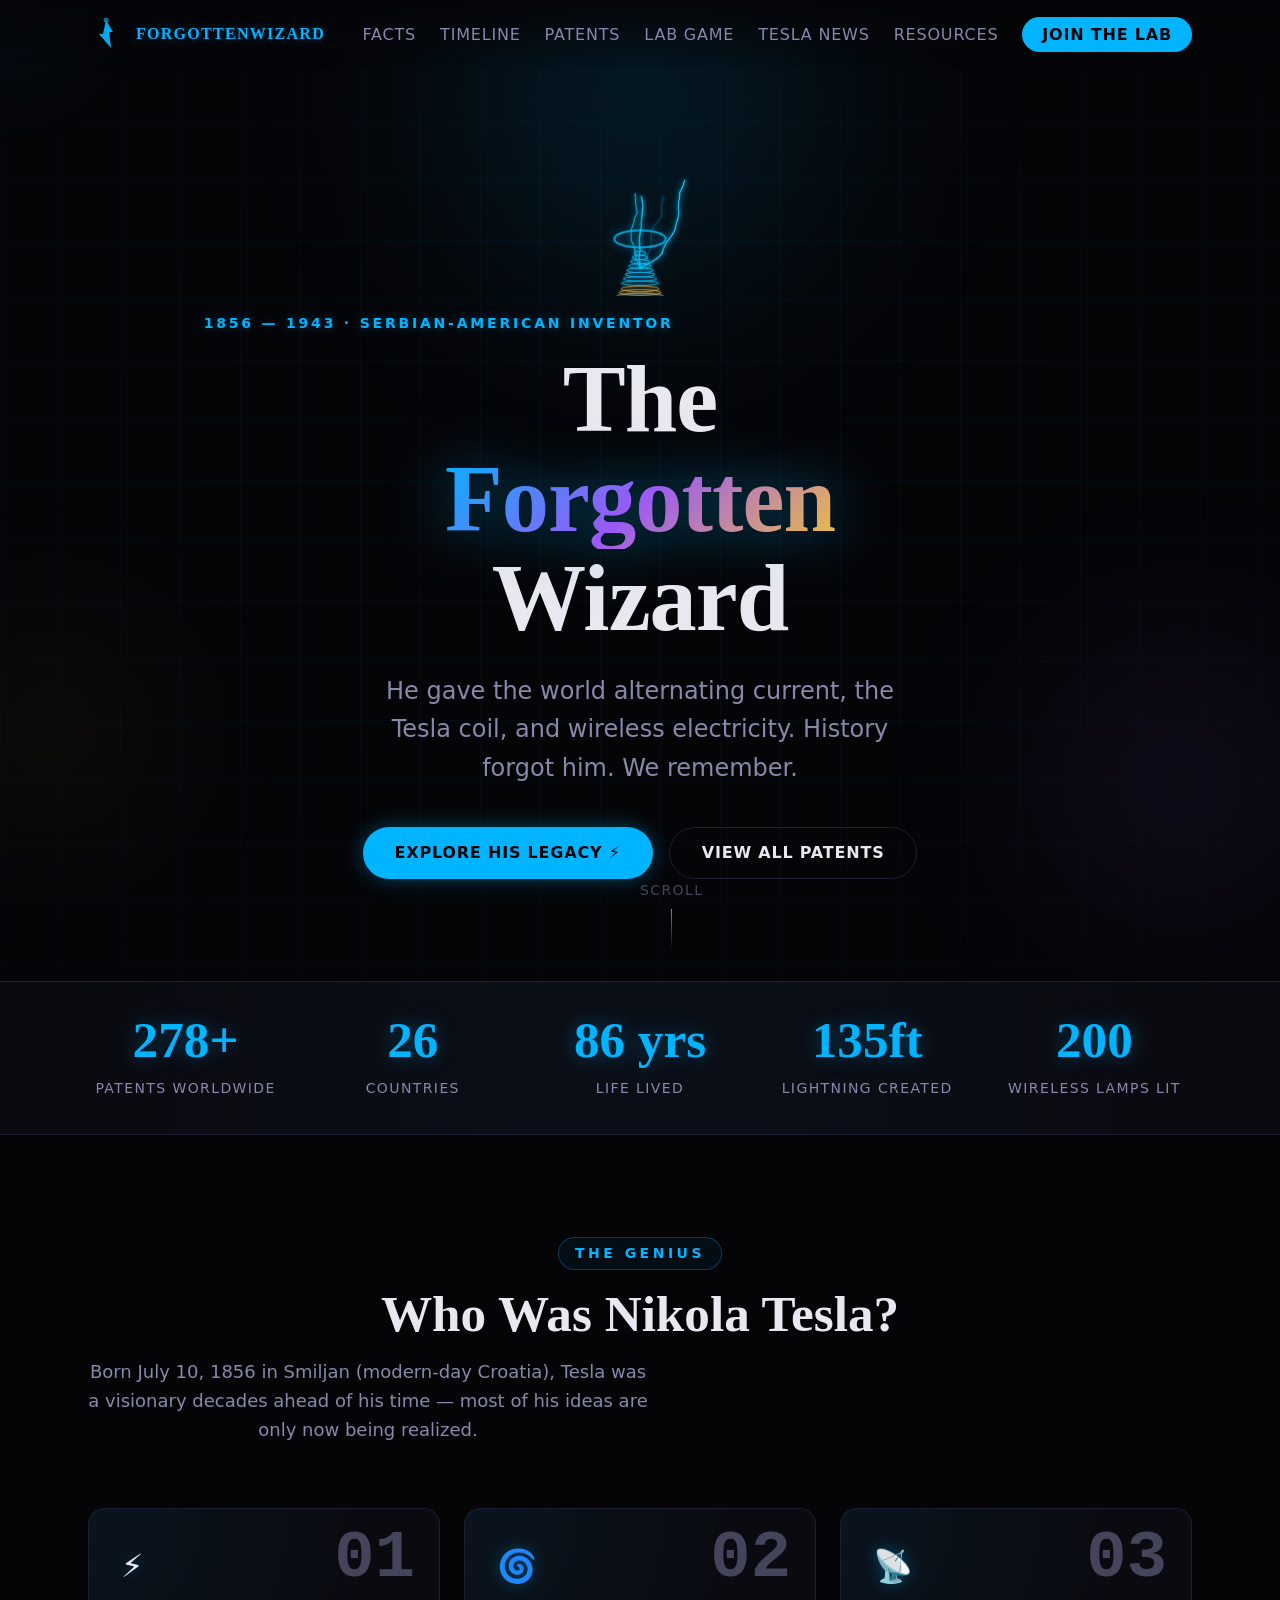
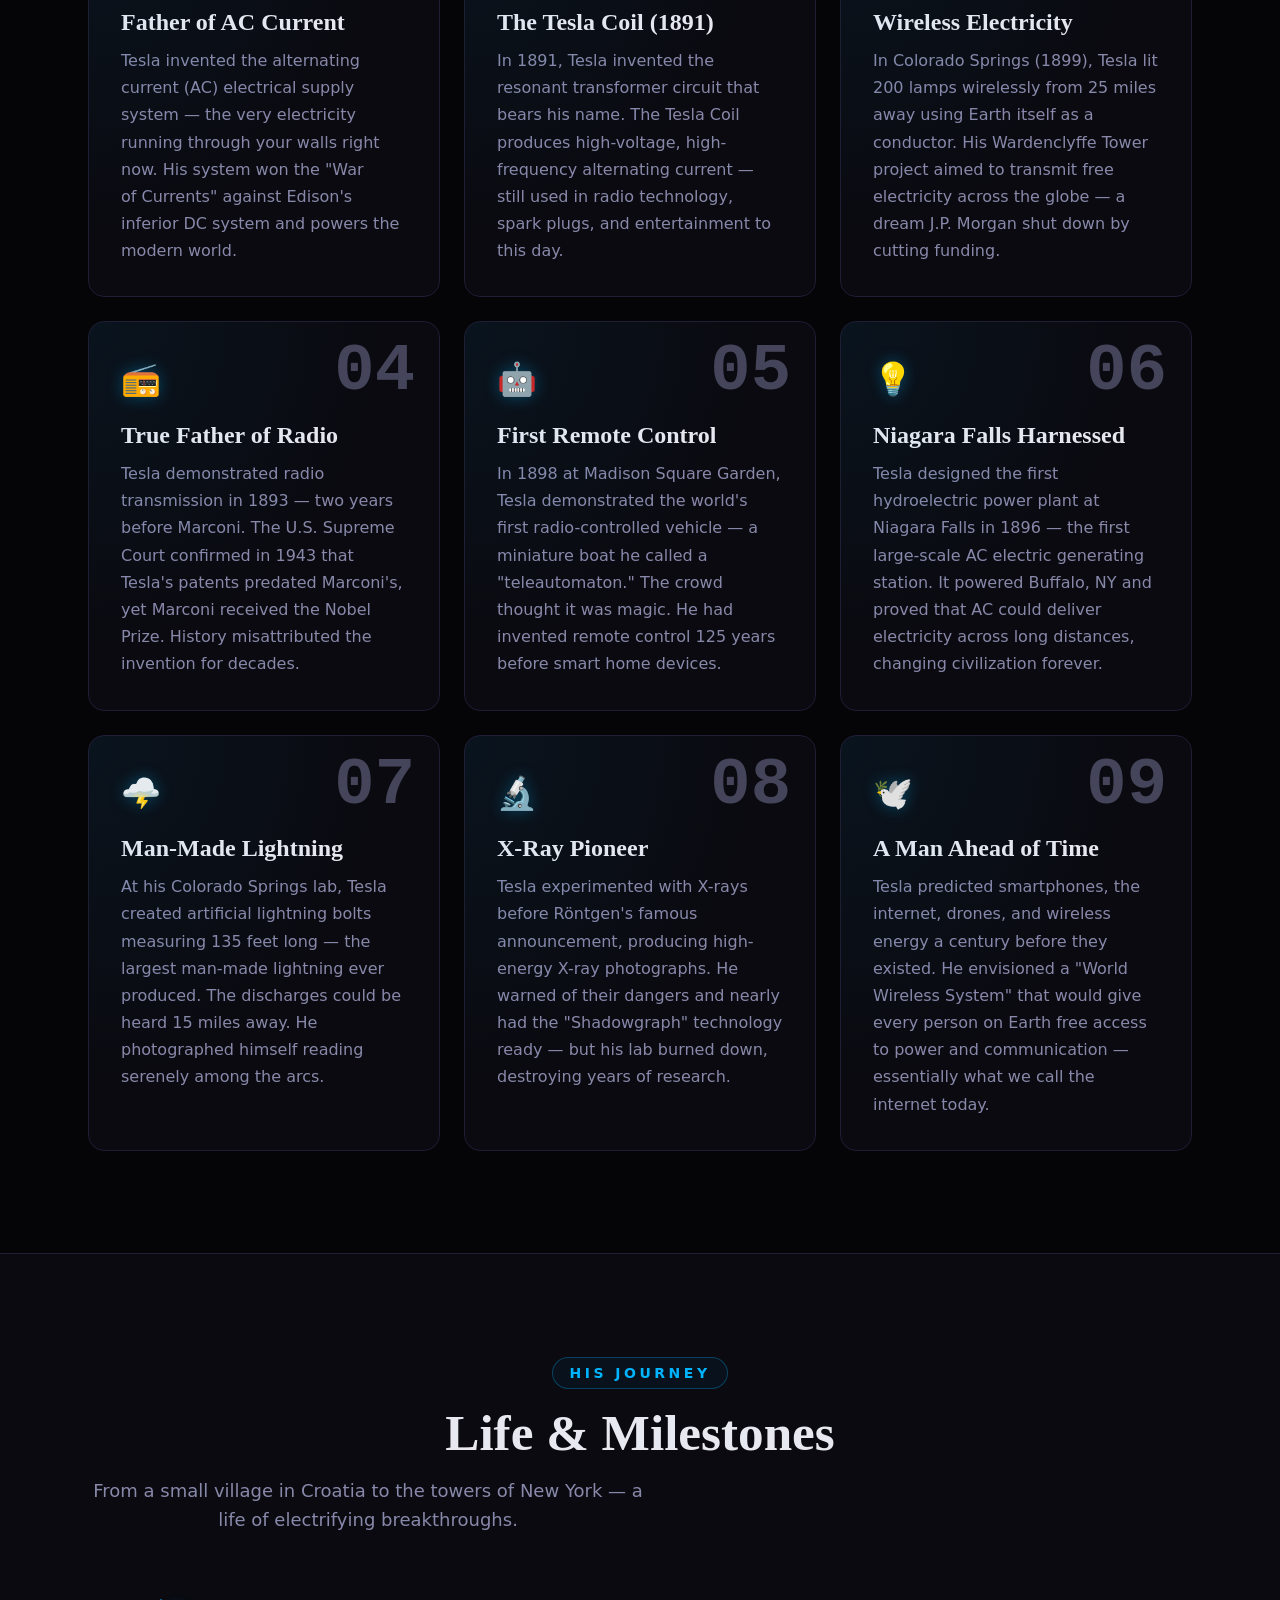
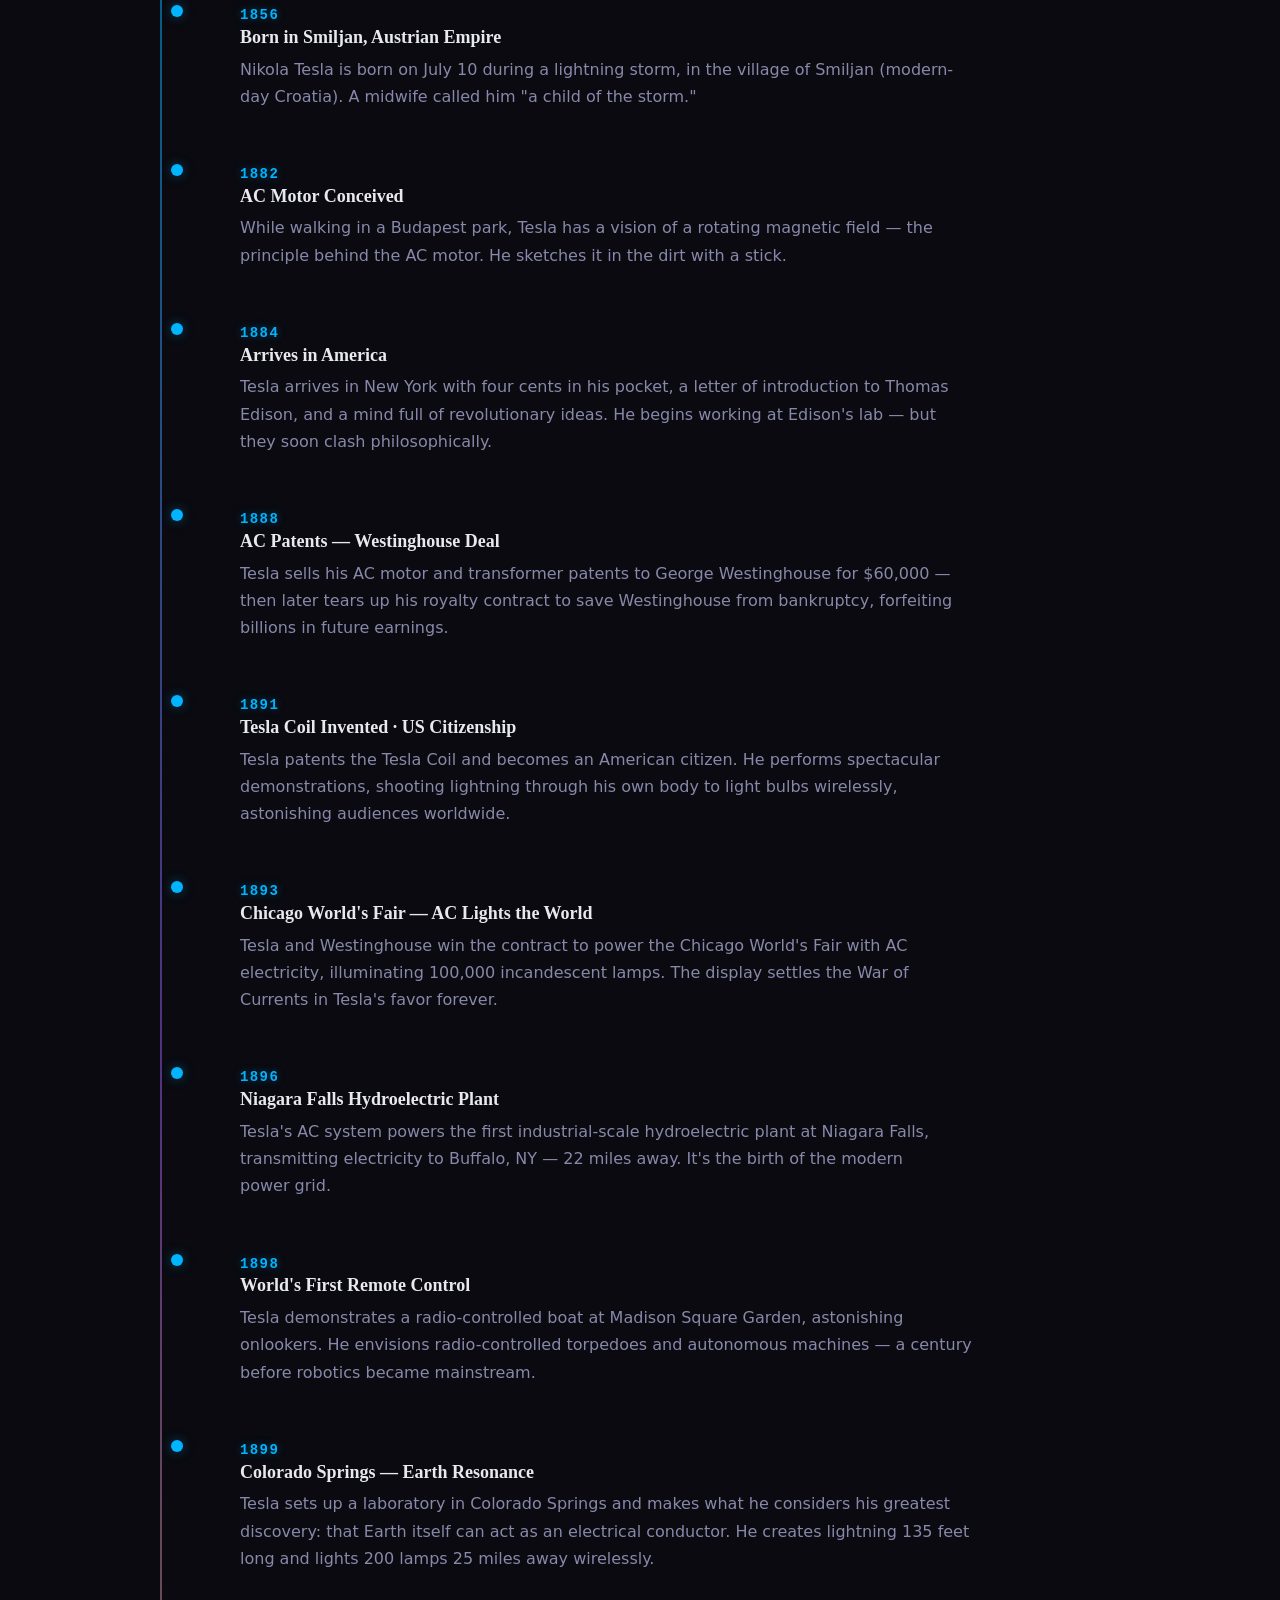
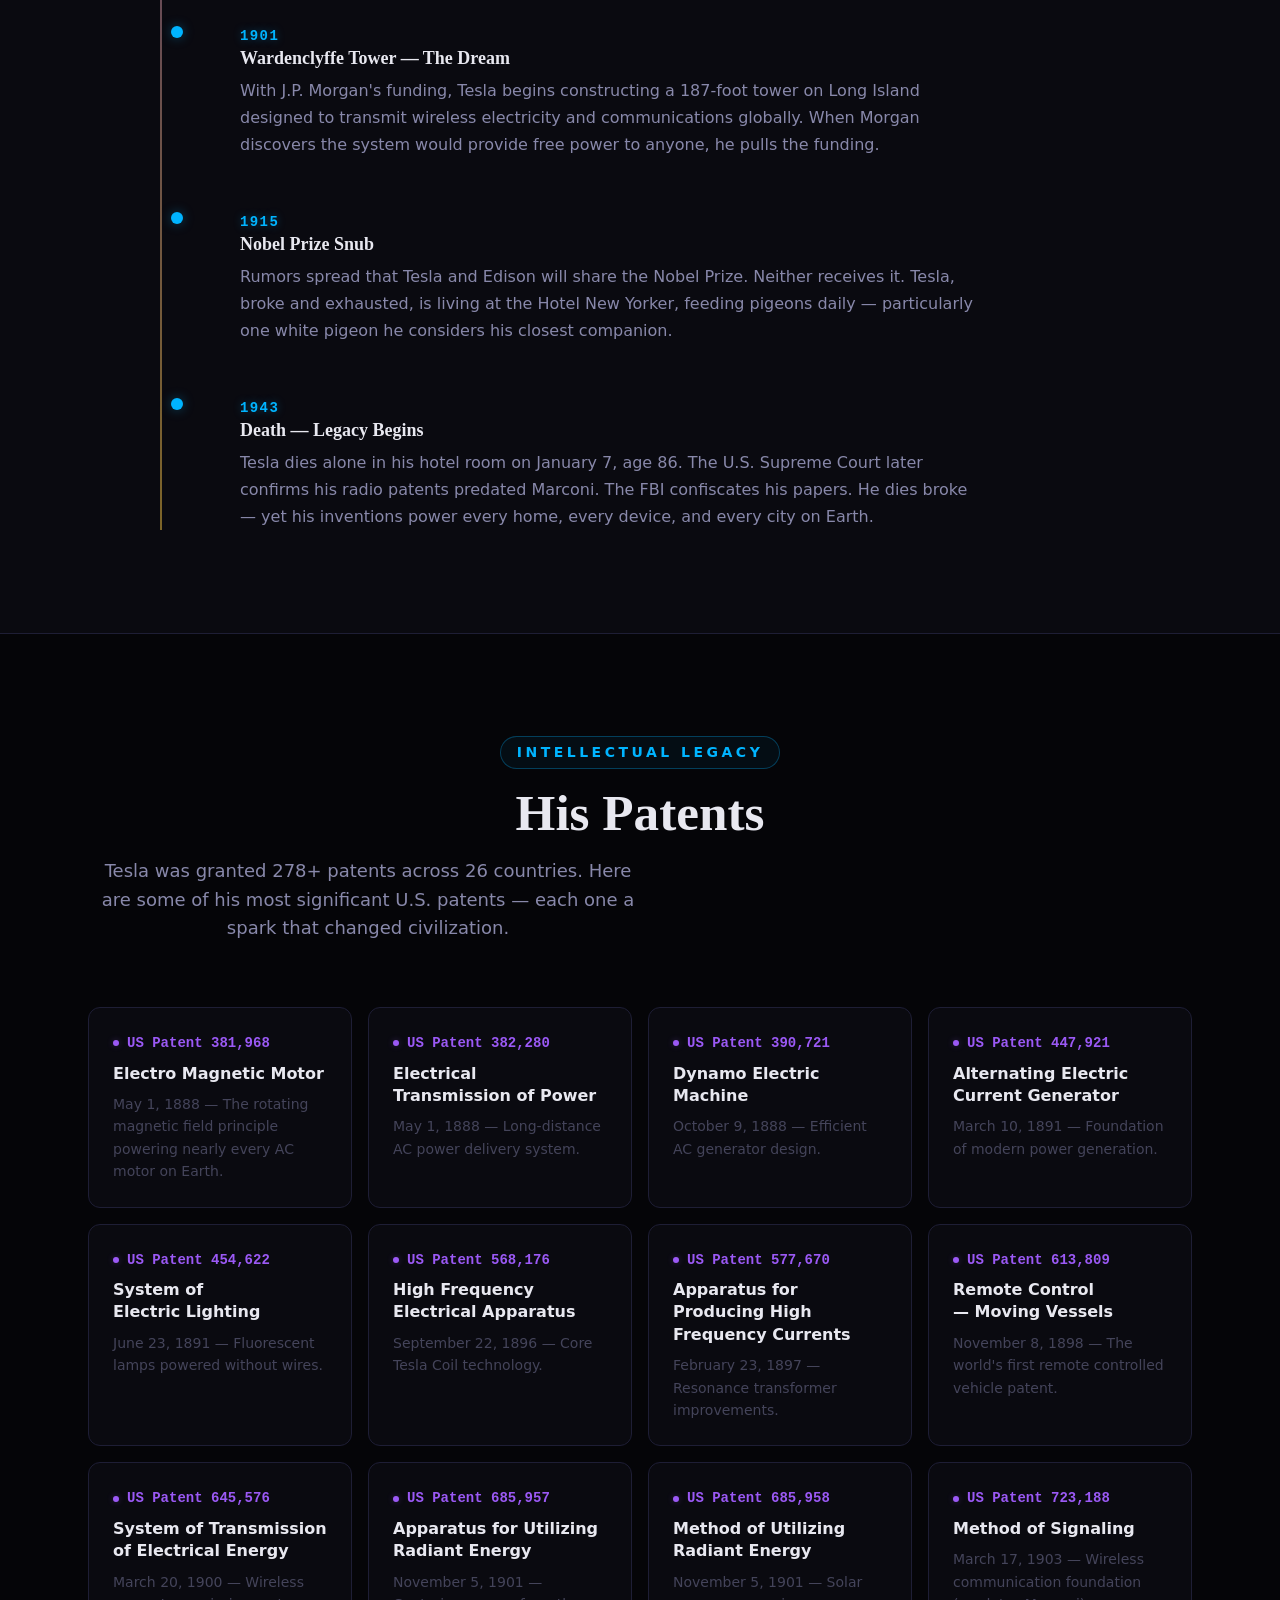
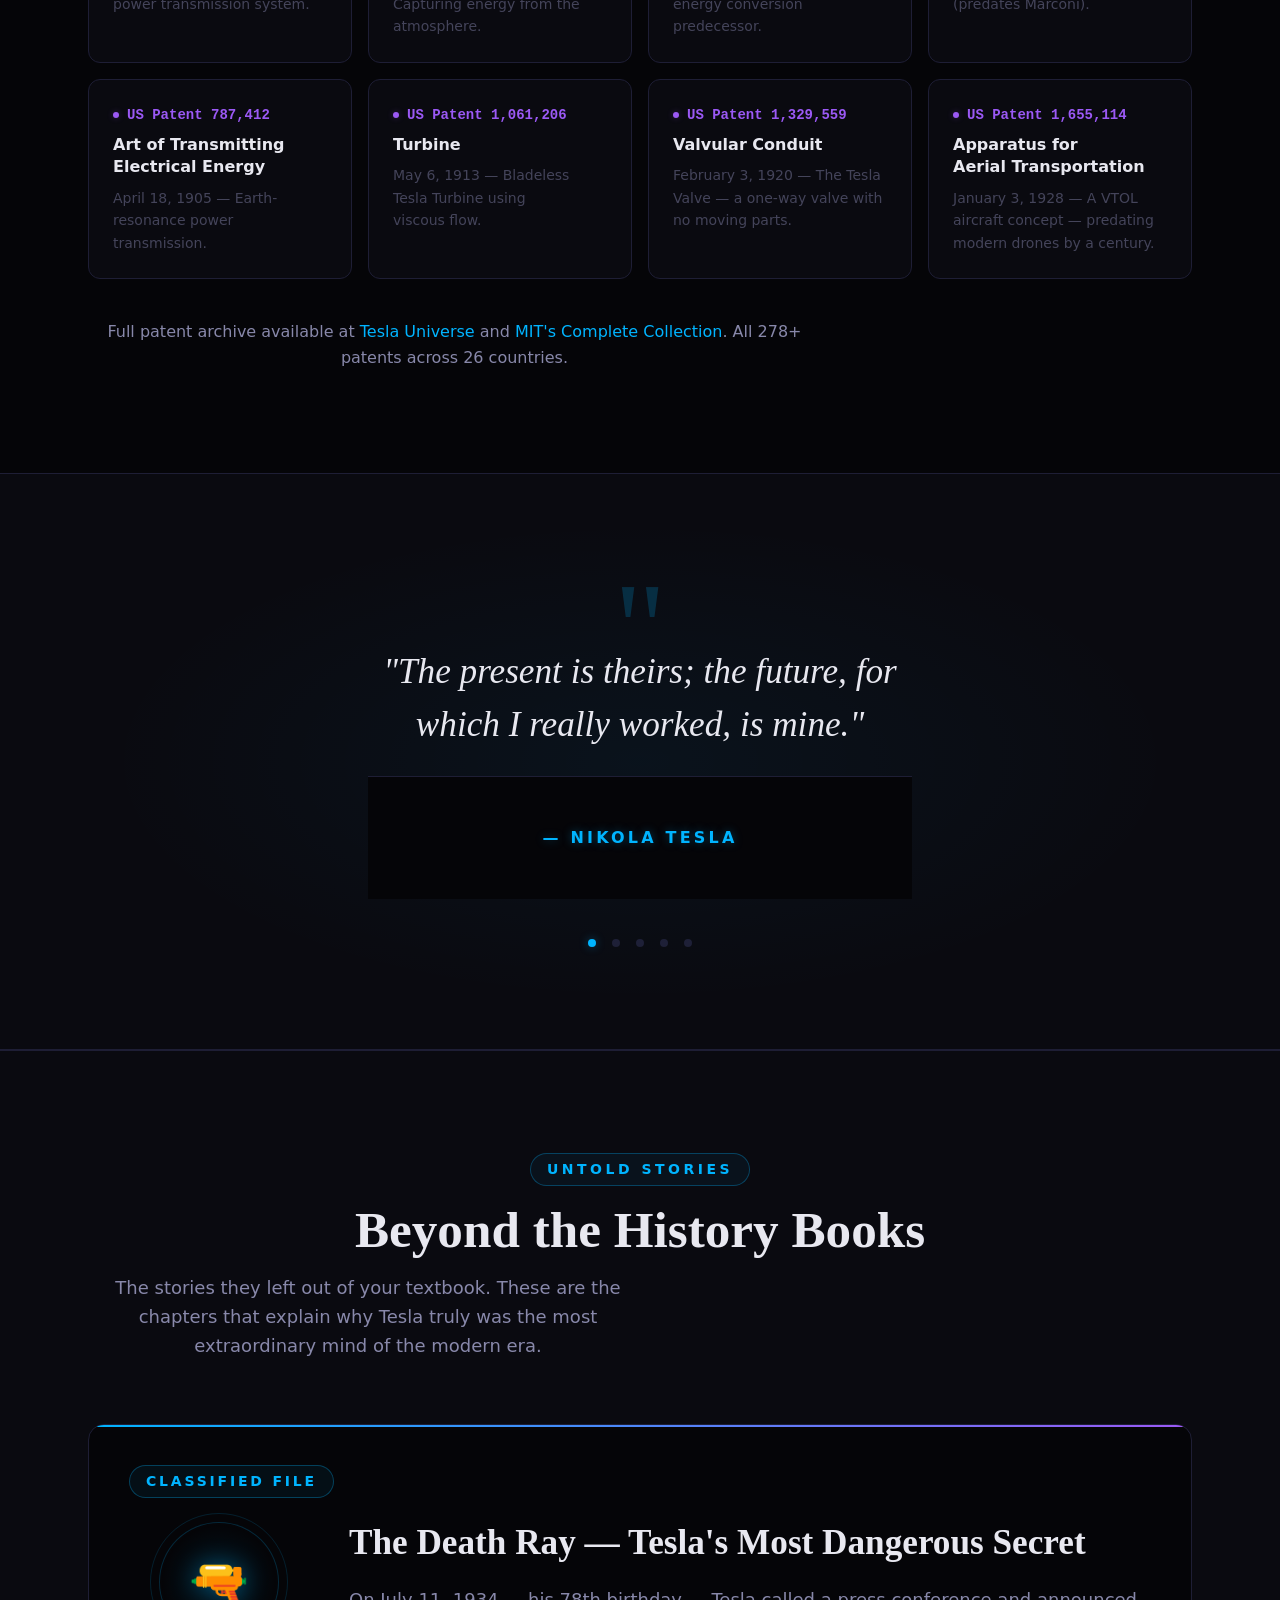
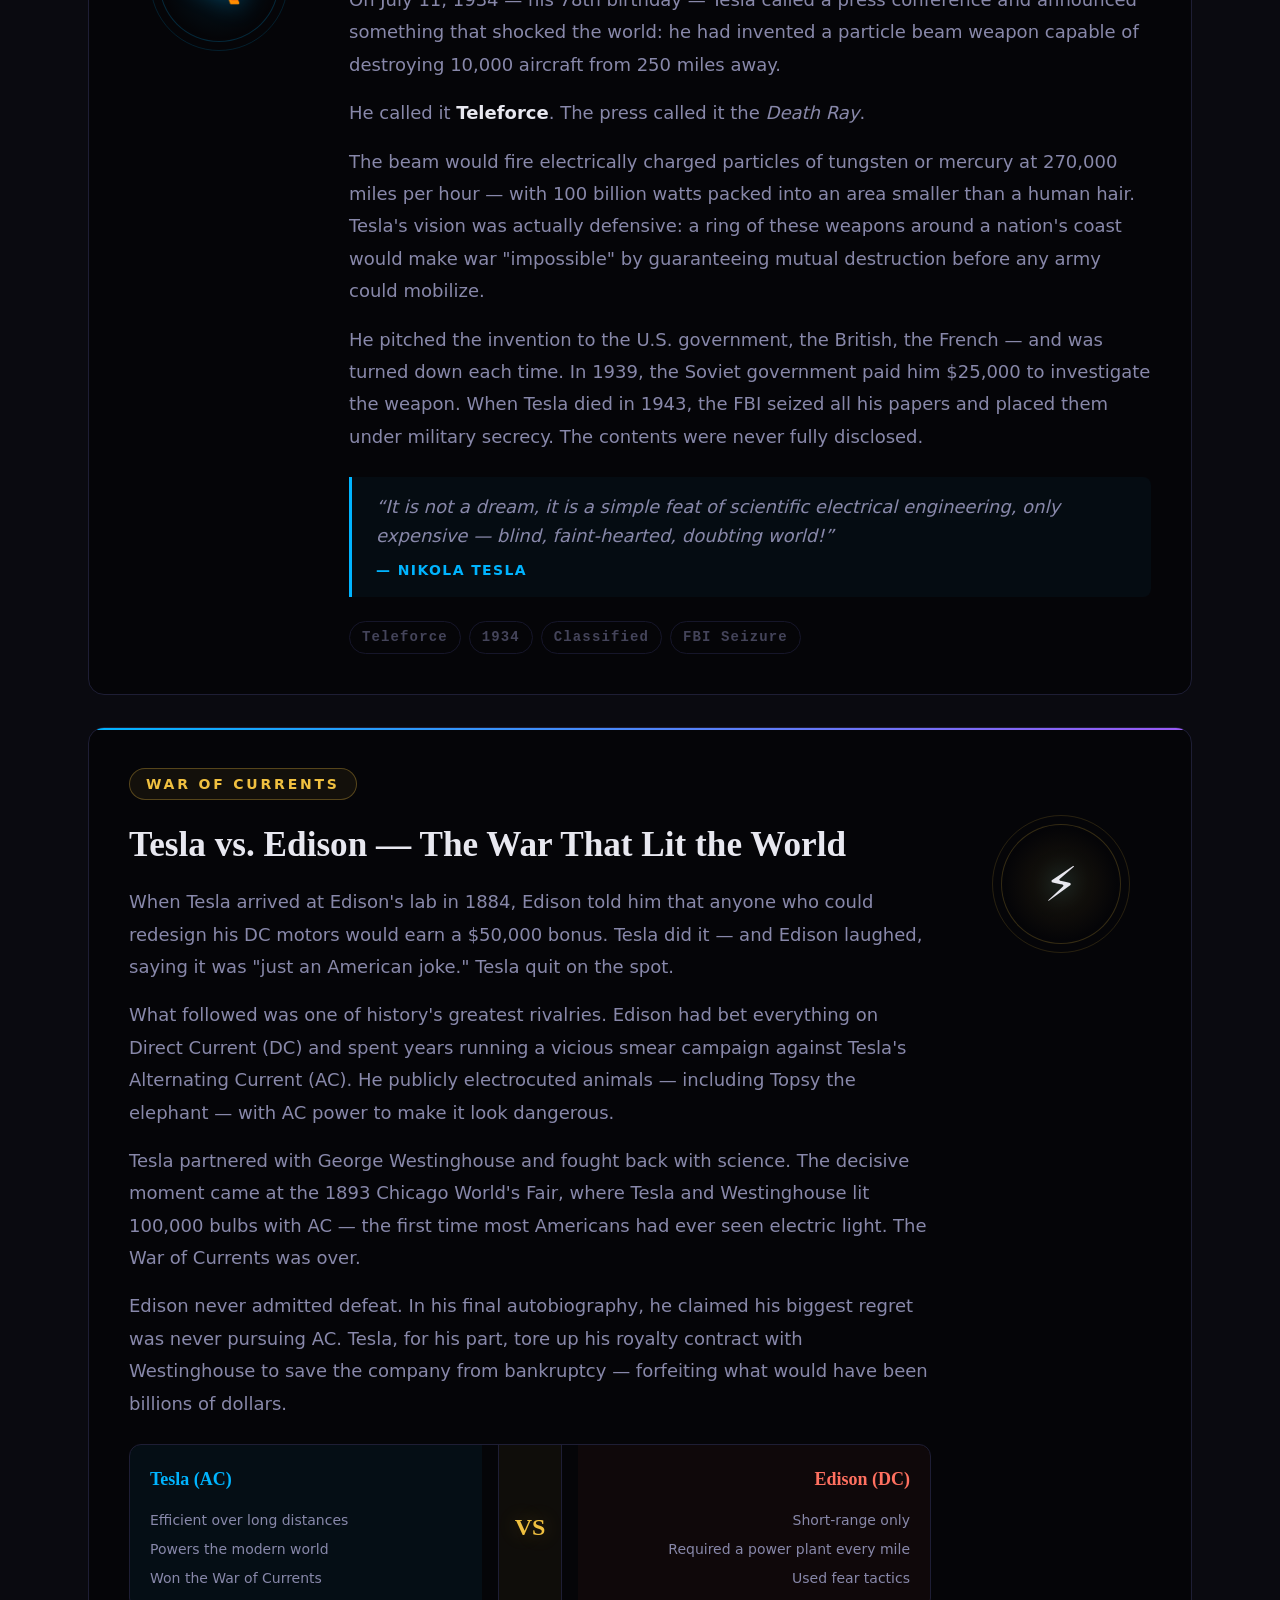
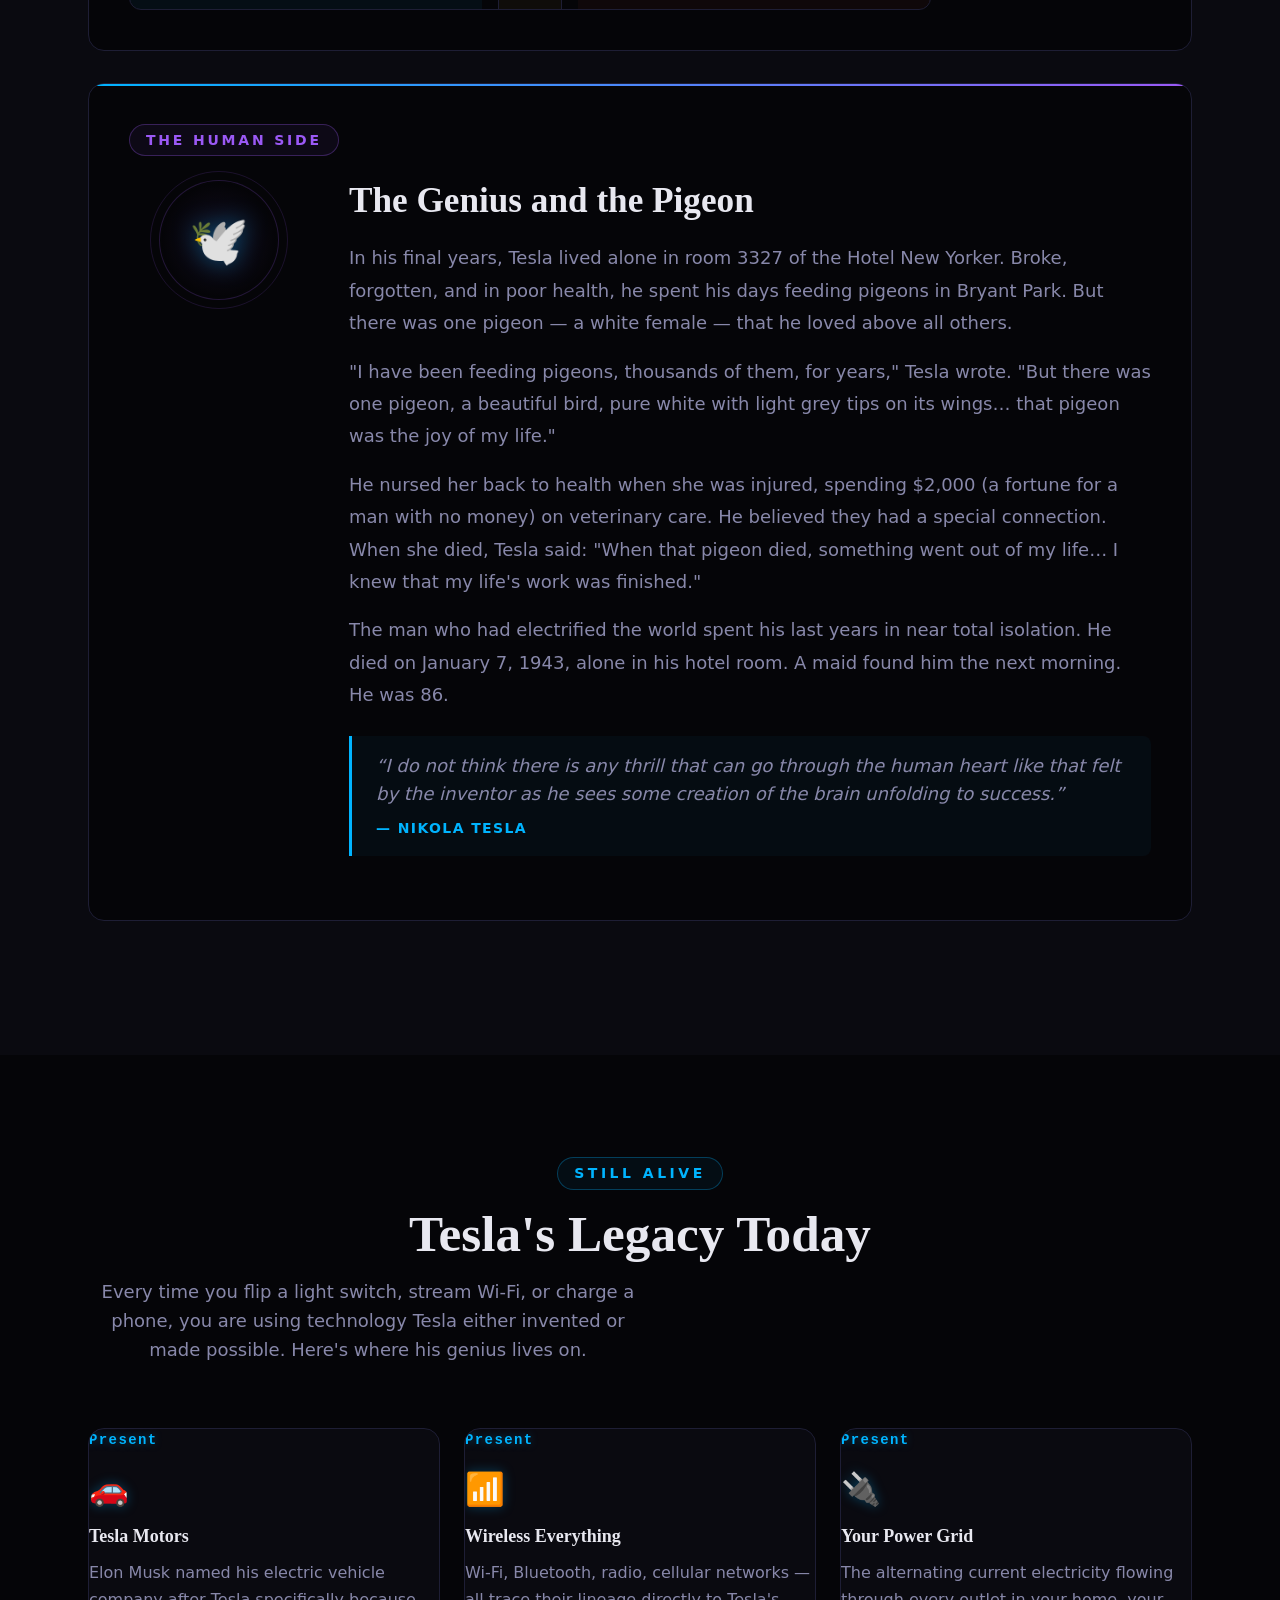
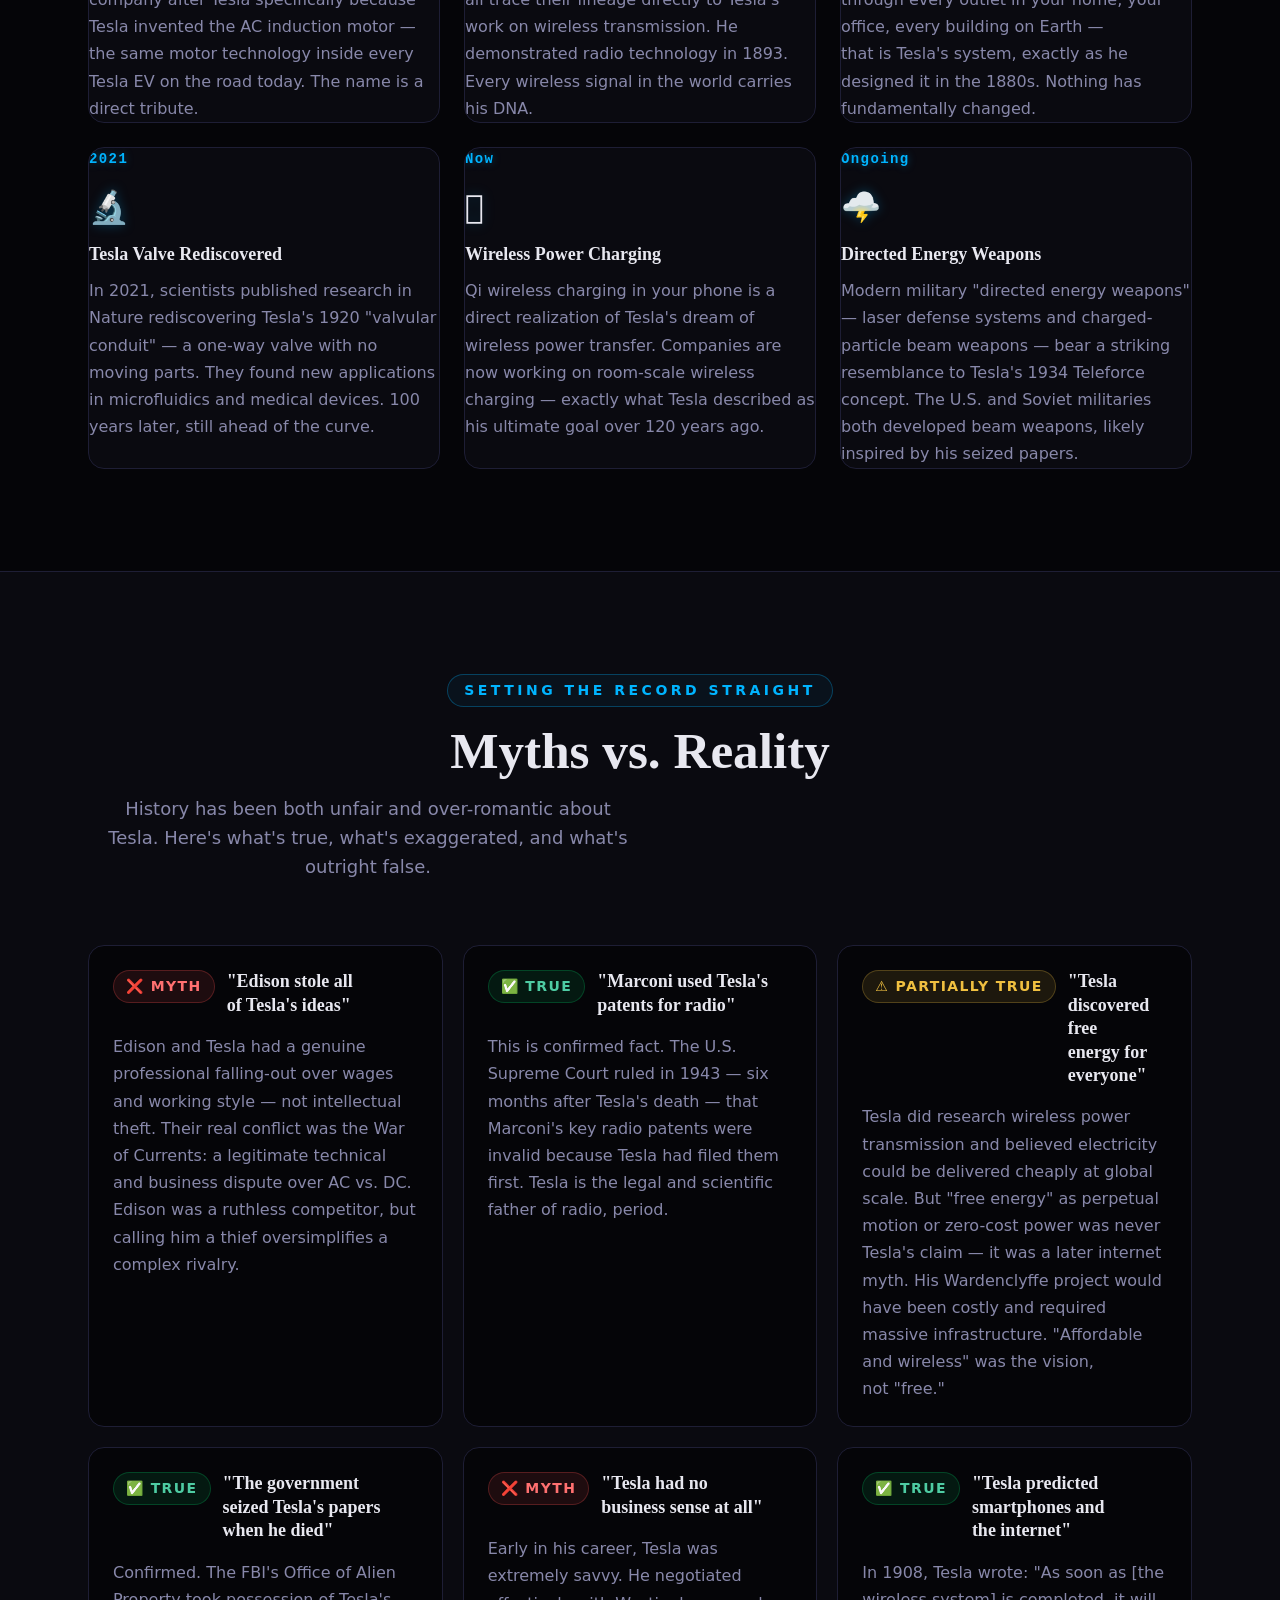
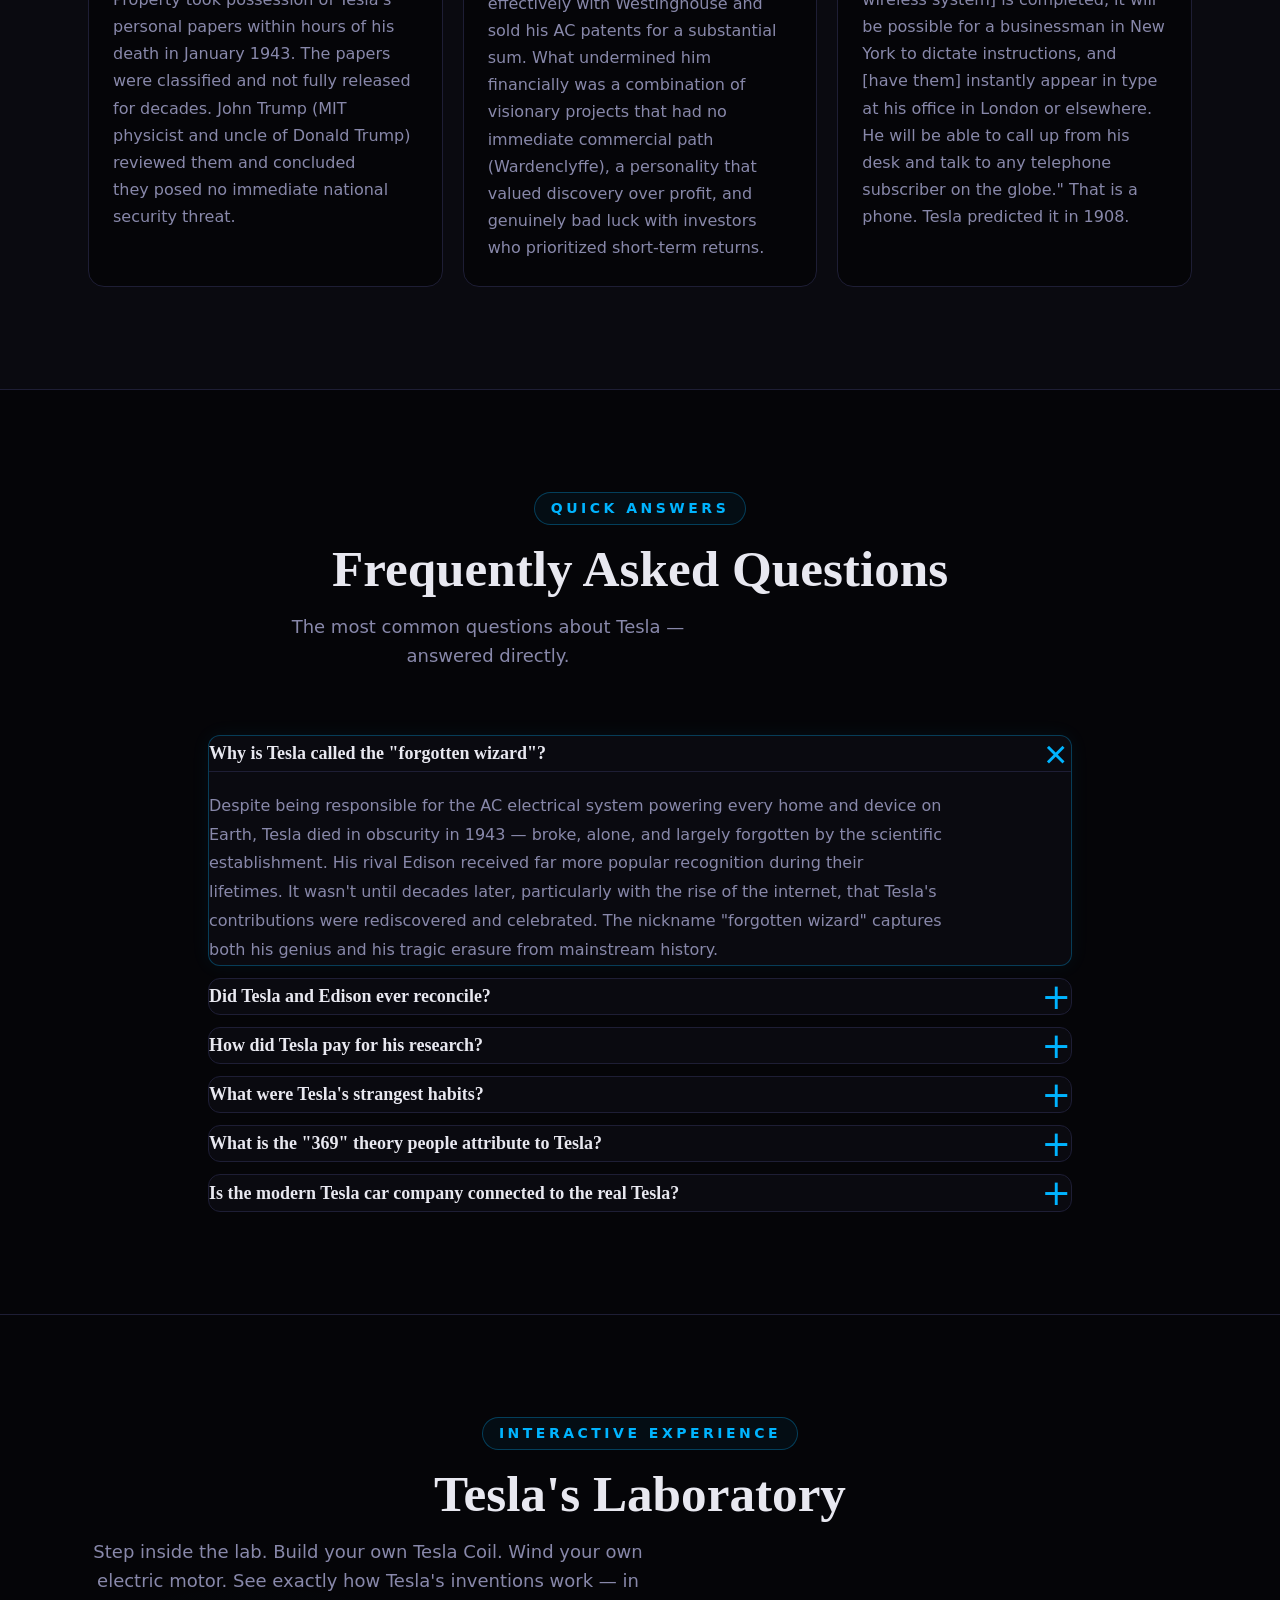
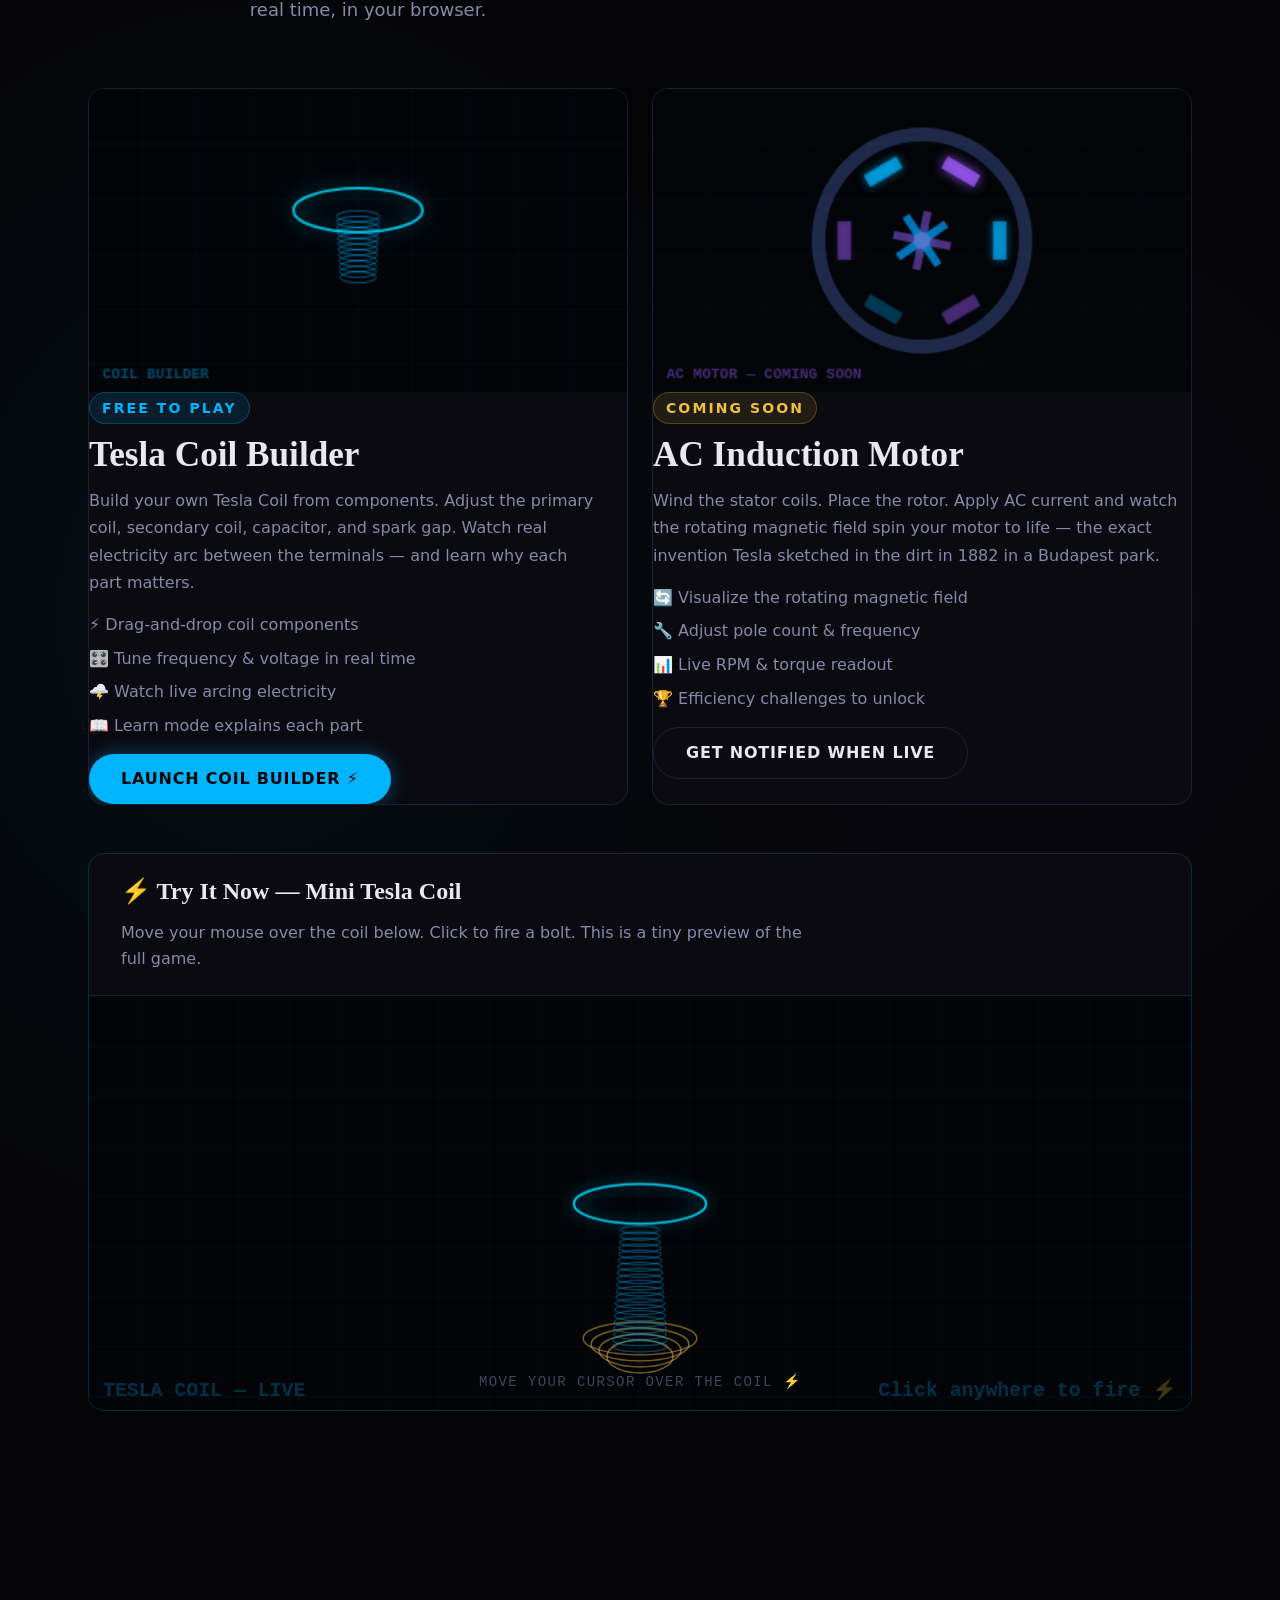
<file: index.html>
<!DOCTYPE html>

<html data-theme="dark" lang="en">
<head><link href="https://www.forgottenwizard.com/" rel="canonical"/>
<meta charset="utf-8"/><meta content="Nikola Tesla, Tesla biography, Tesla inventions, Tesla facts, Tesla coil, AC electricity, alternating current, Tesla patents, wireless electricity, Wardenclyffe Tower, Tesla vs Edison, War of Currents, rotating magnetic field, induction motor, Tesla Colorado Springs, Tesla predictions, Tesla free energy, Tesla radio invention, Tesla wireless charging, forgotten inventor, Serbian inventor, Tesla legacy, Tesla timeline, Tesla quotes, Tesla documentary, Tesla museum, Tesla Nobel Prize, Tesla death ray, John G. Trump Tesla memo, Tesla papers 1943, Tesla oscillator, Tesla turbine, Tesla valve, polyphase AC, Tesla fluorescent light, Tesla X-ray, Tesla birthday July 10, Tesla death January 7, forgottenwizard, the forgotten wizard, who invented AC electricity, who invented radio, Nikola Tesla facts for kids, Nikola Tesla inventions list, Tesla predictions 2026, Tesla 2026, wireless power transmission 2026, Tesla wireless energy real, Nikola Tesla Museum closure June 2026, Nikola Tesla Museum Belgrade June 28 2026, Nikola Tesla Museum permanent exhibition upgrades, Tesla radiant energy patent US685957A, apparatus for the utilization of radiant energy, NTT wireless power, NTT laser wireless power, Mitsubishi Heavy Industries wireless power, Nanki-Shirahama Airport laser power, Wakayama Prefecture laser power, DARPA wireless energy, Finland wireless electricity, Tesla dream coming true, laser wireless power, laser power transmission, power beaming, power beaming technology, wireless energy transfer, microwave power beaming, space-based solar power, electric arc lamp, commutator for dynamo-electric machines, US 335, 786, US 334, 823, Aalto University Tesla, Finland wireless power 2026, resonant coupling wireless electricity, Tesla resonant coil, wireless IoT power, Tesla 1891 lecture, Tesla 369, Tesla 3 6 9, Tesla numbers obsession, Tesla OCD, Tesla 369 myth, Tesla key to universe, Tesla viral 2026, Tesla manifestation debunked, Tesla Einstein meme, Nikola Tesla Albert Einstein, Slow English Tesla documentary, English Histoverse Nikola Tesla reaction image, Tesla Fluid Propulsion, Fluid Propulsion patent, April 29 1913, DARPA POWER program, laser power beaming 8.6 km, Teravec Technologies, AI restored Nikola Tesla video, lost Tesla footage AI, Ambivalence Nikola Tesla documentary, The Long Shadow Nikola Tesla documentary, Nikola Tesla - The Genius Who Lit the World and Died With Nothing, The History Profile Nikola Tesla documentary, Nikola Tesla: Genius or Mad Scientist, William C Brown microwave power, microwave power beam history, Goldstone 1975 wireless power, NASA wireless power experiment, power beaming history, William Brown helicopter microwave, 30 kilowatt wireless transmission, laser wireless power transmission, Nanki-Shirahama Airport, Wakayama Prefecture, NTT Mitsubishi Heavy Industries laser power, Nikola Tesla genius or mad scientist documentary, Nikola Tesla and Wireless Energy: A Technology Ahead of Its Time, The Reason of Reasons Nikola Tesla documentary, NTT Mitsubishi Heavy Industries wireless power, kilometer-scale power beaming, Nikola Tesla files still classified, Tesla papers 1943, Office of Alien Property Custodian Tesla, Mad Cave Nikola Tesla, Comixology Originals Nikola Tesla, Nikola Tesla graphic novel August 11 2026, The Rest Is Science Nikola Tesla, Nikola Tesla pigeon story, June 6 1884 Tesla arrives New York, Tesla arrived New York City, Tesla technical secrets history simplified, Sleep Saga Nikola Tesla, Wardenclyffe Tower documentary, World Wireless System, Japan space solar power 2026, Ohi-sama JAXA wireless energy, space-based solar power microwave beam, Tesla solar energy vision orbit, Tesla vanished from history books, Tesla antenna power output, radiant energy experiment, atmospheric electric field harvesting, atmospheric electricity harvesting, Tesla confiscated papers, Tesla missing research, Tesla papers after death, Room 3327 Tesla, Hotel New Yorker Room 3327, Tesla missing crates, Tesla Man from the Future exhibition, Tesla Museum Montenegro Niksic, Tesla Museum traveling exhibition 2026, Tesla 170th anniversary 2026, Nikola Tesla papers seized 1943, Tesla archive custody, Tesla files still classified documentary, Wardenclyffe Tower Shoreham, Tesla wireless transmission station, Tesla classified files, Tesla papers seized 1943, Tesla FBI inventory, FBI Tesla files, Tesla archives Belgrade, Tesla rock opera, Tesla Light It Up, Colorado Springs laboratory, wireless power transmission, NASA confirms Tesla wireless energy, Tesla wireless energy fact check, Tesla wireless power myths, teleforce paper 1944, Tesla teleforce, Tesla charged particle beam, Tesla papers seized after death, Tesla OAP inventory, Tesla trunks of papers 1943, Tesla AC system documentary, War of Currents explained, polyphase alternating current, Tesla Niagara Falls power, Wardenclyffe Tower wireless power, DW Documentary Nikola Tesla, Nikola Tesla DW Documentary June 2026, Nikola Tesla visionary who invented our future, inm1Uh6xGCE, Tesla antenna, Tesla antenna viral 2026, ambient energy harvesting, RF energy harvesting, atmospheric electricity harvesting experiment, Tesla antenna microwatts, Tesla antenna milliwatts, Tesla Hotel New Yorker Room 3327, Nikola Tesla Museum Belgrade closure June 28 2026, Nikola Tesla Museum closed June 28 July 2 2026, Nikola Tesla: The Man Who Saw the Future, Tesla documentary David Wiltshire, John Scott Medal Nikola Tesla, rotating magnetic field award" name="keywords"/>
<meta content="width=device-width, initial-scale=1.0" name="viewport"/>
<!-- ═══ SECURITY HEADERS ═══ -->
<!-- Content Security Policy: restrict resource origins -->
<meta content="default-src 'self'; script-src 'self' 'unsafe-inline' https://pagead2.googlesyndication.com https://www.googletagmanager.com; style-src 'self' 'unsafe-inline' https://fonts.googleapis.com; font-src https://fonts.gstatic.com; img-src 'self' data: https:; connect-src 'self'; frame-src https://www.youtube.com; object-src 'none'; base-uri 'self'; form-action 'self';" http-equiv="Content-Security-Policy"/>
<!-- Prevent clickjacking -->
<meta content="SAMEORIGIN" http-equiv="X-Frame-Options"/>
<!-- Prevent MIME sniffing -->
<meta content="nosniff" http-equiv="X-Content-Type-Options"/>
<!-- Referrer policy -->
<meta content="strict-origin-when-cross-origin" name="referrer"/>
<!-- Permissions policy: limit browser features -->
<meta content="camera=(), microphone=(), geolocation=(), payment=()" http-equiv="Permissions-Policy"/>
<!-- ═══ SEO ═══ -->
<meta content="ForgottenWizard.com — A tribute to Nikola Tesla, the visionary genius who gave the world alternating current, the Tesla Coil, and the dream of wireless electricity. Explore his life, patents, and legacy." name="description"/>
<meta content="index, follow" name="robots"/>
<meta content="ForgottenWizard.com" name="author"/>
<!-- ═══ OPEN GRAPH ═══ -->
<meta content="The Forgotten Wizard — Nikola Tesla" property="og:title"/>
<meta content="Discover the life, inventions, and forgotten legacy of Nikola Tesla — the man who illuminated the world." property="og:description"/>
<meta content="website" property="og:type"/>
<meta content="https://www.forgottenwizard.com/" property="og:url"/>
<meta content="ForgottenWizard.com" property="og:site_name"/>
<meta content="summary_large_image" name="twitter:card"/>
<meta content="The Forgotten Wizard — Nikola Tesla" name="twitter:title"/>
<meta content="The forgotten genius who lit the world. Explore Tesla's inventions, patents, and legacy." name="twitter:description"/>
<!-- ═══ STRUCTURED DATA ═══ -->
<script type="application/ld+json">{
  "@context": "https://schema.org",
  "@graph": [
    {
      "@type": "WebSite",
      "@id": "https://www.forgottenwizard.com/#website",
      "url": "https://www.forgottenwizard.com/",
      "name": "The Forgotten Wizard — Nikola Tesla",
      "description": "The most complete Nikola Tesla tribute on the web — facts, patents, timeline, interactive games, and Tesla news.",
      "publisher": {
        "@type": "Organization",
        "name": "Web Guy Nick LLC",
        "email": "info@webguynick.com"
      },
      "potentialAction": {
        "@type": "SearchAction",
        "target": "https://www.forgottenwizard.com/?s={search_term_string}",
        "query-input": "required name=search_term_string"
      },
      "dateModified": "2026-06-29"
    },
    {
      "@type": "WebPage",
      "@id": "https://www.forgottenwizard.com/#webpage",
      "url": "https://www.forgottenwizard.com/",
      "name": "Nikola Tesla — The Forgotten Wizard | Facts, Inventions & Legacy",
      "description": "Discover Nikola Tesla — the Serbian-American inventor of AC electricity, the Tesla coil, wireless power transmission, and radio. Explore 278 patents, interactive experiments, a full biography, historical timeline, and a free browser game. Updated daily with Tesla news.",
      "isPartOf": {
        "@id": "https://www.forgottenwizard.com/#website"
      },
      "about": {
        "@id": "https://www.forgottenwizard.com/#tesla"
      },
      "primaryImageOfPage": {
        "@type": "ImageObject",
        "url": "https://www.forgottenwizard.com/images/og-image-final.png",
        "width": 1200,
        "height": 630
      },
      "speakable": {
        "@type": "SpeakableSpecification",
        "cssSelector": [
          ".hero__title",
          ".hero__subtitle",
          ".fact-card__text",
          ".news-card__excerpt",
          ".faq-item__a"
        ]
      },
      "breadcrumb": {
        "@type": "BreadcrumbList",
        "itemListElement": [
          {
            "@type": "ListItem",
            "position": 1,
            "name": "Home",
            "item": "https://www.forgottenwizard.com/"
          }
        ]
      },
      "dateModified": "2026-06-29"
    },
    {
      "@type": "Person",
      "@id": "https://www.forgottenwizard.com/#tesla",
      "name": "Nikola Tesla",
      "alternateName": [
        "The Forgotten Wizard",
        "The Master of Lightning",
        "Tesla"
      ],
      "birthDate": "1856-07-10",
      "deathDate": "1943-01-07",
      "birthPlace": {
        "@type": "Place",
        "name": "Smiljan, Austrian Empire (modern-day Croatia)"
      },
      "deathPlace": {
        "@type": "Place",
        "name": "New York City, New York, USA"
      },
      "nationality": [
        {
          "@type": "Country",
          "name": "Serbia"
        },
        {
          "@type": "Country",
          "name": "United States"
        }
      ],
      "jobTitle": [
        "Inventor",
        "Electrical Engineer",
        "Mechanical Engineer",
        "Futurist"
      ],
      "description": "Nikola Tesla (July 10, 1856 – January 7, 1943) was a Serbian-American inventor and electrical engineer who designed the modern alternating current (AC) power system used worldwide. He held 278+ patents across 26 countries covering AC motors, the Tesla coil, radio transmission, wireless energy transfer, fluorescent lighting, X-ray devices, and remote control. Despite powering the modern world, Tesla died in poverty and obscurity — earning the nickname The Forgotten Wizard.",
      "knowsAbout": [
        "Alternating Current",
        "Tesla Coil",
        "Wireless Electricity",
        "Radio Transmission",
        "Rotating Magnetic Field",
        "AC Induction Motor",
        "Wardenclyffe Tower",
        "X-ray",
        "Remote Control",
        "Polyphase System",
        "Fluorescent Lighting",
        "Power Beaming"
      ],
      "award": [
        "Edison Medal (1916)",
        "Order of the White Eagle",
        "Order of St. Sava"
      ],
      "sameAs": [
        "https://en.wikipedia.org/wiki/Nikola_Tesla",
        "https://www.britannica.com/biography/Nikola-Tesla",
        "https://www.smithsonianmag.com/category/nikola-tesla/",
        "https://www.pbs.org/tesla/",
        "https://teslaresearchlibrary.com/"
      ],
      "dateModified": "2026-06-29"
    },
    {
      "@type": "Article",
      "@id": "https://www.forgottenwizard.com/#article",
      "headline": "Nikola Tesla: The Forgotten Wizard Who Powered the Modern World",
      "description": "A comprehensive educational resource about Nikola Tesla — his life, patents, inventions, and enduring scientific legacy. Includes interactive Tesla coil simulation, patent explorer, historical timeline, and curated Tesla news updated daily.",
      "author": {
        "@type": "Organization",
        "name": "Web Guy Nick LLC"
      },
      "publisher": {
        "@type": "Organization",
        "name": "Web Guy Nick LLC",
        "email": "info@webguynick.com"
      },
      "datePublished": "2025-01-01",
      "about": {
        "@id": "https://www.forgottenwizard.com/#tesla"
      },
      "image": "https://www.forgottenwizard.com/images/og-image-final.png",
      "mainEntityOfPage": "https://www.forgottenwizard.com/",
      "keywords": "Nikola Tesla, Tesla inventions, AC electricity, Tesla coil, wireless power, Tesla patents, War of Currents, Wardenclyffe Tower",
      "dateModified": "2026-06-29"
    },
    {
      "@type": "FAQPage",
      "mainEntity": [
        {
          "@type": "Question",
          "name": "What did Nikola Tesla invent?",
          "acceptedAnswer": {
            "@type": "Answer",
            "text": "Nikola Tesla invented the AC induction motor, Tesla coil, polyphase AC electricity system, radio transmission, wireless electricity transfer, fluorescent lighting, remote control, and numerous other electrical devices. He held 278+ patents across 26 countries."
          }
        },
        {
          "@type": "Question",
          "name": "Did Tesla invent radio or Marconi?",
          "acceptedAnswer": {
            "@type": "Answer",
            "text": "Tesla invented radio. The U.S. Supreme Court ruled in 1943 that Tesla's radio patents predated Marconi's, officially recognizing Tesla as the inventor of radio transmission."
          }
        },
        {
          "@type": "Question",
          "name": "Why is Tesla called the forgotten wizard?",
          "acceptedAnswer": {
            "@type": "Answer",
            "text": "Tesla died penniless and nearly forgotten in 1943, despite inventing the technologies that power modern civilization. His rival Thomas Edison had far better marketing and business connections. Tesla was largely erased from popular history for decades, earning him the nickname 'The Forgotten Wizard.'"
          }
        },
        {
          "@type": "Question",
          "name": "How many patents did Nikola Tesla have?",
          "acceptedAnswer": {
            "@type": "Answer",
            "text": "Nikola Tesla was granted 278+ patents in 26 countries throughout his lifetime, covering inventions in AC electricity, radio, motors, generators, turbines, and wireless energy transmission."
          }
        },
        {
          "@type": "Question",
          "name": "Is wireless charging based on Tesla's work?",
          "acceptedAnswer": {
            "@type": "Answer",
            "text": "Yes. The resonant electromagnetic coupling principle behind modern wireless charging (Qi standard, wireless earbuds, etc.) is directly descended from Tesla's 1891 experiments at Columbia College, where he lit lamps wirelessly using high-frequency resonant coils."
          }
        },
        {
          "@type": "Question",
          "name": "What was Tesla's greatest unfulfilled project?",
          "acceptedAnswer": {
            "@type": "Answer",
            "text": "Wardenclyffe Tower, built on Long Island 1901–1902 and funded by J.P. Morgan, was Tesla's most ambitious project: a 187-foot tower designed to transmit electricity and communications wirelessly around the globe. Funding collapsed in 1906 and the tower was demolished in 1917."
          }
        }
      ],
      "dateModified": "2026-06-29"
    }
  ]
}</script>
<!-- ═══════════════════════════════════
     PAGE TITLE & SEO
     ════════════════════════════════════ -->
<title>Nikola Tesla — The Forgotten Wizard | Facts, Inventions &amp; Legacy</title>
<!-- Primary Meta -->
<meta content="Discover Nikola Tesla — the inventor of AC electricity, Tesla coil, wireless power, and radio. Interactive facts, 278 patents, biography, timeline, and a free browser game. The most complete Tesla tribute on the web." name="description"/>
<meta content="index, follow, max-snippet:-1, max-image-preview:large, max-video-preview:-1" name="robots"/>
<meta content="Web Guy Nick LLC" name="author"/>
<meta content="GhNW1gT9uk4Vv_DAsEWGQd9BQC-BeYOlmPi84qZwtM8" name="google-site-verification"/>
<meta content="#050508" name="theme-color"/>
<!-- Open Graph (Facebook, LinkedIn, Discord, iMessage) -->
<meta content="website" property="og:type"/>
<meta content="https://www.forgottenwizard.com/" property="og:url"/>
<meta content="Nikola Tesla — The Forgotten Wizard | Facts, Inventions &amp; Legacy" property="og:title"/>
<meta content="The inventor of AC electricity, the Tesla coil, and wireless power. Explore 278 patents, an interactive timeline, deep-dive stories, and a playable Tesla Coil Builder. Free forever." property="og:description"/>
<meta content="https://www.forgottenwizard.com/images/og-image-final.png" property="og:image"/>
<meta content="1200" property="og:image:width"/>
<meta content="630" property="og:image:height"/>
<meta content="The Forgotten Wizard — Nikola Tesla tribute website with electric Tesla coil and lightning" property="og:image:alt"/>
<meta content="The Forgotten Wizard" property="og:site_name"/>
<meta content="en_US" property="og:locale"/>
<!-- Twitter / X Card -->
<meta content="summary_large_image" name="twitter:card"/>
<meta content="@crazycatvid" name="twitter:site"/>
<meta content="Nikola Tesla — The Forgotten Wizard" name="twitter:title"/>
<meta content="AC electricity. Tesla coil. Wireless power. Radio. One man invented all of it — and history forgot him. We remember." name="twitter:description"/>
<meta content="https://www.forgottenwizard.com/images/og-image-final.png" name="twitter:image"/>
<meta content="Tesla coil firing lightning bolts — The Forgotten Wizard" name="twitter:image:alt"/>
<!-- Favicon — all sizes -->
<link href="images/favicon.ico" rel="icon" type="image/x-icon"/>
<link href="images/favicon-16.png" rel="icon" sizes="16x16" type="image/png"/>
<link href="images/favicon-32.png" rel="icon" sizes="32x32" type="image/png"/>
<link href="images/favicon-192.png" rel="icon" sizes="192x192" type="image/png"/>
<link href="images/apple-touch-icon.png" rel="apple-touch-icon" sizes="180x180"/>
<meta content="images/favicon-192.png" name="msapplication-TileImage"/>
<meta content="#050508" name="msapplication-TileColor"/>
<!-- Fonts -->
<link href="https://fonts.googleapis.com" rel="preconnect"/>
<link crossorigin="" href="https://fonts.gstatic.com" rel="preconnect"/>
<link href="https://fonts.googleapis.com/css2?family=Cinzel:wght@400;600;700;900&amp;family=Inter:wght@400;500;600&amp;family=JetBrains+Mono:wght@400;600;700&amp;display=swap" rel="stylesheet"/>
<!-- Styles -->
<link href="css/style.css" rel="stylesheet"/>
<!-- Google AdSense -->
<script async="" crossorigin="anonymous" src="https://pagead2.googlesyndication.com/pagead/js/adsbygoogle.js?client=ca-pub-8440835933078437"></script>
</head>
<body>
<!-- Global lightning canvas -->
<canvas aria-hidden="true" id="lightning-canvas"></canvas>
<!-- Cursor glow -->
<div aria-hidden="true" id="cursor-glow"></div>
<!-- Scroll progress bar -->
<div aria-hidden="true" id="scroll-progress"></div>
<!-- ═══════════════════════════════════════
       NAVIGATION
  ═══════════════════════════════════════ -->
<nav aria-label="Main navigation" class="nav">
<div class="container">
<div class="nav__inner">
<!-- Logo -->
<a aria-label="ForgottenWizard Home" class="nav__logo" href="#">
<svg aria-hidden="true" class="nav__logo-mark" fill="none" viewbox="0 0 36 36">
<rect fill="#050508" height="36" rx="8" width="36"></rect>
<path d="M18 4 L25 16 H21 L23 32 L11 18 H15 Z" fill="#00b4ff" opacity="0.95"></path>
<circle cx="18" cy="4" fill="#00b4ff" opacity="0.6" r="2.5"></circle>
</svg>
<span class="nav__logo-text">ForgottenWizard</span>
</a>
<!-- Desktop links -->
<ul class="nav__links" role="list">
<li><a href="#facts">Facts</a></li>
<li><a href="#timeline">Timeline</a></li>
<li><a href="#patents">Patents</a></li>
<li><a href="#lab">Lab Game</a></li>
<li><a href="#news">Tesla News</a></li>
<li><a href="#support">Resources</a></li>
<li><a class="nav__cta" href="#newsletter">Join the Lab</a></li>
</ul>
<!-- Hamburger -->
<button aria-expanded="false" aria-label="Open menu" class="nav__hamburger">
<span></span><span></span><span></span>
</button>
</div>
</div>
</nav>
<!-- ═══════════════════════════════════════
       HERO
  ═══════════════════════════════════════ -->
<section aria-labelledby="hero-title" class="hero" id="home">
<div aria-hidden="true" class="hero__bg-grid"></div>
<div aria-hidden="true" class="hero__orb hero__orb--1"></div>
<div aria-hidden="true" class="hero__orb hero__orb--2"></div>
<div aria-hidden="true" class="hero__orb hero__orb--3"></div>
<div class="container" style="position:relative;z-index:2;">
<!-- Mini Tesla coil canvas -->
<div aria-hidden="true" class="hero__coil-container">
<canvas height="280" id="hero-coil-canvas" width="280"></canvas>
</div>
<p class="hero__eyebrow">1856 — 1943 · Serbian-American Inventor</p>
<h1 class="hero__title" id="hero-title">
<span class="hero__title-line hero__title-line--plain">The</span>
<span class="hero__title-line hero__title-line--gradient">Forgotten</span>
<span class="hero__title-line hero__title-line--plain">Wizard</span>
</h1>
<p class="hero__sub">
        He gave the world alternating current, the Tesla coil, and wireless electricity.
        History forgot him. We remember.
      </p>
<div class="hero__btns">
<a class="btn btn--primary" href="#facts">Explore His Legacy ⚡</a>
<a class="btn btn--outline" href="#patents">View All Patents</a>
</div>
</div>
<div aria-hidden="true" class="hero__scroll">
<span>Scroll</span>
<div class="hero__scroll-bar"></div>
</div>
</section>
<!-- ═══════════════════════════════════════
       STATS BAR
  ═══════════════════════════════════════ -->
<div aria-label="Key statistics about Nikola Tesla" class="stats-bar">
<div class="container">
<div class="stats-grid">
<div class="stat fade-in">
<span class="stat__number" data-count="278" data-suffix="+">0</span>
<span class="stat__label">Patents Worldwide</span>
</div>
<div class="stat fade-in">
<span class="stat__number" data-count="26" data-suffix="">0</span>
<span class="stat__label">Countries</span>
</div>
<div class="stat fade-in">
<span class="stat__number" data-count="86" data-suffix=" yrs">0</span>
<span class="stat__label">Life Lived</span>
</div>
<div class="stat fade-in">
<span class="stat__number" data-count="135" data-suffix="ft">0</span>
<span class="stat__label">Lightning Created</span>
</div>
<div class="stat fade-in">
<span class="stat__number" data-count="200" data-suffix="">0</span>
<span class="stat__label">Wireless Lamps Lit</span>
</div>
</div>
</div>
</div>
<!-- ═══════════════════════════════════════
       FACTS
  ═══════════════════════════════════════ -->
<section aria-labelledby="facts-title" class="facts" id="facts">
<div class="container">
<header class="facts__header">
<span class="section-label">The Genius</span>
<h2 class="section-title" id="facts-title">Who Was Nikola Tesla?</h2>
<p class="section-desc">Born July 10, 1856 in Smiljan (modern-day Croatia), Tesla was a visionary decades ahead of his time — most of his ideas are only now being realized.</p>
</header>
<div class="facts-grid">
<article class="fact-card fade-in">
<span class="fact-card__number">01</span>
<div class="fact-card__icon">⚡</div>
<h3 class="fact-card__title">Father of AC Current</h3>
<p class="fact-card__text">Tesla invented the alternating current (AC) electrical supply system — the very electricity running through your walls right now. His system won the "War of Currents" against Edison's inferior DC system and powers the modern world.</p>
</article>
<article class="fact-card fade-in">
<span class="fact-card__number">02</span>
<div class="fact-card__icon">🌀</div>
<h3 class="fact-card__title">The Tesla Coil (1891)</h3>
<p class="fact-card__text">In 1891, Tesla invented the resonant transformer circuit that bears his name. The Tesla Coil produces high-voltage, high-frequency alternating current — still used in radio technology, spark plugs, and entertainment to this day.</p>
</article>
<article class="fact-card fade-in">
<span class="fact-card__number">03</span>
<div class="fact-card__icon">📡</div>
<h3 class="fact-card__title">Wireless Electricity</h3>
<p class="fact-card__text">In Colorado Springs (1899), Tesla lit 200 lamps wirelessly from 25 miles away using Earth itself as a conductor. His Wardenclyffe Tower project aimed to transmit free electricity across the globe — a dream J.P. Morgan shut down by cutting funding.</p>
</article>
<article class="fact-card fade-in">
<span class="fact-card__number">04</span>
<div class="fact-card__icon">📻</div>
<h3 class="fact-card__title">True Father of Radio</h3>
<p class="fact-card__text">Tesla demonstrated radio transmission in 1893 — two years before Marconi. The U.S. Supreme Court confirmed in 1943 that Tesla's patents predated Marconi's, yet Marconi received the Nobel Prize. History misattributed the invention for decades.</p>
</article>
<article class="fact-card fade-in">
<span class="fact-card__number">05</span>
<div class="fact-card__icon">🤖</div>
<h3 class="fact-card__title">First Remote Control</h3>
<p class="fact-card__text">In 1898 at Madison Square Garden, Tesla demonstrated the world's first radio-controlled vehicle — a miniature boat he called a "teleautomaton." The crowd thought it was magic. He had invented remote control 125 years before smart home devices.</p>
</article>
<article class="fact-card fade-in">
<span class="fact-card__number">06</span>
<div class="fact-card__icon">💡</div>
<h3 class="fact-card__title">Niagara Falls Harnessed</h3>
<p class="fact-card__text">Tesla designed the first hydroelectric power plant at Niagara Falls in 1896 — the first large-scale AC electric generating station. It powered Buffalo, NY and proved that AC could deliver electricity across long distances, changing civilization forever.</p>
</article>
<article class="fact-card fade-in">
<span class="fact-card__number">07</span>
<div class="fact-card__icon">🌩️</div>
<h3 class="fact-card__title">Man-Made Lightning</h3>
<p class="fact-card__text">At his Colorado Springs lab, Tesla created artificial lightning bolts measuring 135 feet long — the largest man-made lightning ever produced. The discharges could be heard 15 miles away. He photographed himself reading serenely among the arcs.</p>
</article>
<article class="fact-card fade-in">
<span class="fact-card__number">08</span>
<div class="fact-card__icon">🔬</div>
<h3 class="fact-card__title">X-Ray Pioneer</h3>
<p class="fact-card__text">Tesla experimented with X-rays before Röntgen's famous announcement, producing high-energy X-ray photographs. He warned of their dangers and nearly had the "Shadowgraph" technology ready — but his lab burned down, destroying years of research.</p>
</article>
<article class="fact-card fade-in">
<span class="fact-card__number">09</span>
<div class="fact-card__icon">🕊️</div>
<h3 class="fact-card__title">A Man Ahead of Time</h3>
<p class="fact-card__text">Tesla predicted smartphones, the internet, drones, and wireless energy a century before they existed. He envisioned a "World Wireless System" that would give every person on Earth free access to power and communication — essentially what we call the internet today.</p>
</article>
</div>
</div>
</section>
<!-- ═══════════════════════════════════════
       TIMELINE
  ═══════════════════════════════════════ -->
<section aria-labelledby="timeline-title" class="timeline" id="timeline">
<div class="container">
<header class="timeline__header">
<span class="section-label">His Journey</span>
<h2 class="section-title" id="timeline-title">Life &amp; Milestones</h2>
<p class="section-desc">From a small village in Croatia to the towers of New York — a life of electrifying breakthroughs.</p>
</header>
<ol class="timeline__track" role="list">
<li class="timeline-item fade-in">
<time class="timeline-item__year" datetime="1856">1856</time>
<h3 class="timeline-item__event">Born in Smiljan, Austrian Empire</h3>
<p class="timeline-item__desc">Nikola Tesla is born on July 10 during a lightning storm, in the village of Smiljan (modern-day Croatia). A midwife called him "a child of the storm."</p>
</li>
<li class="timeline-item fade-in">
<time class="timeline-item__year" datetime="1882">1882</time>
<h3 class="timeline-item__event">AC Motor Conceived</h3>
<p class="timeline-item__desc">While walking in a Budapest park, Tesla has a vision of a rotating magnetic field — the principle behind the AC motor. He sketches it in the dirt with a stick.</p>
</li>
<li class="timeline-item fade-in">
<time class="timeline-item__year" datetime="1884">1884</time>
<h3 class="timeline-item__event">Arrives in America</h3>
<p class="timeline-item__desc">Tesla arrives in New York with four cents in his pocket, a letter of introduction to Thomas Edison, and a mind full of revolutionary ideas. He begins working at Edison's lab — but they soon clash philosophically.</p>
</li>
<li class="timeline-item fade-in">
<time class="timeline-item__year" datetime="1888">1888</time>
<h3 class="timeline-item__event">AC Patents — Westinghouse Deal</h3>
<p class="timeline-item__desc">Tesla sells his AC motor and transformer patents to George Westinghouse for $60,000 — then later tears up his royalty contract to save Westinghouse from bankruptcy, forfeiting billions in future earnings.</p>
</li>
<li class="timeline-item fade-in">
<time class="timeline-item__year" datetime="1891">1891</time>
<h3 class="timeline-item__event">Tesla Coil Invented · US Citizenship</h3>
<p class="timeline-item__desc">Tesla patents the Tesla Coil and becomes an American citizen. He performs spectacular demonstrations, shooting lightning through his own body to light bulbs wirelessly, astonishing audiences worldwide.</p>
</li>
<li class="timeline-item fade-in">
<time class="timeline-item__year" datetime="1893">1893</time>
<h3 class="timeline-item__event">Chicago World's Fair — AC Lights the World</h3>
<p class="timeline-item__desc">Tesla and Westinghouse win the contract to power the Chicago World's Fair with AC electricity, illuminating 100,000 incandescent lamps. The display settles the War of Currents in Tesla's favor forever.</p>
</li>
<li class="timeline-item fade-in">
<time class="timeline-item__year" datetime="1896">1896</time>
<h3 class="timeline-item__event">Niagara Falls Hydroelectric Plant</h3>
<p class="timeline-item__desc">Tesla's AC system powers the first industrial-scale hydroelectric plant at Niagara Falls, transmitting electricity to Buffalo, NY — 22 miles away. It's the birth of the modern power grid.</p>
</li>
<li class="timeline-item fade-in">
<time class="timeline-item__year" datetime="1898">1898</time>
<h3 class="timeline-item__event">World's First Remote Control</h3>
<p class="timeline-item__desc">Tesla demonstrates a radio-controlled boat at Madison Square Garden, astonishing onlookers. He envisions radio-controlled torpedoes and autonomous machines — a century before robotics became mainstream.</p>
</li>
<li class="timeline-item fade-in">
<time class="timeline-item__year" datetime="1899">1899</time>
<h3 class="timeline-item__event">Colorado Springs — Earth Resonance</h3>
<p class="timeline-item__desc">Tesla sets up a laboratory in Colorado Springs and makes what he considers his greatest discovery: that Earth itself can act as an electrical conductor. He creates lightning 135 feet long and lights 200 lamps 25 miles away wirelessly.</p>
</li>
<li class="timeline-item fade-in">
<time class="timeline-item__year" datetime="1901">1901</time>
<h3 class="timeline-item__event">Wardenclyffe Tower — The Dream</h3>
<p class="timeline-item__desc">With J.P. Morgan's funding, Tesla begins constructing a 187-foot tower on Long Island designed to transmit wireless electricity and communications globally. When Morgan discovers the system would provide free power to anyone, he pulls the funding.</p>
</li>
<li class="timeline-item fade-in">
<time class="timeline-item__year" datetime="1915">1915</time>
<h3 class="timeline-item__event">Nobel Prize Snub</h3>
<p class="timeline-item__desc">Rumors spread that Tesla and Edison will share the Nobel Prize. Neither receives it. Tesla, broke and exhausted, is living at the Hotel New Yorker, feeding pigeons daily — particularly one white pigeon he considers his closest companion.</p>
</li>
<li class="timeline-item fade-in">
<time class="timeline-item__year" datetime="1943">1943</time>
<h3 class="timeline-item__event">Death — Legacy Begins</h3>
<p class="timeline-item__desc">Tesla dies alone in his hotel room on January 7, age 86. The U.S. Supreme Court later confirms his radio patents predated Marconi. The FBI confiscates his papers. He dies broke — yet his inventions power every home, every device, and every city on Earth.</p>
</li>
</ol>
</div>
</section>
<!-- ═══════════════════════════════════════
       PATENTS
  ═══════════════════════════════════════ -->
<section aria-labelledby="patents-title" class="patents" id="patents">
<div class="container">
<header class="patents__header">
<span class="section-label">Intellectual Legacy</span>
<h2 class="section-title" id="patents-title">His Patents</h2>
<p class="section-desc">Tesla was granted 278+ patents across 26 countries. Here are some of his most significant U.S. patents — each one a spark that changed civilization.</p>
</header>
<div class="patents-grid">
<article class="patent-card fade-in">
<p class="patent-card__num">US Patent 381,968</p>
<h3 class="patent-card__title">Electro Magnetic Motor</h3>
<p class="patent-card__year">May 1, 1888 — The rotating magnetic field principle powering nearly every AC motor on Earth.</p>
</article>
<article class="patent-card fade-in">
<p class="patent-card__num">US Patent 382,280</p>
<h3 class="patent-card__title">Electrical Transmission of Power</h3>
<p class="patent-card__year">May 1, 1888 — Long-distance AC power delivery system.</p>
</article>
<article class="patent-card fade-in">
<p class="patent-card__num">US Patent 390,721</p>
<h3 class="patent-card__title">Dynamo Electric Machine</h3>
<p class="patent-card__year">October 9, 1888 — Efficient AC generator design.</p>
</article>
<article class="patent-card fade-in">
<p class="patent-card__num">US Patent 447,921</p>
<h3 class="patent-card__title">Alternating Electric Current Generator</h3>
<p class="patent-card__year">March 10, 1891 — Foundation of modern power generation.</p>
</article>
<article class="patent-card fade-in">
<p class="patent-card__num">US Patent 454,622</p>
<h3 class="patent-card__title">System of Electric Lighting</h3>
<p class="patent-card__year">June 23, 1891 — Fluorescent lamps powered without wires.</p>
</article>
<article class="patent-card fade-in">
<p class="patent-card__num">US Patent 568,176</p>
<h3 class="patent-card__title">High Frequency Electrical Apparatus</h3>
<p class="patent-card__year">September 22, 1896 — Core Tesla Coil technology.</p>
</article>
<article class="patent-card fade-in">
<p class="patent-card__num">US Patent 577,670</p>
<h3 class="patent-card__title">Apparatus for Producing High Frequency Currents</h3>
<p class="patent-card__year">February 23, 1897 — Resonance transformer improvements.</p>
</article>
<article class="patent-card fade-in">
<p class="patent-card__num">US Patent 613,809</p>
<h3 class="patent-card__title">Remote Control — Moving Vessels</h3>
<p class="patent-card__year">November 8, 1898 — The world's first remote controlled vehicle patent.</p>
</article>
<article class="patent-card fade-in">
<p class="patent-card__num">US Patent 645,576</p>
<h3 class="patent-card__title">System of Transmission of Electrical Energy</h3>
<p class="patent-card__year">March 20, 1900 — Wireless power transmission system.</p>
</article>
<article class="patent-card fade-in">
<p class="patent-card__num">US Patent 685,957</p>
<h3 class="patent-card__title">Apparatus for Utilizing Radiant Energy</h3>
<p class="patent-card__year">November 5, 1901 — Capturing energy from the atmosphere.</p>
</article>
<article class="patent-card fade-in">
<p class="patent-card__num">US Patent 685,958</p>
<h3 class="patent-card__title">Method of Utilizing Radiant Energy</h3>
<p class="patent-card__year">November 5, 1901 — Solar energy conversion predecessor.</p>
</article>
<article class="patent-card fade-in">
<p class="patent-card__num">US Patent 723,188</p>
<h3 class="patent-card__title">Method of Signaling</h3>
<p class="patent-card__year">March 17, 1903 — Wireless communication foundation (predates Marconi).</p>
</article>
<article class="patent-card fade-in">
<p class="patent-card__num">US Patent 787,412</p>
<h3 class="patent-card__title">Art of Transmitting Electrical Energy</h3>
<p class="patent-card__year">April 18, 1905 — Earth-resonance power transmission.</p>
</article>
<article class="patent-card fade-in">
<p class="patent-card__num">US Patent 1,061,206</p>
<h3 class="patent-card__title">Turbine</h3>
<p class="patent-card__year">May 6, 1913 — Bladeless Tesla Turbine using viscous flow.</p>
</article>
<article class="patent-card fade-in">
<p class="patent-card__num">US Patent 1,329,559</p>
<h3 class="patent-card__title">Valvular Conduit</h3>
<p class="patent-card__year">February 3, 1920 — The Tesla Valve — a one-way valve with no moving parts.</p>
</article>
<article class="patent-card fade-in">
<p class="patent-card__num">US Patent 1,655,114</p>
<h3 class="patent-card__title">Apparatus for Aerial Transportation</h3>
<p class="patent-card__year">January 3, 1928 — A VTOL aircraft concept — predating modern drones by a century.</p>
</article>
</div>
<p class="patents__more fade-in">
        Full patent archive available at <a href="https://teslauniverse.com/nikola-tesla/patents" rel="noopener" target="_blank">Tesla Universe</a> and <a href="https://web.mit.edu/most/Public/Tesla1/alpha_tesla.html" rel="noopener" target="_blank">MIT's Complete Collection</a>. All 278+ patents across 26 countries.
      </p>
</div>
</section>
<!-- ═══════════════════════════════════════
       QUOTE ROTATOR
  ═══════════════════════════════════════ -->
<section aria-labelledby="quote-title" class="quote-section" id="quotes">
<div class="container container--narrow">
<div aria-hidden="true" class="quote__mark">"</div>
<h2 class="sr-only" id="quote-title">Nikola Tesla Quotes</h2>
<blockquote>
<p class="quote__text" id="quote-text"></p>
<footer class="quote__attr">— Nikola Tesla</footer>
</blockquote>
<nav aria-label="Quote navigation" class="quote__dots">
<button aria-label="Quote 1" class="quote__dot active"></button>
<button aria-label="Quote 2" class="quote__dot"></button>
<button aria-label="Quote 3" class="quote__dot"></button>
<button aria-label="Quote 4" class="quote__dot"></button>
<button aria-label="Quote 5" class="quote__dot"></button>
</nav>
</div>
</section>
<!-- ═══════════════════════════════════════
       DEEP DIVES — Expanded Stories
  ═══════════════════════════════════════ -->
<section aria-labelledby="deep-dives-title" class="deep-dives" id="deep-dives">
<div class="container">
<header class="deep-dives__header">
<span class="section-label">Untold Stories</span>
<h2 class="section-title" id="deep-dives-title">Beyond the History Books</h2>
<p class="section-desc">The stories they left out of your textbook. These are the chapters that explain why Tesla truly was the most extraordinary mind of the modern era.</p>
</header>
<!-- Feature story 1: Death Ray -->
<article class="feature-story fade-in">
<div class="feature-story__tag">Classified File</div>
<div class="feature-story__grid">
<div class="feature-story__visual">
<div class="feature-story__icon-box">
<span aria-hidden="true" class="feature-story__big-icon">🔫</span>
<div class="feature-story__icon-ring"></div>
</div>
</div>
<div class="feature-story__content">
<h3 class="feature-story__title">The Death Ray — Tesla's Most Dangerous Secret</h3>
<p>On July 11, 1934 — his 78th birthday — Tesla called a press conference and announced something that shocked the world: he had invented a particle beam weapon capable of destroying 10,000 aircraft from 250 miles away.</p>
<p>He called it <strong>Teleforce</strong>. The press called it the <em>Death Ray</em>.</p>
<p>The beam would fire electrically charged particles of tungsten or mercury at 270,000 miles per hour — with 100 billion watts packed into an area smaller than a human hair. Tesla's vision was actually defensive: a ring of these weapons around a nation's coast would make war "impossible" by guaranteeing mutual destruction before any army could mobilize.</p>
<p>He pitched the invention to the U.S. government, the British, the French — and was turned down each time. In 1939, the Soviet government paid him $25,000 to investigate the weapon. When Tesla died in 1943, the FBI seized all his papers and placed them under military secrecy. The contents were never fully disclosed.</p>
<blockquote class="feature-story__pullquote">
              “It is not a dream, it is a simple feat of scientific electrical engineering, only expensive — blind, faint-hearted, doubting world!”
              <cite>— Nikola Tesla</cite>
</blockquote>
<div class="feature-story__tags">
<span class="ftag">Teleforce</span>
<span class="ftag">1934</span>
<span class="ftag">Classified</span>
<span class="ftag">FBI Seizure</span>
</div>
</div>
</div>
</article>
<!-- Feature story 2: Tesla vs Edison -->
<article class="feature-story feature-story--reverse fade-in">
<div class="feature-story__tag feature-story__tag--gold">War of Currents</div>
<div class="feature-story__grid">
<div class="feature-story__visual">
<div class="feature-story__icon-box feature-story__icon-box--gold">
<span aria-hidden="true" class="feature-story__big-icon">⚡</span>
<div class="feature-story__icon-ring feature-story__icon-ring--gold"></div>
</div>
</div>
<div class="feature-story__content">
<h3 class="feature-story__title">Tesla vs. Edison — The War That Lit the World</h3>
<p>When Tesla arrived at Edison's lab in 1884, Edison told him that anyone who could redesign his DC motors would earn a $50,000 bonus. Tesla did it — and Edison laughed, saying it was "just an American joke." Tesla quit on the spot.</p>
<p>What followed was one of history's greatest rivalries. Edison had bet everything on Direct Current (DC) and spent years running a vicious smear campaign against Tesla's Alternating Current (AC). He publicly electrocuted animals — including Topsy the elephant — with AC power to make it look dangerous.</p>
<p>Tesla partnered with George Westinghouse and fought back with science. The decisive moment came at the 1893 Chicago World's Fair, where Tesla and Westinghouse lit 100,000 bulbs with AC — the first time most Americans had ever seen electric light. The War of Currents was over.</p>
<p>Edison never admitted defeat. In his final autobiography, he claimed his biggest regret was never pursuing AC. Tesla, for his part, tore up his royalty contract with Westinghouse to save the company from bankruptcy — forfeiting what would have been billions of dollars.</p>
<div class="versus-bar">
<div class="versus-bar__side versus-bar__side--tesla">
<strong>Tesla (AC)</strong>
<span>Efficient over long distances</span>
<span>Powers the modern world</span>
<span>Won the War of Currents</span>
</div>
<div class="versus-bar__divider">VS</div>
<div class="versus-bar__side versus-bar__side--edison">
<strong>Edison (DC)</strong>
<span>Short-range only</span>
<span>Required a power plant every mile</span>
<span>Used fear tactics</span>
</div>
</div>
</div>
</div>
</article>
<!-- Feature story 3: The Pigeon -->
<article class="feature-story fade-in">
<div class="feature-story__tag feature-story__tag--violet">The Human Side</div>
<div class="feature-story__grid">
<div class="feature-story__visual">
<div class="feature-story__icon-box feature-story__icon-box--violet">
<span aria-hidden="true" class="feature-story__big-icon">🕊️</span>
<div class="feature-story__icon-ring feature-story__icon-ring--violet"></div>
</div>
</div>
<div class="feature-story__content">
<h3 class="feature-story__title">The Genius and the Pigeon</h3>
<p>In his final years, Tesla lived alone in room 3327 of the Hotel New Yorker. Broke, forgotten, and in poor health, he spent his days feeding pigeons in Bryant Park. But there was one pigeon — a white female — that he loved above all others.</p>
<p>"I have been feeding pigeons, thousands of them, for years," Tesla wrote. "But there was one pigeon, a beautiful bird, pure white with light grey tips on its wings… that pigeon was the joy of my life."</p>
<p>He nursed her back to health when she was injured, spending $2,000 (a fortune for a man with no money) on veterinary care. He believed they had a special connection. When she died, Tesla said: "When that pigeon died, something went out of my life… I knew that my life's work was finished."</p>
<p>The man who had electrified the world spent his last years in near total isolation. He died on January 7, 1943, alone in his hotel room. A maid found him the next morning. He was 86.</p>
<blockquote class="feature-story__pullquote">
              “I do not think there is any thrill that can go through the human heart like that felt by the inventor as he sees some creation of the brain unfolding to success.”
              <cite>— Nikola Tesla</cite>
</blockquote>
</div>
</div>
</article>
</div>
</section>
<!-- ═══════════════════════════════════════
       TESLA'S LEGACY TODAY
  ═══════════════════════════════════════ -->
<section aria-labelledby="legacy-title" class="legacy" id="legacy">
<div class="container">
<header class="legacy__header">
<span class="section-label">Still Alive</span>
<h2 class="section-title" id="legacy-title">Tesla's Legacy Today</h2>
<p class="section-desc">Every time you flip a light switch, stream Wi-Fi, or charge a phone, you are using technology Tesla either invented or made possible. Here's where his genius lives on.</p>
</header>
<div class="legacy-grid">
<div class="legacy-card fade-in">
<div class="legacy-card__year">Present</div>
<div class="legacy-card__icon">🚗</div>
<h3 class="legacy-card__title">Tesla Motors</h3>
<p class="legacy-card__text">Elon Musk named his electric vehicle company after Tesla specifically because Tesla invented the AC induction motor — the same motor technology inside every Tesla EV on the road today. The name is a direct tribute.</p>
</div>
<div class="legacy-card fade-in">
<div class="legacy-card__year">Present</div>
<div class="legacy-card__icon">📶</div>
<h3 class="legacy-card__title">Wireless Everything</h3>
<p class="legacy-card__text">Wi-Fi, Bluetooth, radio, cellular networks — all trace their lineage directly to Tesla's work on wireless transmission. He demonstrated radio technology in 1893. Every wireless signal in the world carries his DNA.</p>
</div>
<div class="legacy-card fade-in">
<div class="legacy-card__year">Present</div>
<div class="legacy-card__icon">🔌</div>
<h3 class="legacy-card__title">Your Power Grid</h3>
<p class="legacy-card__text">The alternating current electricity flowing through every outlet in your home, your office, every building on Earth — that is Tesla's system, exactly as he designed it in the 1880s. Nothing has fundamentally changed.</p>
</div>
<div class="legacy-card fade-in">
<div class="legacy-card__year">2021</div>
<div class="legacy-card__icon">🔬</div>
<h3 class="legacy-card__title">Tesla Valve Rediscovered</h3>
<p class="legacy-card__text">In 2021, scientists published research in Nature rediscovering Tesla's 1920 "valvular conduit" — a one-way valve with no moving parts. They found new applications in microfluidics and medical devices. 100 years later, still ahead of the curve.</p>
</div>
<div class="legacy-card fade-in">
<div class="legacy-card__year">Now</div>
<div class="legacy-card__icon">🛯️</div>
<h3 class="legacy-card__title">Wireless Power Charging</h3>
<p class="legacy-card__text">Qi wireless charging in your phone is a direct realization of Tesla's dream of wireless power transfer. Companies are now working on room-scale wireless charging — exactly what Tesla described as his ultimate goal over 120 years ago.</p>
</div>
<div class="legacy-card fade-in">
<div class="legacy-card__year">Ongoing</div>
<div class="legacy-card__icon">🌩️</div>
<h3 class="legacy-card__title">Directed Energy Weapons</h3>
<p class="legacy-card__text">Modern military "directed energy weapons" — laser defense systems and charged-particle beam weapons — bear a striking resemblance to Tesla's 1934 Teleforce concept. The U.S. and Soviet militaries both developed beam weapons, likely inspired by his seized papers.</p>
</div>
</div>
</div>
</section>
<!-- ═══════════════════════════════════════
       MISCONCEPTIONS
  ═══════════════════════════════════════ -->
<section aria-labelledby="myths-title" class="myths" id="myths">
<div class="container">
<header class="myths__header">
<span class="section-label">Setting the Record Straight</span>
<h2 class="section-title" id="myths-title">Myths vs. Reality</h2>
<p class="section-desc">History has been both unfair and over-romantic about Tesla. Here's what's true, what's exaggerated, and what's outright false.</p>
</header>
<div class="myth-list">
<div class="myth-card fade-in">
<div class="myth-card__header">
<span class="myth-card__verdict myth-card__verdict--false">❌ Myth</span>
<h3 class="myth-card__claim">"Edison stole all of Tesla's ideas"</h3>
</div>
<p class="myth-card__reality">Edison and Tesla had a genuine professional falling-out over wages and working style — not intellectual theft. Their real conflict was the War of Currents: a legitimate technical and business dispute over AC vs. DC. Edison was a ruthless competitor, but calling him a thief oversimplifies a complex rivalry.</p>
</div>
<div class="myth-card fade-in">
<div class="myth-card__header">
<span class="myth-card__verdict myth-card__verdict--true">✅ True</span>
<h3 class="myth-card__claim">"Marconi used Tesla's patents for radio"</h3>
</div>
<p class="myth-card__reality">This is confirmed fact. The U.S. Supreme Court ruled in 1943 — six months after Tesla's death — that Marconi's key radio patents were invalid because Tesla had filed them first. Tesla is the legal and scientific father of radio, period.</p>
</div>
<div class="myth-card fade-in">
<div class="myth-card__header">
<span class="myth-card__verdict myth-card__verdict--partial">⚠️ Partially True</span>
<h3 class="myth-card__claim">"Tesla discovered free energy for everyone"</h3>
</div>
<p class="myth-card__reality">Tesla did research wireless power transmission and believed electricity could be delivered cheaply at global scale. But "free energy" as perpetual motion or zero-cost power was never Tesla's claim — it was a later internet myth. His Wardenclyffe project would have been costly and required massive infrastructure. "Affordable and wireless" was the vision, not "free."</p>
</div>
<div class="myth-card fade-in">
<div class="myth-card__header">
<span class="myth-card__verdict myth-card__verdict--true">✅ True</span>
<h3 class="myth-card__claim">"The government seized Tesla's papers when he died"</h3>
</div>
<p class="myth-card__reality">Confirmed. The FBI's Office of Alien Property took possession of Tesla's personal papers within hours of his death in January 1943. The papers were classified and not fully released for decades. John Trump (MIT physicist and uncle of Donald Trump) reviewed them and concluded they posed no immediate national security threat.</p>
</div>
<div class="myth-card fade-in">
<div class="myth-card__header">
<span class="myth-card__verdict myth-card__verdict--false">❌ Myth</span>
<h3 class="myth-card__claim">"Tesla had no business sense at all"</h3>
</div>
<p class="myth-card__reality">Early in his career, Tesla was extremely savvy. He negotiated effectively with Westinghouse and sold his AC patents for a substantial sum. What undermined him financially was a combination of visionary projects that had no immediate commercial path (Wardenclyffe), a personality that valued discovery over profit, and genuinely bad luck with investors who prioritized short-term returns.</p>
</div>
<div class="myth-card fade-in">
<div class="myth-card__header">
<span class="myth-card__verdict myth-card__verdict--true">✅ True</span>
<h3 class="myth-card__claim">"Tesla predicted smartphones and the internet"</h3>
</div>
<p class="myth-card__reality">In 1908, Tesla wrote: "As soon as [the wireless system] is completed, it will be possible for a businessman in New York to dictate instructions, and [have them] instantly appear in type at his office in London or elsewhere. He will be able to call up from his desk and talk to any telephone subscriber on the globe." That is a phone. Tesla predicted it in 1908.</p>
</div>
</div>
</div>
</section>
<!-- ═══════════════════════════════════════
       FAQ ACCORDION
  ═══════════════════════════════════════ -->
<section aria-labelledby="faq-title" class="faq" id="faq">
<div class="container container--default">
<header class="faq__header">
<span class="section-label">Quick Answers</span>
<h2 class="section-title" id="faq-title">Frequently Asked Questions</h2>
<p class="section-desc">The most common questions about Tesla — answered directly.</p>
</header>
<div class="faq-list" role="list">
<details class="faq-item fade-in" open="">
<summary class="faq-item__q">Why is Tesla called the "forgotten wizard"?</summary>
<div class="faq-item__a">
<p>Despite being responsible for the AC electrical system powering every home and device on Earth, Tesla died in obscurity in 1943 — broke, alone, and largely forgotten by the scientific establishment. His rival Edison received far more popular recognition during their lifetimes. It wasn't until decades later, particularly with the rise of the internet, that Tesla's contributions were rediscovered and celebrated. The nickname "forgotten wizard" captures both his genius and his tragic erasure from mainstream history.</p>
</div>
</details>
<details class="faq-item fade-in">
<summary class="faq-item__q">Did Tesla and Edison ever reconcile?</summary>
<div class="faq-item__a">
<p>No. The two men remained at odds throughout their lives. Edison reportedly said Tesla was "the greatest inventor in the world" in private, but never publicly acknowledged his contributions. When Edison died in 1931, Tesla gave a brief statement to the press praising his energy and drive — notably without crediting his scientific work. In 1915, both men were widely reported to be sharing the Nobel Prize in Physics. Neither received it. Many historians believe mutual animosity was the reason.</p>
</div>
</details>
<details class="faq-item fade-in">
<summary class="faq-item__q">How did Tesla pay for his research?</summary>
<div class="faq-item__a">
<p>Throughout his career, Tesla relied on wealthy patrons and investors. His biggest early supporter was George Westinghouse, who purchased his AC patents. For the Wardenclyffe Tower, J.P. Morgan provided over $150,000 — then withdrew funding when he realized the system might allow anyone to access power without paying for it. Later in life Tesla struggled constantly with finances, often unable to pay his hotel bills and relying on the generosity of friends.</p>
</div>
</details>
<details class="faq-item fade-in">
<summary class="faq-item__q">What were Tesla's strangest habits?</summary>
<div class="faq-item__a">
<p>Tesla had obsessive-compulsive tendencies throughout his life. He was intensely averse to pearls — he once refused to work if a secretary wore them. He disliked touching round objects and couldn't stand hair. He was obsessed with the number 3 and would walk around a block three times before entering a building. He calculated the cubic volume of food before eating it. Despite these quirks, he was considered charming, witty, and a genuinely great dinner conversationalist — regularly dining at Delmonico's restaurant in New York.</p>
</div>
</details>
<details class="faq-item fade-in">
<summary class="faq-item__q">What is the "369" theory people attribute to Tesla?</summary>
<div class="faq-item__a">
<p>Tesla said: "If you only knew the magnificence of the 3, 6, and 9, then you would have a key to the universe." He did have a peculiar fascination with numbers divisible by 3. However, the widespread internet theory that Tesla left behind a secret code or mathematical key to free energy is not supported by historical evidence. What is real: Tesla's scientific papers, patents, and lab notebooks are extensively documented and publicly available — none contain a hidden 369 formula.</p>
</div>
</details>
<details class="faq-item fade-in">
<summary class="faq-item__q">Is the modern Tesla car company connected to the real Tesla?</summary>
<div class="faq-item__a">
<p>The company is named in his honor, and the connection is very real technically: every Tesla electric vehicle uses an AC induction motor — the specific motor technology that Nikola Tesla patented in 1888. The rotating magnetic field principle inside those motors is literally Tesla's invention, unchanged at its core. Elon Musk has stated the name was chosen deliberately as a tribute to the inventor whose work made electric motors practical.</p>
</div>
</details>
</div>
</div>
</section>
<!-- ═══════════════════════════════════════
       TESLA LAB — GAME SECTION
  ═══════════════════════════════════════ -->
<section aria-labelledby="lab-title" class="lab-game" id="lab">
<div aria-hidden="true" class="lab-game__bg"></div>
<div class="container">
<header class="lab-game__header">
<span class="section-label">Interactive Experience</span>
<h2 class="section-title" id="lab-title">Tesla's Laboratory</h2>
<p class="section-desc">Step inside the lab. Build your own Tesla Coil. Wind your own electric motor. See exactly how Tesla's inventions work — in real time, in your browser.</p>
</header>
<div class="lab-games-grid">
<!-- Game 1: Tesla Coil Builder -->
<div class="lab-game-card fade-in" id="game-coil-card">
<div class="lab-game-card__preview">
<canvas aria-hidden="true" height="220" id="coil-preview-canvas" width="400"></canvas>
<div class="lab-game-card__overlay">
<a aria-label="Play Tesla Coil Builder" class="lab-game-card__play-btn" href="game.html">
<span class="play-icon">▶</span>
<span>Play Now</span>
</a>
</div>
</div>
<div class="lab-game-card__body">
<div class="lab-game-card__badge">Free to Play</div>
<h3 class="lab-game-card__title">Tesla Coil Builder</h3>
<p class="lab-game-card__desc">Build your own Tesla Coil from components. Adjust the primary coil, secondary coil, capacitor, and spark gap. Watch real electricity arc between the terminals — and learn why each part matters.</p>
<ul class="lab-game-card__features">
<li>⚡ Drag-and-drop coil components</li>
<li>🎛️ Tune frequency &amp; voltage in real time</li>
<li>🌩️ Watch live arcing electricity</li>
<li>📖 Learn mode explains each part</li>
</ul>
<a class="btn btn--primary" href="game.html" style="display:inline-flex;margin-top:var(--space-4)">Launch Coil Builder ⚡</a>
</div>
</div>
<!-- Game 2: AC Motor Builder -->
<div class="lab-game-card fade-in" id="game-motor-card">
<div class="lab-game-card__preview lab-game-card__preview--motor">
<canvas aria-hidden="true" height="220" id="motor-preview-canvas" width="400"></canvas>
<div class="lab-game-card__overlay">
<a aria-label="Play AC Motor Builder" class="lab-game-card__play-btn" href="game.html#motor">
<span class="play-icon">▶</span>
<span>Play Now</span>
</a>
</div>
</div>
<div class="lab-game-card__body">
<div class="lab-game-card__badge lab-game-card__badge--gold">Coming Soon</div>
<h3 class="lab-game-card__title">AC Induction Motor</h3>
<p class="lab-game-card__desc">Wind the stator coils. Place the rotor. Apply AC current and watch the rotating magnetic field spin your motor to life — the exact invention Tesla sketched in the dirt in 1882 in a Budapest park.</p>
<ul class="lab-game-card__features">
<li>🔄 Visualize the rotating magnetic field</li>
<li>🔧 Adjust pole count &amp; frequency</li>
<li>📊 Live RPM &amp; torque readout</li>
<li>🏆 Efficiency challenges to unlock</li>
</ul>
<a class="btn btn--outline" href="#newsletter" style="display:inline-flex;margin-top:var(--space-4)">Get Notified When Live</a>
</div>
</div>
</div>
<!-- Mini teaser game embedded -->
<div class="lab-embed fade-in">
<div class="lab-embed__header">
<h3 class="lab-embed__title">⚡ Try It Now — Mini Tesla Coil</h3>
<p class="lab-embed__sub">Move your mouse over the coil below. Click to fire a bolt. This is a tiny preview of the full game.</p>
</div>
<div class="lab-embed__frame">
<canvas aria-label="Interactive Tesla coil mini-game" id="mini-game-canvas"></canvas>
<div class="lab-embed__hint" id="game-hint">Move your cursor over the coil ⚡</div>
</div>
</div>
</div>
</section>
<!-- ═══════════════════════════════════════
       AFFILIATE / MONETIZATION
  ═══════════════════════════════════════ -->
<!-- ═══════════════════════════════════════════════
       TESLA NEWS & DISCOVERIES
  ════════════════════════════════════════════════ -->
<section aria-labelledby="news-title" class="tesla-news" id="news">
<div class="container">
<div class="section-intro">
<span class="section-label">Current Transmissions</span>
<h2 class="section-title" id="news-title">Tesla News &amp; Discoveries</h2>
<p class="section-desc">The world is still catching up to Nikola Tesla. New findings, anniversaries, and modern applications of his work — updated regularly.</p>
</div>
<!-- BLOG POSTS GRID -->
<div class="news-grid" id="news-grid">
<article class="news-card news-card--featured fade-in" itemscope itemtype="https://schema.org/BlogPosting">
  <div class="news-card__label news-card__label--hot">🔴 Latest</div>
  <h3 class="news-card__title" itemprop="headline">June 29, 1934: Tesla receives Philadelphia’s John Scott Medal for the rotating magnetic field</h3>
  <p class="news-card__meta"><time datetime="2026-06">June 2026</time> · 4 min read</p>
  <p class="news-card__excerpt" itemprop="description">On June 29, 1934, Nikola Tesla was honored by the City of Philadelphia with the John Scott Medal—an award recognizing inventions that improve “the comfort, welfare, and happiness” of humankind. The citation tied to Tesla’s rotating magnetic field, the breakthrough that made practical AC induction motors possible and helped turn alternating current into an industrial workhorse. It’s a useful anniversary to remember: Tesla’s most world-changing work wasn’t a mystery device, but a set of electromagnetic ideas that engineers could measure, build, and scale. When you flip on an electric motor today, you’re seeing that legacy in motion.</p>
  <div class="news-card__tags">
    <span class="news-tag">Anniversary</span>
    <span class="news-tag">AC Power</span>
    <span class="news-tag">Rotating Field</span>
  </div>
</article>

<article class="news-card fade-in" itemscope itemtype="https://schema.org/BlogPosting">
  <div class="news-card__label">Previous</div>
  <h3 class="news-card__title" itemprop="headline">Nikola Tesla Museum in Belgrade closes June 28–July 2 for permanent-exhibit upgrades</h3>
  <p class="news-card__meta"><time datetime="2026-06">June 2026</time> · 4 min read</p>
  <p class="news-card__excerpt" itemprop="description">The Nikola Tesla Museum in Belgrade announced a short closure from June 28 through July 2 while staff upgrade the permanent exhibition. For visitors, it’s a reminder that Tesla’s legacy is actively maintained through archives, artifacts, and ongoing curatorial work—not just internet myths. If you’re planning a trip, check the museum’s official schedule before you go. And for everyone else: museum projects like this help preserve the primary sources that keep Tesla’s real engineering story grounded in evidence.</p>
  <div class="news-card__tags">
    <span class="news-tag">Museum</span>
    <span class="news-tag">Anniversary</span>
    <span class="news-tag">History</span>
  </div>
</article>

<article class="news-card fade-in" itemscope="" itemtype="https://schema.org/BlogPosting">
<div class="news-card__label">Previous</div>
<h3 class="news-card__title" itemprop="headline">Tesla’s “mysterious files”: what happened to his papers after 1943?</h3>
<p class="news-card__meta"><time datetime="2026-06">June 2026</time> · 4 min read</p>
<p class="news-card__excerpt" itemprop="description">A new short documentary revisits the story of what happened after Nikola Tesla died in 1943, when U.S. officials inventoried his personal effects and technical papers. The episode distinguishes well-documented history from later myths by focusing on Tesla’s real body of work—high-voltage experimentation, wireless communications, and the Wardenclyffe project. It’s also a useful reminder that Tesla’s legacy does not need exaggeration: his verified inventions already reshaped electrical engineering. Use this as a prompt to explore primary sources and reputable museum archives when evaluating sensational claims.</p>
<div class="news-card__tags">
<span class="news-tag">History</span>
<span class="news-tag">Archives</span>
<span class="news-tag">Documentary</span>
</div>
</article><article class="news-card fade-in" itemscope="" itemtype="https://schema.org/BlogPosting">
<div class="news-card__label">Previous</div>
<h3 class="news-card__title" itemprop="headline">The “$12 Tesla Antenna” Trend: What Ambient Energy Harvesting Can (and Can’t) Do</h3>
<p class="news-card__meta"><time datetime="2026-06">June 2026</time> · 5 min read</p>
<p class="news-card__excerpt" itemprop="description">A viral “Tesla antenna” gadget claims you can pull meaningful electricity out of thin air with a wire and ground rod. The underlying physics is real: conductors can pick up tiny voltages from atmospheric electric fields and harvest small amounts of ambient radio-frequency energy. But measured power levels are typically in the microwatt-to-milliwatt range — enough for sensors or demos, not household loads. The takeaway is a classic Tesla lesson: big ideas become practical only when the numbers, materials, and engineering constraints truly add up.</p>
<div class="news-card__tags">
<span class="news-tag">Wireless Energy</span>
<span class="news-tag">Myth vs Fact</span>
<span class="news-tag">Experiment</span>
</div>
</article>
<article class="news-card fade-in" itemscope="" itemtype="https://schema.org/BlogPosting">
<h3 class="news-card__title" itemprop="headline">DW Documentary Reframes Tesla’s “Invent Our Future” Legacy (New June 2026 Film)</h3>
<p class="news-card__meta"><time datetime="2026-06">June 2026</time> · 5 min read</p>
<p class="news-card__excerpt" itemprop="description">A newly released DW Documentary traces Nikola Tesla’s path from arriving in New York in 1884 to shaping modern electrification through alternating current systems built with Westinghouse. The film highlights Tesla’s high-frequency experiments and his long-running pursuit of wireless power transmission, emphasizing how far ahead of his era those ideas were. It also touches on Tesla’s early interest in solar energy as a future power source, alongside the personal costs of his work. The result is a grounded, accessible overview that separates verified history from later myth-making.</p>
<div class="news-card__tags">
<span class="news-tag">Documentary</span>
<span class="news-tag">AC Power</span>
<span class="news-tag">Wireless Energy</span>
</div>
</article><article class="news-card fade-in" itemscope="" itemtype="https://schema.org/BlogPosting">
<h3 class="news-card__title" itemprop="headline">New 2026 documentary revisits Tesla’s AC revolution and his unfinished wireless-power dream</h3>
<p class="news-card__meta"><time datetime="2026-06">June 2026</time> · 4 min read</p>
<p class="news-card__excerpt" itemprop="description">A new 2026 documentary-style video retells how Tesla’s polyphase AC system helped make long-distance electric power practical — and why the ‘War of Currents’ mattered for the modern grid. It also connects Tesla’s later work in Colorado Springs and at Wardenclyffe to his goal of wireless communication and power transmission. The result is a clean, chronological overview that separates Tesla’s documented inventions from the myths that often follow his name.</p>
<div class="news-card__tags">
<span class="news-tag">Documentary</span>
<span class="news-tag">AC Power</span>
<span class="news-tag">Wireless Energy</span>
</div>
</article>
<article class="news-card fade-in" itemscope="" itemtype="https://schema.org/BlogPosting">
<div class="news-card__label">Previous</div>
<h3 class="news-card__title" itemprop="headline">Tesla’s files after 1943: what happened when officials seized his papers?</h3>
<p class="news-card__meta"><time datetime="2026-06">June 2026</time> · 4 min read</p>
<p class="news-card__excerpt" itemprop="description">When Nikola Tesla died in New York in 1943, federal officials quickly secured the trunks of notes and diagrams he left behind. Within weeks, the Office of Alien Property inventoried the material and asked technical experts to assess whether any claims—like his proposed high-voltage defensive weapon—had real military value. Most of the papers were later transferred to Tesla’s family and ultimately became part of the Nikola Tesla Museum archive. The episode is a reminder that Tesla’s legacy is built on documented engineering as much as on myth.</p>
<div class="news-card__tags">
<span class="news-tag">Tesla history</span>
<span class="news-tag">Tesla papers</span>
<span class="news-tag">World War II</span>
</div>
</article><article class="news-card fade-in" itemscope="" itemtype="https://schema.org/BlogPosting">
<div class="news-card__label">Previous</div>
<h3 class="news-card__title" itemprop="headline">June 22, 1944: Tesla’s “teleforce” paper is released — what it said (and what it didn’t)</h3>
<p class="news-card__meta"><time datetime="2026-06">June 2026</time> · 4 min read</p>
<p class="news-card__excerpt" itemprop="description">On June 22, 1944, the U.S. War Department publicly released a paper attributed to Nikola Tesla describing a high-voltage charged-particle defense concept often nicknamed “teleforce.” The announcement helped fuel decades of myths about a “death ray,” but the surviving description reads more like a speculative proposal than a tested weapon, and it offers few engineering specifics that could be independently verified. Revisiting the release is useful because it shows how Tesla’s late-life ideas were amplified by wartime secrecy and headlines. It also highlights a broader lesson: celebrate Tesla’s proven achievements while treating extraordinary claims as starting points for evidence, not conclusions.</p>
<div class="news-card__tags">
<span class="news-tag">Anniversary</span>
<span class="news-tag">Tesla Papers</span>
<span class="news-tag">History</span>
</div>
</article>

</div><!-- /news-grid -->
<!-- YOUTUBE VIDEO SECTION -->
<div class="video-section">
<h3 class="video-section__title">Watch: Tesla Documentaries &amp; Discoveries</h3>
<p class="video-section__sub">The best Tesla content on the web — curated for the true believer.</p>
<div class="video-grid" id="video-grid">
<div class="video-card fade-in">
  <div class="video-card__embed">
    <iframe src="https://www.youtube.com/embed/wTuEuEEtDNc" title="NASA Confirms: Tesla’s Wireless Energy is Finally Real" loading="lazy"
      allow="accelerometer; autoplay; clipboard-write; encrypted-media; gyroscope; picture-in-picture"
      allowfullscreen></iframe>
  </div>
  <div class="video-card__info">
    <span class="video-card__badge">Explainer</span>
    <h4 class="video-card__title">Wireless power: what’s real vs hype</h4>
    <p class="video-card__desc">A 2026 video that contrasts modern wireless-power methods with big claims about Wardenclyffe-era “free energy.”</p>
  </div>
</div>
<div class="video-card fade-in">
  <div class="video-card__embed">
    <iframe src="https://www.youtube.com/embed/8jRE5aX-DPE" title="Nikola Tesla: The Man Who Saw the Future" loading="lazy"
      allow="accelerometer; autoplay; clipboard-write; encrypted-media; gyroscope; picture-in-picture"
      allowfullscreen></iframe>
  </div>
  <div class="video-card__info">
    <span class="video-card__badge">Documentary</span>
    <h4 class="video-card__title">Tesla: The Man Who Saw the Future</h4>
    <p class="video-card__desc">A longer-form overview of Tesla’s life, experiments, and the Wardenclyffe era.</p>
  </div>
</div>
<div class="video-card fade-in">
<div class="video-card__embed">
<iframe allow="accelerometer; autoplay; clipboard-write; encrypted-media; gyroscope; picture-in-picture" allowfullscreen="" loading="lazy" src="https://www.youtube.com/embed/xD_hfj1F98w" title="Nikola Tesla's Mysterious Files: What Did the Government Find?"></iframe>
</div>
<div class="video-card__info">
<span class="video-card__badge">Documentary</span>
<h4 class="video-card__title">Tesla’s mysterious files (1943)</h4>
<p class="video-card__desc">A short documentary on the posthumous inventory of Tesla’s papers and the myths that followed.</p>
</div>
</div>
<div class="video-card fade-in">
<div class="video-card__embed">
<iframe allow="accelerometer; autoplay; clipboard-write; encrypted-media; gyroscope; picture-in-picture" allowfullscreen="" loading="lazy" src="https://www.youtube.com/embed/4sCC7WLlIl8" title="The $12 Tesla Antenna Is Going Viral — Here's How Much Power It ACTUALLY Makes"></iframe>
</div>
<div class="video-card__info">
<span class="video-card__badge">Experiment</span>
<h4 class="video-card__title">How much power can a “Tesla antenna” really make?</h4>
<p class="video-card__desc">A 2026 measurement-driven breakdown of atmospheric and RF harvesting — and the realistic microwatt-to-milliwatt results.</p>
</div>
</div>
<div class="video-card fade-in">
<div class="video-card__embed">
<iframe allow="accelerometer; autoplay; clipboard-write; encrypted-media; gyroscope; picture-in-picture" allowfullscreen="" loading="lazy" src="https://www.youtube.com/embed/KazltUcf2Wc" title="The Tesla Secret They Buried: The Wireless Power System"></iframe>
</div>
<div class="video-card__info">
<span class="video-card__badge">Documentary</span>
<h4 class="video-card__title">The wireless-power story behind Wardenclyffe</h4>
<p class="video-card__desc">A 2026 explainer revisits Tesla’s Colorado Springs tests, Wardenclyffe, and what modern wireless-power research can (and can’t) support.</p>
</div>
</div>
<div class="video-card fade-in">
<div class="video-card__embed">
<iframe allow="accelerometer; autoplay; clipboard-write; encrypted-media; gyroscope; picture-in-picture" allowfullscreen="" loading="lazy" src="https://www.youtube.com/embed/zoLFrKzyJF0" title="Tesla's Missing Files: The Men Who Emptied Room 3327"></iframe>
</div>
<div class="video-card__info">
<span class="video-card__badge">Documentary</span>
<h4 class="video-card__title">Room 3327: the missing papers story</h4>
<p class="video-card__desc">A June 2026 documentary about Tesla’s last hotel room, the seizure of his papers, and the “missing crates” mystery.</p>
</div>
</div>
</div></div></section>
<section aria-labelledby="support-title" class="support" id="support">
<div class="container">
<header class="support__header">
<span class="section-label">Tesla-Approved Resources</span>
<h2 class="section-title" id="support-title">Power Your Mind</h2>
<p class="section-desc">Handpicked tools, books, and technology that honor Tesla's spirit of discovery. Some links are affiliate links — at no extra cost to you, they help keep this archive free.</p>
</header>
<!-- ── STARLINK FEATURED AFFILIATE ── -->
<div class="starlink-card fade-in">
<div class="starlink-card__badge">Featured Partner</div>
<div class="starlink-card__inner">
<div aria-hidden="true" class="starlink-card__icon">🛰️</div>
<div class="starlink-card__content">
<h3 class="starlink-card__title">Starlink — Tesla's Dream, Delivered</h3>
<p class="starlink-card__desc">Tesla dreamed of beaming wireless signals across the Earth. Starlink has made it real — high-speed internet from space, beamed directly to your home. No cables. No towers. Just wireless power from above, exactly as Tesla envisioned.</p>
<ul class="starlink-card__features">
<li>⚡ Up to 220 Mbps download speeds</li>
<li>🌍 Available in rural &amp; remote areas worldwide</li>
<li>📡 True wireless — no traditional infrastructure</li>
<li>🚀 Powered by SpaceX — 6,000+ satellites in orbit</li>
</ul>
<a class="btn btn--primary starlink-card__cta" href="https://starlink.com/residential?referral=RC-DF-5242537-63447-50" rel="noopener sponsored" target="_blank">Get Starlink — Check Availability ↗</a>
</div>
</div>
</div>
<!-- ── AD SLOT (mid-page) ── -->
<div aria-label="Advertisement" class="ad-slot fade-in">
<p class="ad-slot__label">Advertisement</p>
<!-- AdSense auto ad — replace with your unit code -->
<ins class="adsbygoogle" data-ad-client="ca-pub-8440835933078437" data-ad-format="auto" data-ad-slot="auto" data-full-width-responsive="true" style="display:block"></ins>
<script>(adsbygoogle = window.adsbygoogle || []).push({});</script>
<div class="ad-slot__placeholder">Ad Space — Connect Google AdSense to activate</div>
</div>
<!-- ── AFFILIATE CARDS ── -->
<div class="aff-grid">
<!-- Amazon Books -->
<div class="aff-card fade-in">
<div class="aff-card__icon">📚</div>
<div class="aff-card__tag">Amazon Affiliate</div>
<h3 class="aff-card__title">Tesla Books &amp; Biographies</h3>
<p class="aff-card__desc">The definitive biographies, scientific papers, and Tesla's own writings. Dive deep into the mind of the greatest inventor who ever lived.</p>
<div class="aff-card__picks">
<span>• My Inventions — Tesla's Autobiography</span>
<span>• Tesla: Man Out of Time — Margaret Cheney</span>
<span>• The Man Who Invented the 20th Century</span>
</div>
<a class="btn btn--outline aff-card__btn" href="https://www.amazon.com/s?k=nikola+tesla+biography&amp;tag=forgottenwizard-20" rel="noopener sponsored" target="_blank">Shop on Amazon ↗</a>
</div>
<!-- MasterClass -->
<div class="aff-card fade-in">
<div class="aff-card__icon">🎓</div>
<div class="aff-card__tag">MasterClass · 25% Commission</div>
<h3 class="aff-card__title">Learn From the World's Best</h3>
<p class="aff-card__desc">Tesla never stopped learning. MasterClass puts the world's greatest minds — scientists, engineers, inventors — right in your pocket. Neil deGrasse Tyson, Bill Nye, and more.</p>
<div class="aff-card__picks">
<span>• Science &amp; Technology courses</span>
<span>• Chris Hadfield: Space Exploration</span>
<span>• Unlimited access — one annual fee</span>
</div>
<a class="btn btn--outline aff-card__btn" href="https://www.masterclass.com" rel="noopener sponsored" target="_blank">Explore MasterClass ↗</a>
</div>
<!-- Audible -->
<div class="aff-card fade-in">
<div class="aff-card__icon">🎧</div>
<div class="aff-card__tag">Audible · $5–$10 Per Signup</div>
<h3 class="aff-card__title">Listen to Tesla's Story</h3>
<p class="aff-card__desc">Commute, workout, or relax while absorbing the complete story of Nikola Tesla. Audible has every Tesla biography in audio form — narrated and immersive.</p>
<div class="aff-card__picks">
<span>• Free 30-day trial for new members</span>
<span>• Tesla audiobooks included with membership</span>
<span>• $5 commission on every free trial signup</span>
</div>
<a class="btn btn--outline aff-card__btn" href="https://www.audible.com/search?keywords=nikola+tesla" rel="noopener sponsored" target="_blank">Try Audible Free ↗</a>
</div>
<!-- Amazon Science Gear -->
<div class="aff-card fade-in">
<div class="aff-card__icon">🔬</div>
<div class="aff-card__tag">Amazon Affiliate</div>
<h3 class="aff-card__title">Tesla Coil Kits &amp; Science Gear</h3>
<p class="aff-card__desc">Build your own miniature Tesla Coil. These DIY kits bring Tesla's magic to your desk — real high-voltage sparks, wireless electricity demonstrations, and STEM projects.</p>
<div class="aff-card__picks">
<span>• DIY Mini Tesla Coil Kits</span>
<span>• Plasma globe displays</span>
<span>• Wireless electricity experiment kits</span>
</div>
<a class="btn btn--outline aff-card__btn" href="https://www.amazon.com/s?k=tesla+coil+kit+diy&amp;tag=forgottenwizard-20" rel="noopener sponsored" target="_blank">Shop Science Gear ↗</a>
</div>
<!-- Coursera -->
<div class="aff-card fade-in">
<div class="aff-card__icon">🏫</div>
<div class="aff-card__tag">Coursera · Up to 45% Commission</div>
<h3 class="aff-card__title">Electrical Engineering Courses</h3>
<p class="aff-card__desc">Honor Tesla by understanding what he built. Coursera partners with Stanford, Yale, and MIT to offer world-class electrical engineering and physics courses online.</p>
<div class="aff-card__picks">
<span>• Stanford: Electrical Engineering fundamentals</span>
<span>• Duke: Introduction to Electricity</span>
<span>• Certificates &amp; full degrees available</span>
</div>
<a class="btn btn--outline aff-card__btn" href="https://www.coursera.org/search?query=electrical+engineering" rel="noopener sponsored" target="_blank">Browse Coursera ↗</a>
</div>
<!-- Sponsor slot -->
<div class="aff-card aff-card--sponsor fade-in">
<div class="aff-card__icon">🏛️</div>
<div class="aff-card__tag">Your Brand Here</div>
<h3 class="aff-card__title">Sponsor This Archive</h3>
<p class="aff-card__desc">Reach a passionate audience of engineers, scientists, history buffs, and tech enthusiasts who believe in Tesla's vision. Direct sponsorship available.</p>
<div class="aff-card__picks">
<span>• Featured placement on homepage</span>
<span>• Newsletter mentions</span>
<span>• Aligned with science &amp; innovation brands</span>
</div>
<a class="btn btn--outline aff-card__btn" href="mailto:nick@webguynick.com">Contact for Rates ↗</a>
</div>
</div>
<!-- ── NEWSLETTER ── -->
<div class="newsletter fade-in" id="newsletter">
<h3 class="newsletter__title">Join Tesla's Laboratory</h3>
<p class="newsletter__sub">Get rare Tesla facts, new patent discoveries, and early access to new content — delivered free to your inbox.</p>
<form aria-label="Newsletter signup" class="newsletter__form">
<label class="sr-only" for="email-input">Email address</label>
<input autocomplete="email" class="newsletter__input" id="email-input" placeholder="your@email.com" required="" type="email"/>
<button class="btn btn--primary" type="submit">Subscribe ⚡</button>
</form>
</div>
</div>
</section>
<!-- ═══════════════════════════════════════
       FOOTER
  ═══════════════════════════════════════ -->
<footer>
<div class="container">
<div class="footer__inner">
<div>
<div class="footer__brand">
<svg aria-hidden="true" fill="none" height="28" viewbox="0 0 36 36" width="28">
<rect fill="#050508" height="36" rx="8" width="36"></rect>
<path d="M18 4 L25 16 H21 L23 32 L11 18 H15 Z" fill="#00b4ff" opacity="0.95"></path>
</svg>
<span class="footer__brand-text">ForgottenWizard.com</span>
</div>
<p class="footer__tagline">A tribute to Nikola Tesla — the visionary who illuminated the world and was forgotten by it. His genius lives on in every outlet, every radio wave, every wireless signal.</p>
</div>
<nav aria-label="Footer navigation" class="footer__links">
<a href="#facts">Facts</a>
<a href="#timeline">Timeline</a>
<a href="#patents">Patents</a>
<a href="#quotes">Quotes</a>
<a href="#support">Support</a>
<a href="mailto:nick@webguynick.com">Contact</a>
<a href="#" onclick="return false;">Privacy Policy</a>
</nav>
</div>
<div class="footer__bottom">
<nav aria-label="Legal" class="footer__legal">
<a href="privacy-policy.html">Privacy Policy</a>
<span aria-hidden="true">·</span>
<a href="terms.html">Terms of Service</a>
<span aria-hidden="true">·</span>
<a href="accessibility.html">Accessibility</a>
</nav>
<p class="footer__copy">
          © 2026 Web Guy Nick LLC · ForgottenWizard.com · Built with ⚡ by <a href="https://webguynick.com" rel="noopener" target="_blank">WebGuyNick</a> · All patent info sourced from <a href="https://en.wikipedia.org/wiki/List_of_Nikola_Tesla_patents" rel="noopener" target="_blank">public domain records</a>.
        </p>
<div aria-label="Social media links" class="footer__social">
<a aria-label="YouTube" href="https://youtube.com/@crazycatvid" rel="noopener" target="_blank">YT</a>
<a aria-label="Instagram" href="https://instagram.com" rel="noopener" target="_blank">IG</a>
<a aria-label="Twitter / X" href="https://twitter.com" rel="noopener" target="_blank">X</a>
</div>
</div>
</div>
</footer>
<!-- ═══════════════════════════════════════
       SCRIPTS
  ═══════════════════════════════════════ -->
<script src="js/lightning.js"></script>
<script src="js/main.js"></script>
</body>
</html>
</file>
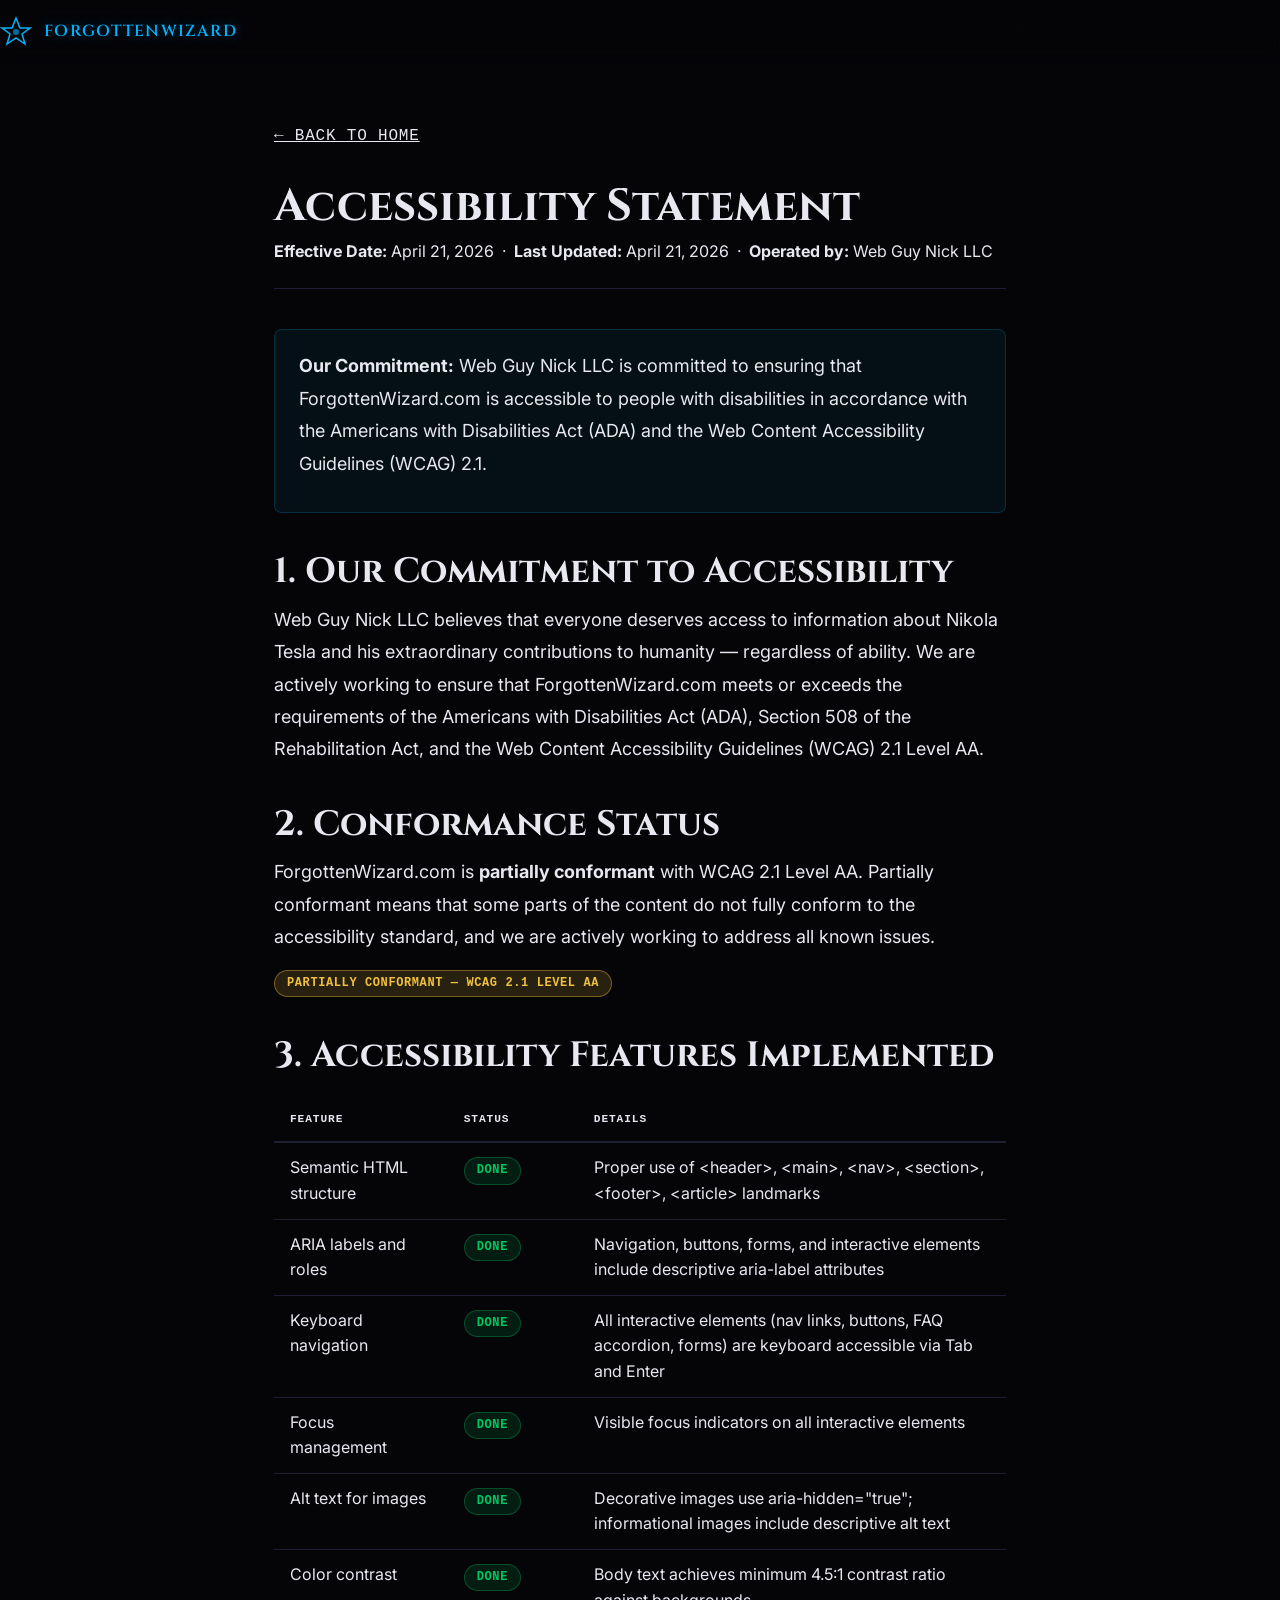
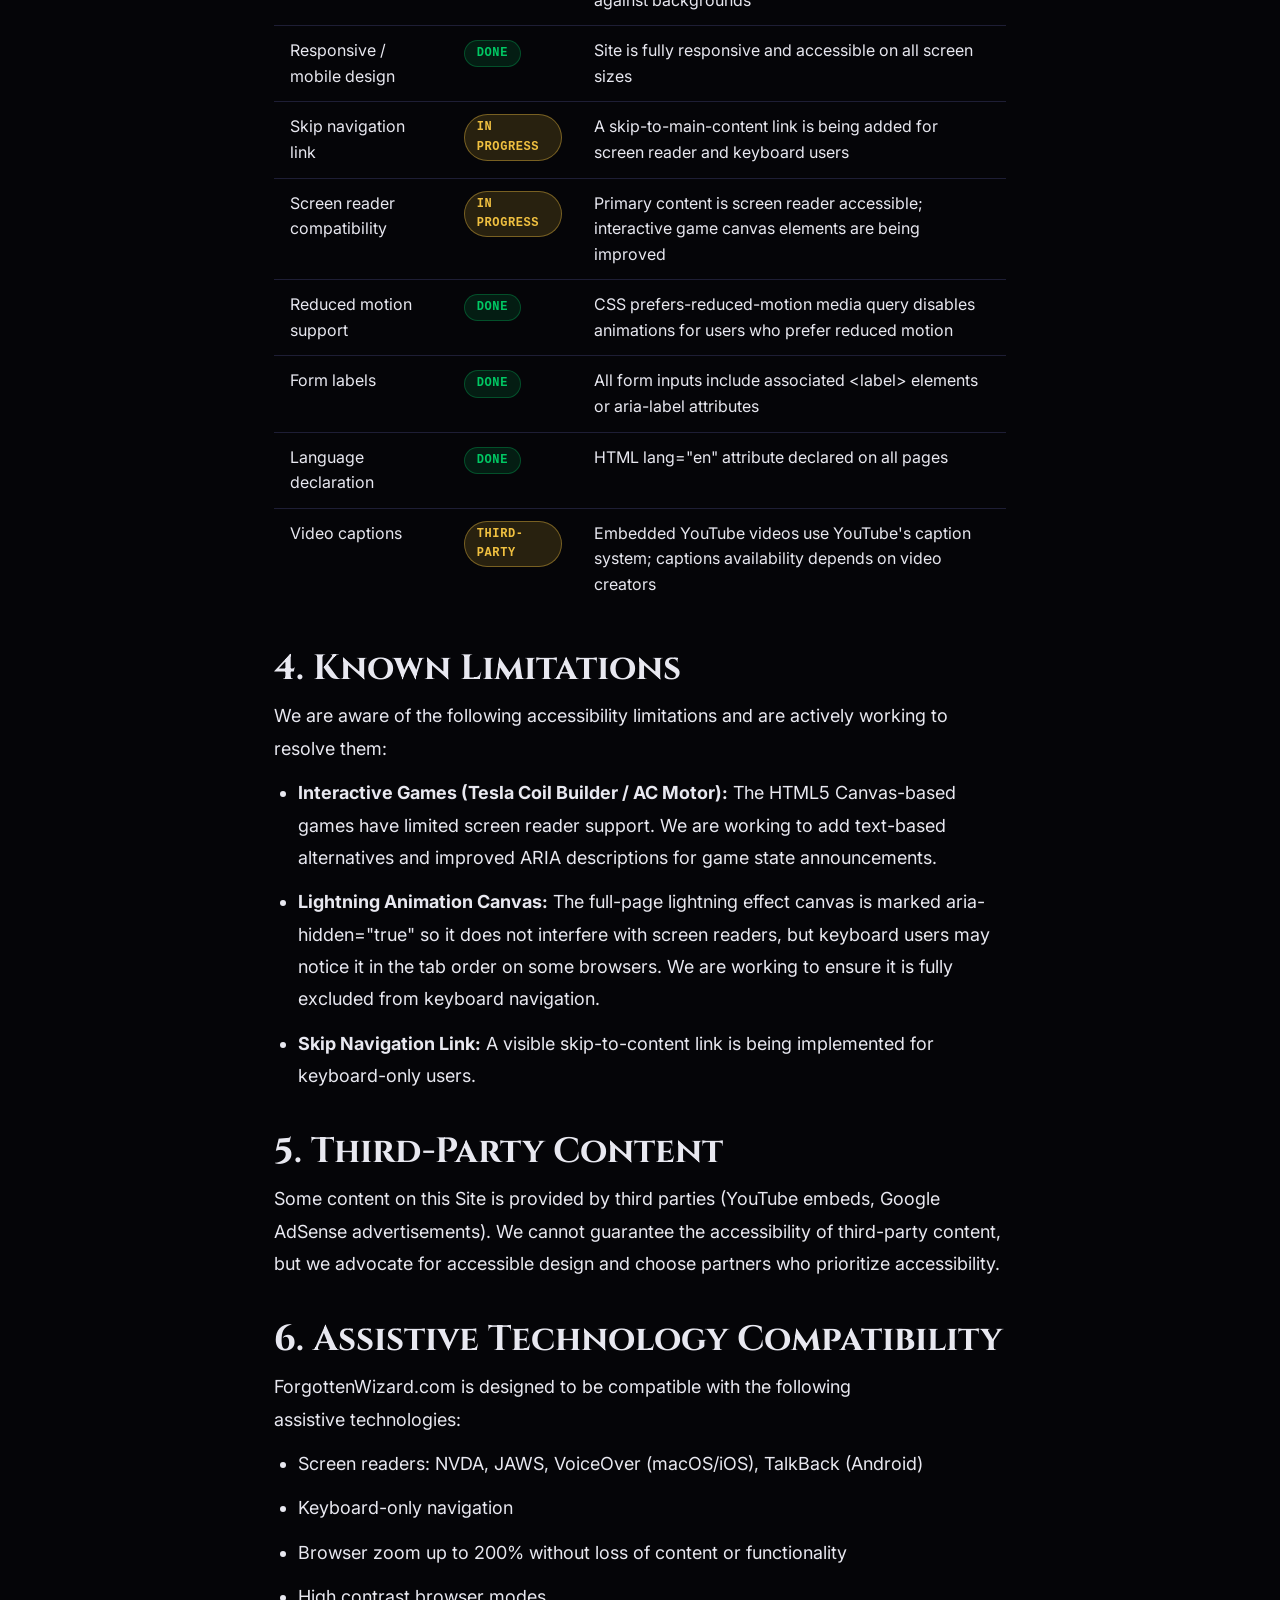
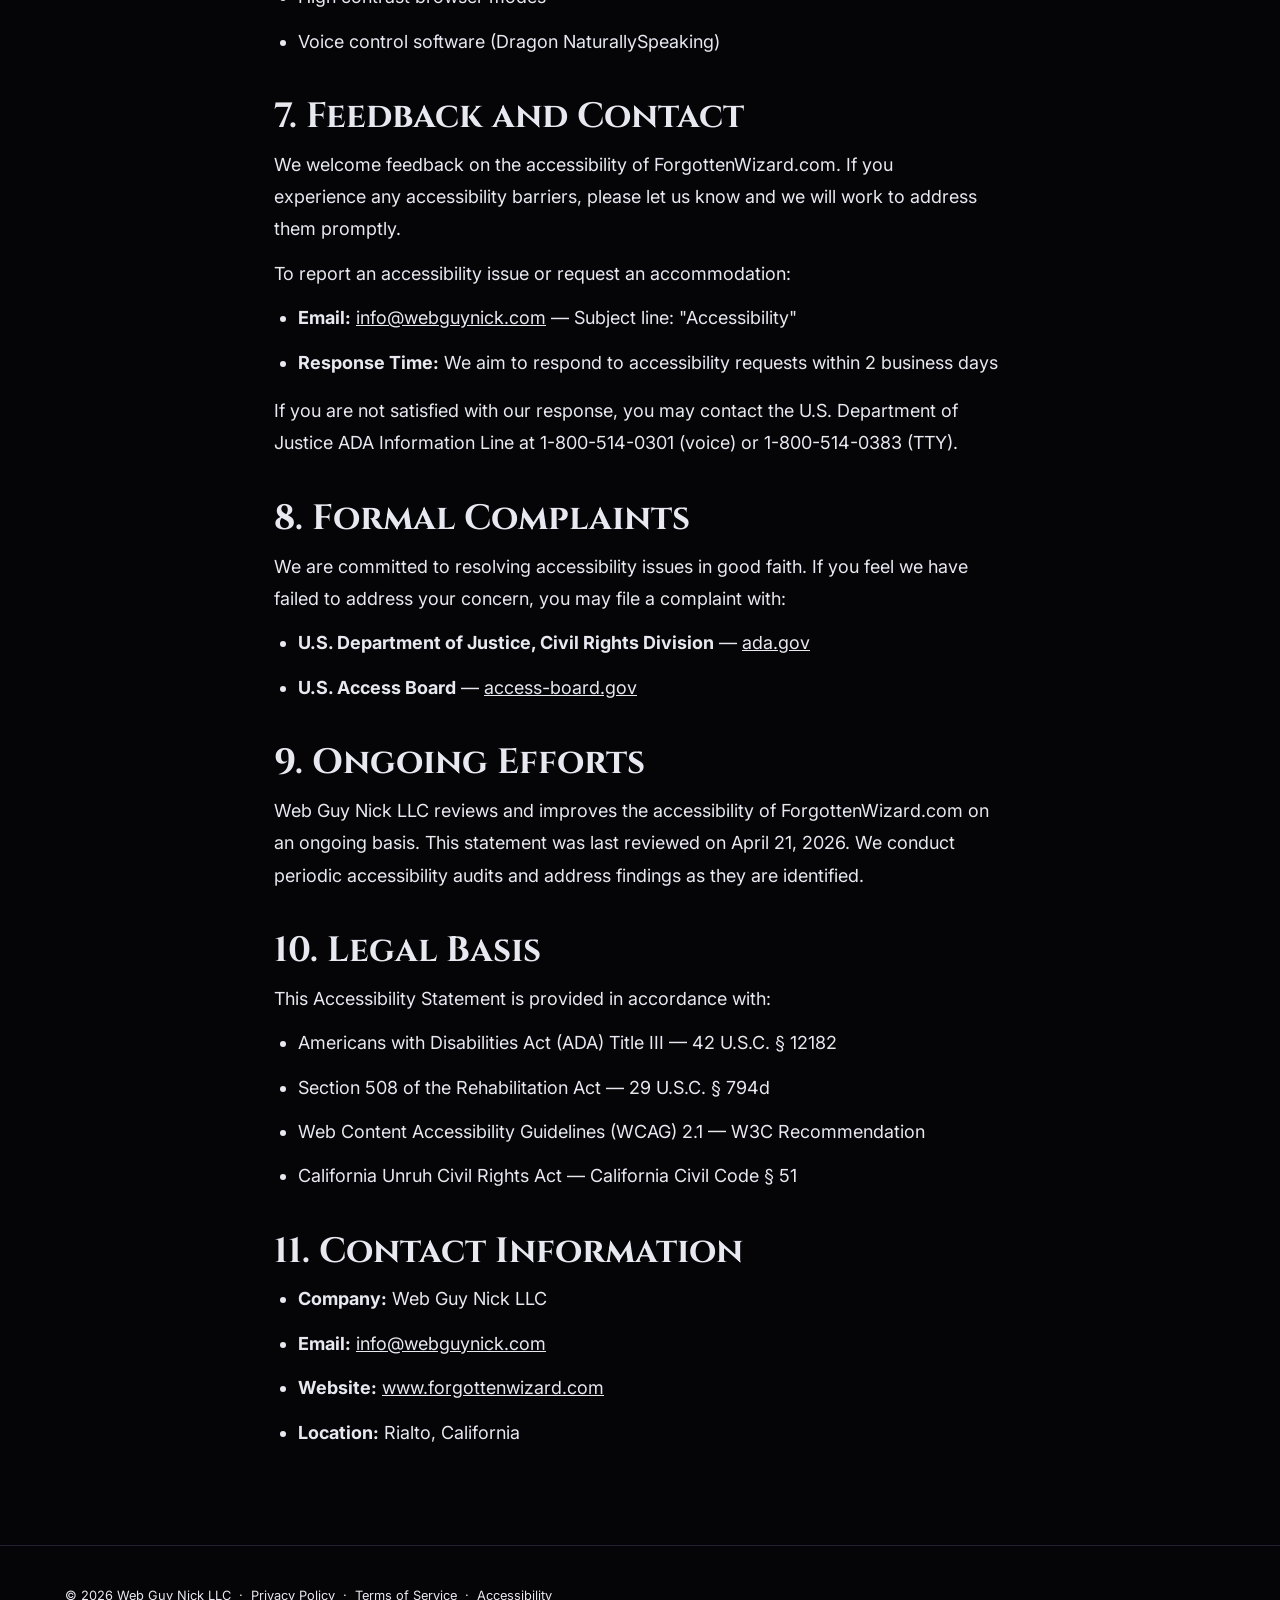
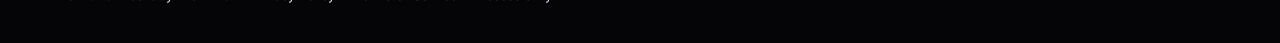
<file: accessibility.html>
<!DOCTYPE html>
<html lang="en">
<head>
  <meta charset="UTF-8" />
  <meta name="viewport" content="width=device-width, initial-scale=1.0" />
  <title>Accessibility Statement — The Forgotten Wizard | ForgottenWizard.com</title>
  <!-- Favicon -->
  <link rel="icon" type="image/x-icon" href="images/favicon.ico" />
  <link rel="icon" type="image/png" sizes="16x16" href="images/favicon-16.png" />
  <link rel="icon" type="image/png" sizes="32x32" href="images/favicon-32.png" />
  <link rel="apple-touch-icon" sizes="180x180" href="images/apple-touch-icon.png" />
  <meta name="theme-color" content="#050508" />
  <meta name="description" content="ADA and WCAG 2.1 accessibility statement for ForgottenWizard.com by Web Guy Nick LLC. Our commitment to making Nikola Tesla's story accessible to everyone." />

  <!-- Open Graph -->
  <meta property="og:type" content="website" />
  <meta property="og:site_name" content="The Forgotten Wizard" />
  <meta property="og:title" content="Accessibility Statement — The Forgotten Wizard" />
  <meta property="og:description" content="Our ADA and WCAG 2.1 compliance commitment at ForgottenWizard.com." />
  <meta property="og:image" content="https://www.forgottenwizard.com/images/og-image-final.png" />
  <meta property="og:image:width" content="1200" />
  <meta property="og:image:height" content="630" />
  <meta name="twitter:card" content="summary_large_image" />
  <meta name="twitter:title" content="Accessibility Statement — The Forgotten Wizard" />
  <meta name="twitter:image" content="https://www.forgottenwizard.com/images/og-image-final.png" />
  <meta name="robots" content="noindex, follow" />
  <link rel="canonical" href="https://www.forgottenwizard.com/accessibility.html" />
  <link rel="preconnect" href="https://fonts.googleapis.com" />
  <link rel="preconnect" href="https://fonts.gstatic.com" crossorigin />
  <link href="https://fonts.googleapis.com/css2?family=Cinzel:wght@400;700&family=Inter:wght@400;500;600&display=swap" rel="stylesheet" />
  <link rel="stylesheet" href="css/style.css" />
  <style>
    .legal-page {
      max-width: 780px;
      margin: 0 auto;
      padding: 120px var(--space-6) 80px;
      color: var(--color-text);
    }
    .legal-page h1 {
      font-family: var(--font-display);
      font-size: clamp(1.8rem, 5vw, 2.8rem);
      color: var(--color-arc);
      margin-bottom: var(--space-2);
    }
    .legal-page .meta {
      font-size: var(--text-sm);
      color: var(--color-muted);
      margin-bottom: var(--space-10);
      padding-bottom: var(--space-6);
      border-bottom: 1px solid var(--color-border);
    }
    .legal-page h2 {
      font-family: var(--font-display);
      font-size: var(--text-xl);
      color: var(--color-text);
      margin-top: var(--space-10);
      margin-bottom: var(--space-3);
    }
    .legal-page h3 {
      font-size: var(--text-base);
      font-weight: 600;
      color: var(--color-text);
      margin-top: var(--space-6);
      margin-bottom: var(--space-2);
    }
    .legal-page p, .legal-page li {
      font-size: var(--text-base);
      color: var(--color-text-secondary);
      line-height: 1.8;
      margin-bottom: var(--space-3);
    }
    .legal-page ul, .legal-page ol {
      padding-left: var(--space-6);
      margin-bottom: var(--space-4);
    }
    .legal-page a {
      color: var(--color-arc);
      text-decoration: underline;
    }
    .legal-page a:hover { color: var(--color-violet); }
    .legal-back {
      display: inline-flex;
      align-items: center;
      gap: var(--space-2);
      color: var(--color-arc);
      font-size: var(--text-sm);
      text-decoration: none;
      margin-bottom: var(--space-8);
      font-family: var(--font-mono);
      letter-spacing: 0.05em;
      text-transform: uppercase;
    }
    .legal-back:hover { color: var(--color-violet); }
    .highlight-box {
      background: rgba(0,180,255,0.06);
      border: 1px solid rgba(0,180,255,0.2);
      border-radius: var(--radius-md);
      padding: var(--space-5) var(--space-6);
      margin: var(--space-6) 0;
    }
    .status-badge {
      display: inline-block;
      padding: 3px 12px;
      border-radius: 999px;
      font-size: 0.75rem;
      font-family: var(--font-mono);
      font-weight: 600;
      letter-spacing: 0.05em;
      text-transform: uppercase;
    }
    .status-badge--partial {
      background: rgba(240,192,64,0.15);
      border: 1px solid rgba(240,192,64,0.4);
      color: var(--color-gold);
    }
    .status-badge--done {
      background: rgba(0,200,100,0.12);
      border: 1px solid rgba(0,200,100,0.3);
      color: #00c864;
    }
    .compliance-table {
      width: 100%;
      border-collapse: collapse;
      margin: var(--space-6) 0;
      font-size: var(--text-sm);
    }
    .compliance-table th {
      text-align: left;
      padding: var(--space-3) var(--space-4);
      border-bottom: 2px solid var(--color-border);
      color: var(--color-arc);
      font-family: var(--font-mono);
      font-size: 0.7rem;
      letter-spacing: 0.08em;
      text-transform: uppercase;
    }
    .compliance-table td {
      padding: var(--space-3) var(--space-4);
      border-bottom: 1px solid var(--color-border);
      color: var(--color-text-secondary);
      vertical-align: top;
    }
    .compliance-table tr:last-child td { border-bottom: none; }
  </style>
  <!-- Google AdSense -->
  <script async src="https://pagead2.googlesyndication.com/pagead/js/adsbygoogle.js?client=ca-pub-8440835933078437" crossorigin="anonymous"></script>
</head>
<body>

  <nav class="nav" aria-label="Main navigation">
    <div class="nav__inner">
      <a href="index.html" class="nav__logo" aria-label="The Forgotten Wizard — Home">
        <svg width="32" height="32" viewBox="0 0 32 32" fill="none" aria-hidden="true">
          <path d="M16 2 L20 12 L30 12 L22 18 L25 28 L16 22 L7 28 L10 18 L2 12 L12 12 Z" stroke="#00b4ff" stroke-width="1.5" fill="none"/>
          <circle cx="16" cy="16" r="3" fill="#00b4ff" opacity="0.6"/>
        </svg>
        <span class="nav__logo-text">ForgottenWizard</span>
      </a>
    </div>
  </nav>

  <main class="legal-page" id="main-content">
    <a href="index.html" class="legal-back" aria-label="Back to homepage">← Back to Home</a>

    <h1>Accessibility Statement</h1>
    <div class="meta">
      <strong>Effective Date:</strong> April 21, 2026 &nbsp;·&nbsp;
      <strong>Last Updated:</strong> April 21, 2026 &nbsp;·&nbsp;
      <strong>Operated by:</strong> Web Guy Nick LLC
    </div>

    <div class="highlight-box">
      <p><strong>Our Commitment:</strong> Web Guy Nick LLC is committed to ensuring that ForgottenWizard.com is accessible to people with disabilities in accordance with the Americans with Disabilities Act (ADA) and the Web Content Accessibility Guidelines (WCAG) 2.1.</p>
    </div>

    <h2>1. Our Commitment to Accessibility</h2>
    <p>Web Guy Nick LLC believes that everyone deserves access to information about Nikola Tesla and his extraordinary contributions to humanity — regardless of ability. We are actively working to ensure that ForgottenWizard.com meets or exceeds the requirements of the Americans with Disabilities Act (ADA), Section 508 of the Rehabilitation Act, and the Web Content Accessibility Guidelines (WCAG) 2.1 Level AA.</p>

    <h2>2. Conformance Status</h2>
    <p>ForgottenWizard.com is <strong>partially conformant</strong> with WCAG 2.1 Level AA. Partially conformant means that some parts of the content do not fully conform to the accessibility standard, and we are actively working to address all known issues.</p>

    <span class="status-badge status-badge--partial">Partially Conformant — WCAG 2.1 Level AA</span>

    <h2>3. Accessibility Features Implemented</h2>

    <table class="compliance-table" aria-label="Accessibility features implemented">
      <thead>
        <tr>
          <th scope="col">Feature</th>
          <th scope="col">Status</th>
          <th scope="col">Details</th>
        </tr>
      </thead>
      <tbody>
        <tr>
          <td>Semantic HTML structure</td>
          <td><span class="status-badge status-badge--done">Done</span></td>
          <td>Proper use of &lt;header&gt;, &lt;main&gt;, &lt;nav&gt;, &lt;section&gt;, &lt;footer&gt;, &lt;article&gt; landmarks</td>
        </tr>
        <tr>
          <td>ARIA labels and roles</td>
          <td><span class="status-badge status-badge--done">Done</span></td>
          <td>Navigation, buttons, forms, and interactive elements include descriptive aria-label attributes</td>
        </tr>
        <tr>
          <td>Keyboard navigation</td>
          <td><span class="status-badge status-badge--done">Done</span></td>
          <td>All interactive elements (nav links, buttons, FAQ accordion, forms) are keyboard accessible via Tab and Enter</td>
        </tr>
        <tr>
          <td>Focus management</td>
          <td><span class="status-badge status-badge--done">Done</span></td>
          <td>Visible focus indicators on all interactive elements</td>
        </tr>
        <tr>
          <td>Alt text for images</td>
          <td><span class="status-badge status-badge--done">Done</span></td>
          <td>Decorative images use aria-hidden="true"; informational images include descriptive alt text</td>
        </tr>
        <tr>
          <td>Color contrast</td>
          <td><span class="status-badge status-badge--done">Done</span></td>
          <td>Body text achieves minimum 4.5:1 contrast ratio against backgrounds</td>
        </tr>
        <tr>
          <td>Responsive / mobile design</td>
          <td><span class="status-badge status-badge--done">Done</span></td>
          <td>Site is fully responsive and accessible on all screen sizes</td>
        </tr>
        <tr>
          <td>Skip navigation link</td>
          <td><span class="status-badge status-badge--partial">In Progress</span></td>
          <td>A skip-to-main-content link is being added for screen reader and keyboard users</td>
        </tr>
        <tr>
          <td>Screen reader compatibility</td>
          <td><span class="status-badge status-badge--partial">In Progress</span></td>
          <td>Primary content is screen reader accessible; interactive game canvas elements are being improved</td>
        </tr>
        <tr>
          <td>Reduced motion support</td>
          <td><span class="status-badge status-badge--done">Done</span></td>
          <td>CSS prefers-reduced-motion media query disables animations for users who prefer reduced motion</td>
        </tr>
        <tr>
          <td>Form labels</td>
          <td><span class="status-badge status-badge--done">Done</span></td>
          <td>All form inputs include associated &lt;label&gt; elements or aria-label attributes</td>
        </tr>
        <tr>
          <td>Language declaration</td>
          <td><span class="status-badge status-badge--done">Done</span></td>
          <td>HTML lang="en" attribute declared on all pages</td>
        </tr>
        <tr>
          <td>Video captions</td>
          <td><span class="status-badge status-badge--partial">Third-Party</span></td>
          <td>Embedded YouTube videos use YouTube's caption system; captions availability depends on video creators</td>
        </tr>
      </tbody>
    </table>

    <h2>4. Known Limitations</h2>
    <p>We are aware of the following accessibility limitations and are actively working to resolve them:</p>
    <ul>
      <li><strong>Interactive Games (Tesla Coil Builder / AC Motor):</strong> The HTML5 Canvas-based games have limited screen reader support. We are working to add text-based alternatives and improved ARIA descriptions for game state announcements.</li>
      <li><strong>Lightning Animation Canvas:</strong> The full-page lightning effect canvas is marked aria-hidden="true" so it does not interfere with screen readers, but keyboard users may notice it in the tab order on some browsers. We are working to ensure it is fully excluded from keyboard navigation.</li>
      <li><strong>Skip Navigation Link:</strong> A visible skip-to-content link is being implemented for keyboard-only users.</li>
    </ul>

    <h2>5. Third-Party Content</h2>
    <p>Some content on this Site is provided by third parties (YouTube embeds, Google AdSense advertisements). We cannot guarantee the accessibility of third-party content, but we advocate for accessible design and choose partners who prioritize accessibility.</p>

    <h2>6. Assistive Technology Compatibility</h2>
    <p>ForgottenWizard.com is designed to be compatible with the following assistive technologies:</p>
    <ul>
      <li>Screen readers: NVDA, JAWS, VoiceOver (macOS/iOS), TalkBack (Android)</li>
      <li>Keyboard-only navigation</li>
      <li>Browser zoom up to 200% without loss of content or functionality</li>
      <li>High contrast browser modes</li>
      <li>Voice control software (Dragon NaturallySpeaking)</li>
    </ul>

    <h2>7. Feedback and Contact</h2>
    <p>We welcome feedback on the accessibility of ForgottenWizard.com. If you experience any accessibility barriers, please let us know and we will work to address them promptly.</p>
    <p>To report an accessibility issue or request an accommodation:</p>
    <ul>
      <li><strong>Email:</strong> <a href="mailto:info@webguynick.com">info@webguynick.com</a> — Subject line: "Accessibility"</li>
      <li><strong>Response Time:</strong> We aim to respond to accessibility requests within 2 business days</li>
    </ul>
    <p>If you are not satisfied with our response, you may contact the U.S. Department of Justice ADA Information Line at 1-800-514-0301 (voice) or 1-800-514-0383 (TTY).</p>

    <h2>8. Formal Complaints</h2>
    <p>We are committed to resolving accessibility issues in good faith. If you feel we have failed to address your concern, you may file a complaint with:</p>
    <ul>
      <li><strong>U.S. Department of Justice, Civil Rights Division</strong> — <a href="https://www.ada.gov" target="_blank" rel="noopener noreferrer">ada.gov</a></li>
      <li><strong>U.S. Access Board</strong> — <a href="https://www.access-board.gov" target="_blank" rel="noopener noreferrer">access-board.gov</a></li>
    </ul>

    <h2>9. Ongoing Efforts</h2>
    <p>Web Guy Nick LLC reviews and improves the accessibility of ForgottenWizard.com on an ongoing basis. This statement was last reviewed on April 21, 2026. We conduct periodic accessibility audits and address findings as they are identified.</p>

    <h2>10. Legal Basis</h2>
    <p>This Accessibility Statement is provided in accordance with:</p>
    <ul>
      <li>Americans with Disabilities Act (ADA) Title III — 42 U.S.C. § 12182</li>
      <li>Section 508 of the Rehabilitation Act — 29 U.S.C. § 794d</li>
      <li>Web Content Accessibility Guidelines (WCAG) 2.1 — W3C Recommendation</li>
      <li>California Unruh Civil Rights Act — California Civil Code § 51</li>
    </ul>

    <h2>11. Contact Information</h2>
    <ul>
      <li><strong>Company:</strong> Web Guy Nick LLC</li>
      <li><strong>Email:</strong> <a href="mailto:info@webguynick.com">info@webguynick.com</a></li>
      <li><strong>Website:</strong> <a href="https://www.forgottenwizard.com">www.forgottenwizard.com</a></li>
      <li><strong>Location:</strong> Rialto, California</li>
    </ul>
  </main>

  <footer style="text-align:center; padding: 40px 20px; border-top: 1px solid var(--color-border); color: var(--color-muted); font-size: 0.8rem;">
    <p>&copy; 2026 Web Guy Nick LLC &nbsp;·&nbsp;
      <a href="privacy-policy.html" style="color:var(--color-arc)">Privacy Policy</a> &nbsp;·&nbsp;
      <a href="terms.html" style="color:var(--color-arc)">Terms of Service</a> &nbsp;·&nbsp;
      <a href="accessibility.html" style="color:var(--color-arc)">Accessibility</a>
    </p>
  </footer>

</body>
</html>
</file>
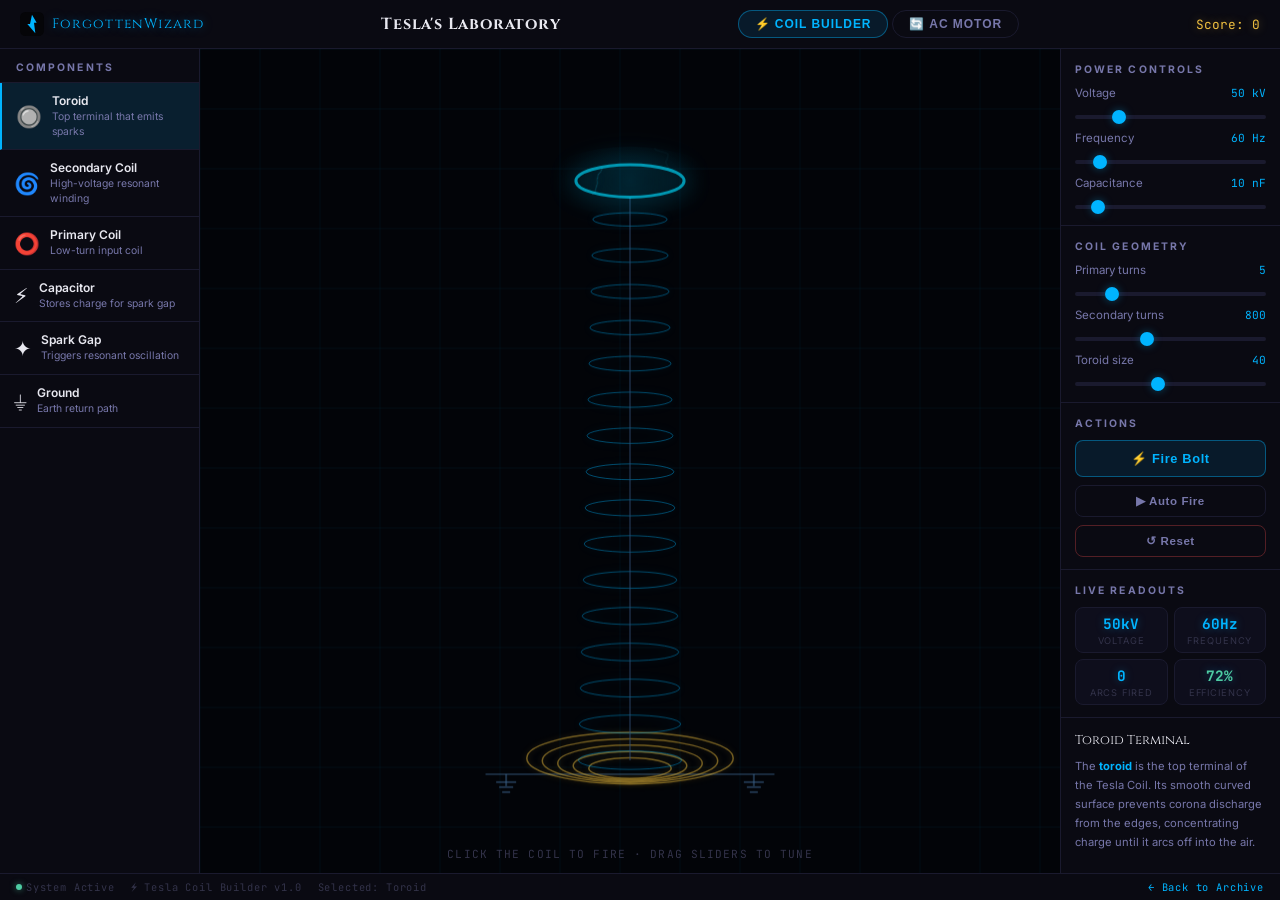
<file: game.html>
<!DOCTYPE html>
<html lang="en">
<head>
  <meta charset="UTF-8" />
  <meta name="viewport" content="width=device-width, initial-scale=1.0" />
  <meta http-equiv="X-Frame-Options" content="SAMEORIGIN" />
  <meta http-equiv="X-Content-Type-Options" content="nosniff" />
  <title>Tesla Coil Builder — Interactive Game | The Forgotten Wizard</title>
  <!-- Favicon -->
  <link rel="icon" type="image/x-icon" href="images/favicon.ico" />
  <link rel="icon" type="image/png" sizes="16x16" href="images/favicon-16.png" />
  <link rel="icon" type="image/png" sizes="32x32" href="images/favicon-32.png" />
  <link rel="apple-touch-icon" sizes="180x180" href="images/apple-touch-icon.png" />
  <meta name="theme-color" content="#050508" />
  <link rel="preconnect" href="https://fonts.googleapis.com" />
  <link rel="preconnect" href="https://fonts.gstatic.com" crossorigin />
  <link href="https://fonts.googleapis.com/css2?family=Cinzel:wght@600;700&family=Inter:wght@400;500;600&family=JetBrains+Mono:wght@400;600&display=swap" rel="stylesheet" />
  <link rel="icon" href="data:image/svg+xml,<svg xmlns='http://www.w3.org/2000/svg' viewBox='0 0 32 32'><rect width='32' height='32' rx='6' fill='%23050508'/><path d='M16 4 L22 14 H18 L20 28 L10 16 H14 Z' fill='%2300b4ff' opacity='0.9'/></svg>" />
  <style>
    :root {
      --bg: #050508;
      --surface: #0a0a12;
      --surface2: #0e0e1c;
      --border: #1a1a2e;
      --text: #e8e8f0;
      --muted: #7777aa;
      --faint: #33334a;
      --blue: #00b4ff;
      --blue-glow: rgba(0,180,255,0.35);
      --gold: #f0c040;
      --violet: #9b59f5;
      --green: #4ecca3;
      --red: #ff6060;
      --font-display: 'Cinzel', Georgia, serif;
      --font-body: 'Inter', system-ui, sans-serif;
      --font-mono: 'JetBrains Mono', monospace;
      --r: 0.5rem;
      --rl: 0.75rem;
    }
    *, *::before, *::after { box-sizing: border-box; margin: 0; padding: 0; }
    html, body { height: 100%; overflow: hidden; }
    body {
      font-family: var(--font-body);
      background: var(--bg);
      color: var(--text);
      display: flex;
      flex-direction: column;
      user-select: none;
    }

    /* ── TOP BAR ── */
    .topbar {
      display: flex;
      align-items: center;
      justify-content: space-between;
      padding: 10px 20px;
      background: var(--surface);
      border-bottom: 1px solid var(--border);
      flex-shrink: 0;
      gap: 12px;
      flex-wrap: wrap;
    }
    .topbar__logo {
      display: flex; align-items: center; gap: 8px;
      text-decoration: none; color: var(--blue);
      font-family: var(--font-display);
      font-size: 0.85rem;
      letter-spacing: 0.08em;
      text-shadow: 0 0 10px rgba(0,180,255,0.5);
    }
    .topbar__logo svg { width: 24px; height: 24px; }
    .topbar__title {
      font-family: var(--font-display);
      font-size: 1rem;
      font-weight: 700;
      color: var(--text);
      letter-spacing: 0.05em;
    }
    .topbar__tabs {
      display: flex; gap: 4px;
    }
    .tab-btn {
      padding: 6px 16px;
      border-radius: 20px;
      border: 1px solid var(--border);
      background: transparent;
      color: var(--muted);
      font-size: 0.75rem;
      font-weight: 600;
      letter-spacing: 0.08em;
      text-transform: uppercase;
      cursor: pointer;
      transition: all 0.15s ease;
    }
    .tab-btn.active, .tab-btn:hover {
      background: rgba(0,180,255,0.1);
      border-color: rgba(0,180,255,0.4);
      color: var(--blue);
    }
    .topbar__score {
      font-family: var(--font-mono);
      font-size: 0.8rem;
      color: var(--gold);
      text-shadow: 0 0 10px rgba(240,192,64,0.4);
    }

    /* ── MAIN LAYOUT ── */
    .game-layout {
      display: flex;
      flex: 1;
      overflow: hidden;
      min-height: 0;
    }

    /* ── LEFT PANEL (parts) ── */
    .parts-panel {
      width: 200px;
      background: var(--surface);
      border-right: 1px solid var(--border);
      display: flex;
      flex-direction: column;
      overflow-y: auto;
      flex-shrink: 0;
    }
    .parts-panel__heading {
      padding: 12px 16px 8px;
      font-size: 0.65rem;
      letter-spacing: 0.2em;
      text-transform: uppercase;
      color: var(--muted);
      font-weight: 700;
      border-bottom: 1px solid var(--border);
    }
    .part-item {
      padding: 10px 14px;
      cursor: grab;
      border-bottom: 1px solid var(--border);
      transition: background 0.15s;
      display: flex;
      align-items: center;
      gap: 10px;
    }
    .part-item:hover { background: rgba(0,180,255,0.06); }
    .part-item.selected { background: rgba(0,180,255,0.12); border-left: 2px solid var(--blue); }
    .part-item__icon { font-size: 1.3rem; flex-shrink: 0; }
    .part-item__info {}
    .part-item__name { font-size: 0.75rem; font-weight: 600; color: var(--text); }
    .part-item__desc { font-size: 0.65rem; color: var(--muted); margin-top: 2px; line-height: 1.4; }

    /* ── CANVAS AREA ── */
    .canvas-wrap {
      flex: 1;
      position: relative;
      overflow: hidden;
      background: #020408;
      min-width: 0;
    }
    #game-canvas {
      display: block;
      width: 100%;
      height: 100%;
      cursor: crosshair;
    }
    .canvas-overlay {
      position: absolute;
      bottom: 12px; left: 50%;
      transform: translateX(-50%);
      font-size: 0.7rem;
      color: var(--faint);
      font-family: var(--font-mono);
      letter-spacing: 0.1em;
      pointer-events: none;
      text-transform: uppercase;
    }

    /* ── RIGHT PANEL (controls) ── */
    .ctrl-panel {
      width: 220px;
      background: var(--surface);
      border-left: 1px solid var(--border);
      display: flex;
      flex-direction: column;
      overflow-y: auto;
      flex-shrink: 0;
    }
    .ctrl-section {
      border-bottom: 1px solid var(--border);
      padding: 14px 14px 12px;
    }
    .ctrl-section__title {
      font-size: 0.65rem;
      letter-spacing: 0.2em;
      text-transform: uppercase;
      color: var(--muted);
      font-weight: 700;
      margin-bottom: 10px;
    }
    .ctrl-row {
      display: flex;
      flex-direction: column;
      gap: 8px;
    }
    .ctrl-label {
      display: flex;
      justify-content: space-between;
      align-items: center;
      font-size: 0.72rem;
      color: var(--muted);
      margin-bottom: 3px;
    }
    .ctrl-label span {
      font-family: var(--font-mono);
      color: var(--blue);
      font-size: 0.7rem;
    }
    input[type=range] {
      -webkit-appearance: none;
      width: 100%;
      height: 4px;
      border-radius: 2px;
      background: var(--border);
      outline: none;
      cursor: pointer;
    }
    input[type=range]::-webkit-slider-thumb {
      -webkit-appearance: none;
      width: 14px; height: 14px;
      border-radius: 50%;
      background: var(--blue);
      box-shadow: 0 0 8px var(--blue-glow);
      cursor: pointer;
    }
    .ctrl-btn {
      width: 100%;
      padding: 8px;
      border-radius: var(--r);
      border: 1px solid var(--border);
      background: transparent;
      color: var(--muted);
      font-size: 0.72rem;
      font-weight: 600;
      letter-spacing: 0.05em;
      cursor: pointer;
      transition: all 0.15s;
    }
    .ctrl-btn:hover { border-color: var(--blue); color: var(--blue); background: rgba(0,180,255,0.07); }
    .ctrl-btn--fire {
      background: rgba(0,180,255,0.1);
      border-color: rgba(0,180,255,0.4);
      color: var(--blue);
      font-size: 0.8rem;
      padding: 10px;
    }
    .ctrl-btn--fire:hover {
      background: rgba(0,180,255,0.25);
      box-shadow: 0 0 20px rgba(0,180,255,0.3);
    }
    .ctrl-btn--reset { border-color: rgba(255,80,80,0.3); }
    .ctrl-btn--reset:hover { border-color: var(--red); color: var(--red); background: rgba(255,80,80,0.07); }

    /* ── READOUTS ── */
    .readout-grid {
      display: grid;
      grid-template-columns: 1fr 1fr;
      gap: 6px;
    }
    .readout {
      background: var(--surface2);
      border: 1px solid var(--border);
      border-radius: var(--r);
      padding: 6px 8px;
      text-align: center;
    }
    .readout__val {
      font-family: var(--font-mono);
      font-size: 0.9rem;
      font-weight: 700;
      color: var(--blue);
      text-shadow: 0 0 8px var(--blue-glow);
    }
    .readout__label {
      font-size: 0.58rem;
      color: var(--faint);
      text-transform: uppercase;
      letter-spacing: 0.1em;
      margin-top: 2px;
    }

    /* ── INFO / LEARN MODE ── */
    .learn-box {
      padding: 14px;
      flex: 1;
      overflow-y: auto;
    }
    .learn-box__title {
      font-family: var(--font-display);
      font-size: 0.8rem;
      color: var(--text);
      margin-bottom: 8px;
    }
    .learn-box__text {
      font-size: 0.7rem;
      color: var(--muted);
      line-height: 1.7;
    }
    .learn-box__text strong { color: var(--blue); }

    /* ── STATUS BAR ── */
    .statusbar {
      display: flex;
      align-items: center;
      gap: 16px;
      padding: 6px 16px;
      background: var(--surface);
      border-top: 1px solid var(--border);
      font-size: 0.65rem;
      color: var(--faint);
      font-family: var(--font-mono);
      letter-spacing: 0.08em;
      flex-shrink: 0;
    }
    .statusbar__item { display: flex; align-items: center; gap: 4px; }
    .statusbar__dot {
      width: 6px; height: 6px;
      border-radius: 50%;
      background: var(--green);
      box-shadow: 0 0 6px rgba(78,204,163,0.6);
      animation: blink 2s ease-in-out infinite;
    }
    @keyframes blink { 0%,100%{opacity:1} 50%{opacity:0.3} }

    /* ── MOTOR TAB ── */
    .motor-info {
      position: absolute;
      inset: 0;
      display: flex;
      flex-direction: column;
      align-items: center;
      justify-content: center;
      gap: 16px;
      color: var(--muted);
      font-size: 0.85rem;
      text-align: center;
      padding: 40px;
    }
    .motor-info__icon { font-size: 4rem; opacity: 0.4; }
    .motor-info h3 { font-family: var(--font-display); font-size: 1.2rem; color: var(--text); }
    .motor-info p { max-width: 380px; line-height: 1.7; font-size: 0.8rem; }

    /* ── MOBILE LAYOUT ── */
    @media (max-width: 768px) {
      html, body { overflow: hidden; }

      .topbar {
        padding: 8px 12px;
        gap: 8px;
      }
      .topbar__title { display: none; }
      .topbar__score { font-size: 0.75rem; margin-left: auto; }
      .tab-btn { padding: 5px 10px; font-size: 0.65rem; }

      /* Stack layout: canvas on top, controls below */
      .game-layout {
        flex-direction: column;
        overflow: hidden;
      }

      /* Hide left parts panel — parts go into bottom tray */
      .parts-panel {
        display: none;
      }

      /* Canvas takes priority, fills most of screen */
      .canvas-wrap {
        flex: 1 1 auto;
        min-height: 0;
      }

      /* Control panel becomes a horizontal bottom drawer */
      .ctrl-panel {
        width: 100%;
        max-height: 36vh;
        border-left: none;
        border-top: 1px solid var(--border);
        flex-direction: row;
        overflow-x: auto;
        overflow-y: hidden;
        flex-shrink: 0;
        scrollbar-width: thin;
        scrollbar-color: var(--border) transparent;
      }

      .ctrl-section {
        min-width: 160px;
        border-bottom: none;
        border-right: 1px solid var(--border);
        flex-shrink: 0;
        overflow-y: auto;
        max-height: 36vh;
      }

      /* Readouts grid inline */
      .readout-grid {
        grid-template-columns: 1fr 1fr;
        gap: 4px;
      }

      .readout__val { font-size: 0.8rem; }

      /* Range slider thumb bigger for touch */
      input[type=range]::-webkit-slider-thumb {
        width: 20px;
        height: 20px;
      }
      input[type=range] { height: 6px; }

      .ctrl-btn {
        padding: 10px 8px;
        font-size: 0.7rem;
      }
      .ctrl-btn--fire { padding: 12px; }

      /* Learn box scrollable */
      .learn-box {
        min-width: 180px;
        max-height: 36vh;
        overflow-y: auto;
      }

      /* Status bar compact */
      .statusbar {
        padding: 4px 12px;
        gap: 10px;
        font-size: 0.6rem;
        flex-wrap: wrap;
      }
    }

    /* Very small phones */
    @media (max-width: 400px) {
      .topbar { padding: 6px 10px; }
      .tab-btn { padding: 4px 8px; font-size: 0.6rem; }
      .ctrl-panel { max-height: 32vh; }
      .ctrl-section { min-width: 140px; }
    }

    /* Mobile parts quick-select strip above canvas */
    @media (max-width: 768px) {
      .mobile-parts-strip {
        display: flex !important;
        overflow-x: auto;
        gap: 6px;
        padding: 6px 10px;
        background: var(--surface);
        border-bottom: 1px solid var(--border);
        scrollbar-width: none;
        flex-shrink: 0;
      }
      .mobile-parts-strip::-webkit-scrollbar { display: none; }
      .mobile-part-btn {
        display: flex;
        flex-direction: column;
        align-items: center;
        gap: 2px;
        padding: 6px 10px;
        border-radius: 8px;
        border: 1px solid var(--border);
        background: transparent;
        cursor: pointer;
        flex-shrink: 0;
        transition: all 0.15s;
        min-width: 56px;
      }
      .mobile-part-btn.selected,
      .mobile-part-btn:active {
        background: rgba(0,180,255,0.12);
        border-color: rgba(0,180,255,0.5);
      }
      .mobile-part-btn__icon { font-size: 1.2rem; line-height: 1; }
      .mobile-part-btn__label { font-size: 0.55rem; color: var(--muted); text-transform: uppercase; letter-spacing: 0.05em; white-space: nowrap; }
    }
    @media (min-width: 769px) {
      .mobile-parts-strip { display: none !important; }
    }
  </style>
</head>
<body>

  <!-- TOP BAR -->
  <header class="topbar">
    <a href="index.html" class="topbar__logo" aria-label="Back to ForgottenWizard">
      <svg viewBox="0 0 36 36" fill="none"><rect width="36" height="36" rx="8" fill="#050508"/><path d="M18 4 L25 16 H21 L23 32 L11 18 H15 Z" fill="#00b4ff"/></svg>
      ForgottenWizard
    </a>
    <span class="topbar__title">Tesla's Laboratory</span>
    <div class="topbar__tabs">
      <button class="tab-btn active" id="tab-coil" onclick="switchTab('coil')">⚡ Coil Builder</button>
      <button class="tab-btn" id="tab-motor" onclick="switchTab('motor')">🔄 AC Motor</button>
    </div>
    <div class="topbar__score">Score: <span id="score-display">0</span></div>
  </header>

  <!-- MOBILE PARTS STRIP (visible on mobile only) -->
  <div class="mobile-parts-strip" id="mobile-parts-strip" aria-label="Select component">
    <button class="mobile-part-btn selected" id="mob-toroid" onclick="selectPart('toroid');updateMobileStrip('toroid')">
      <span class="mobile-part-btn__icon">🔘</span>
      <span class="mobile-part-btn__label">Toroid</span>
    </button>
    <button class="mobile-part-btn" id="mob-secondary" onclick="selectPart('secondary');updateMobileStrip('secondary')">
      <span class="mobile-part-btn__icon">🌀</span>
      <span class="mobile-part-btn__label">Secondary</span>
    </button>
    <button class="mobile-part-btn" id="mob-primary" onclick="selectPart('primary');updateMobileStrip('primary')">
      <span class="mobile-part-btn__icon">⭕</span>
      <span class="mobile-part-btn__label">Primary</span>
    </button>
    <button class="mobile-part-btn" id="mob-capacitor" onclick="selectPart('capacitor');updateMobileStrip('capacitor')">
      <span class="mobile-part-btn__icon">🔋</span>
      <span class="mobile-part-btn__label">Capacitor</span>
    </button>
    <button class="mobile-part-btn" id="mob-spark" onclick="selectPart('spark');updateMobileStrip('spark')">
      <span class="mobile-part-btn__icon">⚡</span>
      <span class="mobile-part-btn__label">Spark Gap</span>
    </button>
    <button class="mobile-part-btn" id="mob-ground" onclick="selectPart('ground');updateMobileStrip('ground')">
      <span class="mobile-part-btn__icon">⏚</span>
      <span class="mobile-part-btn__label">Ground</span>
    </button>
  </div>

  <!-- MAIN -->
  <div class="game-layout">

    <!-- LEFT: PARTS PANEL -->
    <aside class="parts-panel" aria-label="Parts palette">
      <div class="parts-panel__heading">Components</div>

      <div class="part-item" onclick="selectPart('toroid')" id="part-toroid">
        <div class="part-item__icon">🔘</div>
        <div class="part-item__info">
          <div class="part-item__name">Toroid</div>
          <div class="part-item__desc">Top terminal that emits sparks</div>
        </div>
      </div>
      <div class="part-item" onclick="selectPart('secondary')" id="part-secondary">
        <div class="part-item__icon">🌀</div>
        <div class="part-item__info">
          <div class="part-item__name">Secondary Coil</div>
          <div class="part-item__desc">High-voltage resonant winding</div>
        </div>
      </div>
      <div class="part-item" onclick="selectPart('primary')" id="part-primary">
        <div class="part-item__icon">⭕</div>
        <div class="part-item__info">
          <div class="part-item__name">Primary Coil</div>
          <div class="part-item__desc">Low-turn input coil</div>
        </div>
      </div>
      <div class="part-item" onclick="selectPart('capacitor')" id="part-capacitor">
        <div class="part-item__icon">⚡</div>
        <div class="part-item__info">
          <div class="part-item__name">Capacitor</div>
          <div class="part-item__desc">Stores charge for spark gap</div>
        </div>
      </div>
      <div class="part-item" onclick="selectPart('sparkgap')" id="part-sparkgap">
        <div class="part-item__icon">✦</div>
        <div class="part-item__info">
          <div class="part-item__name">Spark Gap</div>
          <div class="part-item__desc">Triggers resonant oscillation</div>
        </div>
      </div>
      <div class="part-item" onclick="selectPart('ground')" id="part-ground">
        <div class="part-item__icon">⏚</div>
        <div class="part-item__info">
          <div class="part-item__name">Ground</div>
          <div class="part-item__desc">Earth return path</div>
        </div>
      </div>
    </aside>

    <!-- CENTER: CANVAS -->
    <main class="canvas-wrap" id="canvas-wrap">
      <canvas id="game-canvas"></canvas>
      <div class="canvas-overlay" id="canvas-hint">Click the coil to fire · Drag sliders to tune</div>
    </main>

    <!-- RIGHT: CONTROLS -->
    <aside class="ctrl-panel" aria-label="Controls">

      <div class="ctrl-section">
        <div class="ctrl-section__title">Power Controls</div>
        <div class="ctrl-row">
          <div>
            <div class="ctrl-label">Voltage <span id="lbl-voltage">50 kV</span></div>
            <input type="range" min="10" max="200" value="50" id="sl-voltage" oninput="updateParam('voltage',this.value)" />
          </div>
          <div>
            <div class="ctrl-label">Frequency <span id="lbl-freq">60 Hz</span></div>
            <input type="range" min="10" max="500" value="60" id="sl-freq" oninput="updateParam('freq',this.value)" />
          </div>
          <div>
            <div class="ctrl-label">Capacitance <span id="lbl-cap">10 nF</span></div>
            <input type="range" min="1" max="100" value="10" id="sl-cap" oninput="updateParam('cap',this.value)" />
          </div>
        </div>
      </div>

      <div class="ctrl-section">
        <div class="ctrl-section__title">Coil Geometry</div>
        <div class="ctrl-row">
          <div>
            <div class="ctrl-label">Primary turns <span id="lbl-pturns">5</span></div>
            <input type="range" min="2" max="20" value="5" id="sl-pturns" oninput="updateParam('pturns',this.value)" />
          </div>
          <div>
            <div class="ctrl-label">Secondary turns <span id="lbl-sturns">800</span></div>
            <input type="range" min="100" max="2000" value="800" id="sl-sturns" oninput="updateParam('sturns',this.value)" />
          </div>
          <div>
            <div class="ctrl-label">Toroid size <span id="lbl-toroid">40</span></div>
            <input type="range" min="10" max="80" value="40" id="sl-toroid" oninput="updateParam('toroid',this.value)" />
          </div>
        </div>
      </div>

      <div class="ctrl-section">
        <div class="ctrl-section__title">Actions</div>
        <div class="ctrl-row">
          <button class="ctrl-btn ctrl-btn--fire" onclick="fireBolt()">⚡ Fire Bolt</button>
          <button class="ctrl-btn" onclick="toggleAuto()" id="btn-auto">▶ Auto Fire</button>
          <button class="ctrl-btn ctrl-btn--reset" onclick="resetCoil()">↺ Reset</button>
        </div>
      </div>

      <div class="ctrl-section">
        <div class="ctrl-section__title">Live Readouts</div>
        <div class="readout-grid">
          <div class="readout">
            <div class="readout__val" id="rd-volt">50kV</div>
            <div class="readout__label">Voltage</div>
          </div>
          <div class="readout">
            <div class="readout__val" id="rd-freq">60Hz</div>
            <div class="readout__label">Frequency</div>
          </div>
          <div class="readout">
            <div class="readout__val" id="rd-arc">0</div>
            <div class="readout__label">Arcs Fired</div>
          </div>
          <div class="readout">
            <div class="readout__val" id="rd-eff" style="color:var(--green)">72%</div>
            <div class="readout__label">Efficiency</div>
          </div>
        </div>
      </div>

      <div class="learn-box">
        <div class="learn-box__title" id="learn-title">How It Works</div>
        <div class="learn-box__text" id="learn-text">
          A Tesla Coil is a <strong>resonant transformer</strong>. The primary circuit (capacitor + spark gap + primary coil) stores energy, then dumps it into the secondary coil all at once.<br><br>
          The two coils are tuned to the <strong>same resonant frequency</strong>, causing voltage to climb to millions of volts at the toroid terminal — producing spectacular lightning arcs into the air.
        </div>
      </div>

    </aside>
  </div>

  <!-- STATUS BAR -->
  <footer class="statusbar">
    <div class="statusbar__item">
      <div class="statusbar__dot"></div>
      <span>System Active</span>
    </div>
    <div class="statusbar__item">⚡ Tesla Coil Builder v1.0</div>
    <div class="statusbar__item" id="sb-selected">Selected: Toroid</div>
    <div class="statusbar__item" style="margin-left:auto">
      <a href="index.html" style="color:var(--blue);text-decoration:none;">← Back to Archive</a>
    </div>
  </footer>

<script>
// ─────────────────────────────────────────────────────────────────────
// TESLA LAB GAME ENGINE
// ─────────────────────────────────────────────────────────────────────

const canvas = document.getElementById('game-canvas');
const ctx = canvas.getContext('2d');
const wrap = document.getElementById('canvas-wrap');

// State
const params = {
  voltage: 50,
  freq: 60,
  cap: 10,
  pturns: 5,
  sturns: 800,
  toroid: 40
};

let bolts = [];
let sparks = [];
let arcCount = 0;
let score = 0;
let autoFire = false;
let autoTimer = 0;
let animId = null;
let lastTime = 0;
let selectedPart = 'toroid';
let currentTab = 'coil';
let mouseX = 0, mouseY = 0;
let mouseOnCanvas = false;
let rotor = { angle: 0, speed: 0, targetSpeed: 0 };

// Coil geometry (computed from canvas center)
let coil = {};

function computeCoil() {
  const W = canvas.width, H = canvas.height;
  coil.cx = W / 2;
  coil.baseY = H * 0.88;
  coil.topY = H * 0.18;
  coil.toroidY = H * 0.16;
  coil.toroidRx = params.toroid * (W / 600);
  coil.toroidRy = coil.toroidRx * 0.3;
  coil.secH = coil.baseY - coil.topY;
  coil.secW = W * 0.06;
  coil.primR = W * 0.12;
}

function resize() {
  canvas.width = wrap.offsetWidth;
  canvas.height = wrap.offsetHeight;
  computeCoil();
}
window.addEventListener('resize', resize);
resize();

// ─── INPUT ────────────────────────────────────────────────────────────
canvas.addEventListener('mousemove', e => {
  const r = canvas.getBoundingClientRect();
  mouseX = (e.clientX - r.left) * (canvas.width / r.width);
  mouseY = (e.clientY - r.top) * (canvas.height / r.height);
  mouseOnCanvas = true;
});
canvas.addEventListener('mouseleave', () => { mouseOnCanvas = false; });
canvas.addEventListener('click', () => fireBolt());
canvas.addEventListener('touchstart', e => {
  e.preventDefault();
  const t = e.touches[0];
  const r = canvas.getBoundingClientRect();
  mouseX = (t.clientX - r.left) * (canvas.width / r.width);
  mouseY = (t.clientY - r.top) * (canvas.height / r.height);
  mouseOnCanvas = true;
  fireBolt();
}, { passive: false });

// ─── LIGHTNING ───────────────────────────────────────────────────────
function generateBolt(x1, y1, x2, y2, rough=0.45, depth=0) {
  if (depth > 8) return [{x:x1,y:y1},{x:x2,y:y2}];
  const mx=(x1+x2)/2, my=(y1+y2)/2;
  const dx=x2-x1, dy=y2-y1;
  const len=Math.sqrt(dx*dx+dy*dy);
  const off=(Math.random()-0.5)*len*rough;
  const nx=-dy/len, ny=dx/len;
  const l=generateBolt(x1,y1,mx+nx*off,my+ny*off,rough*0.65,depth+1);
  const r=generateBolt(mx+nx*off,my+ny*off,x2,y2,rough*0.65,depth+1);
  return [...l,...r];
}

class Bolt {
  constructor(sx,sy,tx,ty,opts={}) {
    this.pts = generateBolt(sx,sy,tx,ty,opts.rough||0.5);
    this.life = opts.life||1;
    this.decay = opts.decay||(0.04+Math.random()*0.06);
    this.w = opts.w||(1+Math.random()*2);
    this.col = opts.col||'rgba(0,200,255,';
    this.branches = [];
    if (Math.random()<0.5 && this.pts.length>6 && opts.branch!==false) {
      const i=Math.floor(this.pts.length*(0.3+Math.random()*0.4));
      const p=this.pts[i];
      this.branches.push(new Bolt(p.x,p.y,
        p.x+(Math.random()-0.5)*150, p.y+50+Math.random()*80,
        {rough:0.6,life:this.life*0.6,decay:this.decay*1.5,w:this.w*0.45,col:'rgba(180,100,255,',branch:false}));
    }
  }
  draw(ctx) {
    if(this.life<=0||this.pts.length<2)return;
    // glow
    ctx.save();
    ctx.globalAlpha=this.life*0.35;
    ctx.shadowBlur=20; ctx.shadowColor=`${this.col}1)`;
    ctx.strokeStyle=`${this.col}0.4)`;
    ctx.lineWidth=this.w*4;
    ctx.lineCap='round';ctx.lineJoin='round';
    this._path(ctx); ctx.restore();
    // core
    ctx.save();
    ctx.globalAlpha=this.life;
    ctx.shadowBlur=8; ctx.shadowColor=`${this.col}1)`;
    ctx.strokeStyle=`${this.col}${Math.min(1,this.life*1.4)})`;
    ctx.lineWidth=this.w;
    ctx.lineCap='round';ctx.lineJoin='round';
    this._path(ctx); ctx.restore();
    // hot white
    ctx.save();
    ctx.globalAlpha=this.life*0.7;
    ctx.strokeStyle=`rgba(255,255,255,${this.life*0.5})`;
    ctx.lineWidth=this.w*0.25;
    this._path(ctx); ctx.restore();
    this.branches.forEach(b=>b.draw(ctx));
  }
  _path(ctx) {
    ctx.beginPath();
    ctx.moveTo(this.pts[0].x,this.pts[0].y);
    for(let i=1;i<this.pts.length;i++) ctx.lineTo(this.pts[i].x,this.pts[i].y);
    ctx.stroke();
  }
  update() {
    this.life-=this.decay;
    this.branches.forEach(b=>b.update());
  }
  dead(){return this.life<=0;}
}

class Spark {
  constructor(x,y,col='0,200,255') {
    this.x=x; this.y=y;
    const a=Math.random()*Math.PI*2, s=1+Math.random()*5;
    this.vx=Math.cos(a)*s; this.vy=Math.sin(a)*s-2;
    this.life=0.9+Math.random()*0.3;
    this.decay=0.025+Math.random()*0.04;
    this.sz=1+Math.random()*2.5;
    this.col=col;
  }
  update(){this.x+=this.vx;this.y+=this.vy;this.vy+=0.18;this.vx*=0.94;this.life-=this.decay;}
  draw(ctx){
    if(this.life<=0)return;
    ctx.save();
    ctx.globalAlpha=this.life;
    ctx.shadowBlur=6; ctx.shadowColor=`rgba(${this.col},1)`;
    ctx.fillStyle=`rgba(${this.col},${this.life})`;
    ctx.beginPath();
    ctx.arc(this.x,this.y,this.sz,0,Math.PI*2);
    ctx.fill();
    ctx.restore();
  }
  dead(){return this.life<=0;}
}

// ─── DRAW FUNCTIONS ──────────────────────────────────────────────────
function drawGrid() {
  const W=canvas.width, H=canvas.height;
  ctx.strokeStyle='rgba(0,80,120,0.12)';
  ctx.lineWidth=1;
  const sp=60;
  for(let x=0;x<W;x+=sp){ctx.beginPath();ctx.moveTo(x,0);ctx.lineTo(x,H);ctx.stroke();}
  for(let y=0;y<H;y+=sp){ctx.beginPath();ctx.moveTo(0,y);ctx.lineTo(W,y);ctx.stroke();}
}

function drawTeslaCoil(t) {
  const {cx,baseY,topY,toroidY,toroidRx,toroidRy,secH,secW,primR} = coil;
  const W=canvas.width;

  // Floor / platform
  ctx.save();
  ctx.strokeStyle='rgba(60,100,140,0.4)';
  ctx.lineWidth=2;
  ctx.beginPath();
  ctx.moveTo(cx-primR*1.4,baseY);
  ctx.lineTo(cx+primR*1.4,baseY);
  ctx.stroke();
  ctx.restore();

  // Primary coil spiral (flat helical rings at base)
  ctx.save();
  ctx.strokeStyle=`rgba(240,192,64,${0.4+0.3*Math.sin(t*0.002*params.freq/60)})`;
  ctx.shadowBlur=6; ctx.shadowColor='rgba(240,192,64,0.5)';
  ctx.lineWidth=1.5;
  const pn = params.pturns;
  for(let i=0;i<pn;i++){
    const r = primR*(0.4 + (i/(pn-1))*0.6);
    const y = baseY - 6 - i*(10/(pn>1?pn-1:1));
    ctx.beginPath();
    ctx.ellipse(cx, y, r, r*0.25, 0, 0, Math.PI*2);
    ctx.stroke();
  }
  ctx.restore();

  // Secondary coil body (helix)
  ctx.save();
  const sn = Math.min(params.sturns / 50, 60);
  const glowIntensity = 0.3 + 0.4*(params.voltage/200);
  ctx.strokeStyle=`rgba(0,180,255,${glowIntensity})`;
  ctx.shadowBlur=8; ctx.shadowColor='rgba(0,180,255,0.5)';
  ctx.lineWidth=1;
  for(let i=0;i<sn;i++){
    const frac=i/sn;
    const y = baseY - 14 - frac*secH;
    const r = secW * (1 - frac*0.3);
    ctx.beginPath();
    ctx.ellipse(cx, y, r, r*0.18, 0, 0, Math.PI*2);
    ctx.stroke();
  }
  ctx.restore();

  // Vertical center post
  ctx.save();
  ctx.strokeStyle='rgba(50,80,120,0.4)';
  ctx.lineWidth=2;
  ctx.beginPath();
  ctx.moveTo(cx, baseY-14);
  ctx.lineTo(cx, topY);
  ctx.stroke();
  ctx.restore();

  // Toroid
  const pulse = 1 + 0.06*Math.sin(t*0.003*params.freq/60);
  ctx.save();
  ctx.shadowBlur=20+10*Math.sin(t*0.002);
  ctx.shadowColor='rgba(0,200,255,0.8)';
  ctx.strokeStyle=`rgba(0,220,255,${0.6+0.3*Math.sin(t*0.002)})`;
  ctx.lineWidth=3;
  ctx.beginPath();
  ctx.ellipse(cx, toroidY, toroidRx*pulse, toroidRy*pulse, 0, 0, Math.PI*2);
  ctx.stroke();
  // Inner glow
  const grad = ctx.createRadialGradient(cx,toroidY,0,cx,toroidY,toroidRx*1.5);
  grad.addColorStop(0,'rgba(0,200,255,0.08)');
  grad.addColorStop(1,'rgba(0,0,0,0)');
  ctx.fillStyle=grad;
  ctx.beginPath();
  ctx.ellipse(cx,toroidY,toroidRx*1.5,toroidRx*0.6,0,0,Math.PI*2);
  ctx.fill();
  ctx.restore();

  // Corona arcs — tiny ambient arcs around toroid
  if(Math.random()<0.4*params.voltage/100) {
    const a = Math.random()*Math.PI*2;
    const r = toroidRx;
    const sx = cx + Math.cos(a)*r;
    const sy = toroidY + Math.sin(a)*toroidRy;
    const tx2 = sx + (Math.random()-0.5)*toroidRx*0.8;
    const ty2 = sy - 10 - Math.random()*20;
    bolts.push(new Bolt(sx,sy,tx2,ty2,{rough:0.7,life:0.4+Math.random()*0.3,decay:0.1,w:0.5,col:'rgba(100,220,255,',branch:false}));
  }

  // Ground electrodes
  ctx.save();
  ctx.strokeStyle='rgba(60,100,140,0.5)';
  ctx.lineWidth=2;
  for(let i=-1;i<=1;i+=2) {
    ctx.beginPath();
    ctx.moveTo(cx+i*primR*1.2, baseY);
    ctx.lineTo(cx+i*primR*1.2, baseY+12);
    ctx.stroke();
    for(let j=0;j<3;j++) {
      const yy=baseY+8+j*5;
      const ww=10-j*3;
      ctx.beginPath();
      ctx.moveTo(cx+i*primR*1.2-ww,yy);
      ctx.lineTo(cx+i*primR*1.2+ww,yy);
      ctx.stroke();
    }
  }
  ctx.restore();
}

function drawMotorPreview(t) {
  const W=canvas.width, H=canvas.height;
  const cx=W/2, cy=H/2;
  const R = Math.min(W,H)*0.32;

  // Stator housing
  ctx.save();
  ctx.strokeStyle='rgba(60,80,120,0.5)';
  ctx.lineWidth=12;
  ctx.beginPath();
  ctx.arc(cx,cy,R,0,Math.PI*2);
  ctx.stroke();
  ctx.restore();

  // Stator coil poles (6 poles)
  const poles=6;
  for(let i=0;i<poles;i++) {
    const angle=(i/poles)*Math.PI*2;
    const phase=(t*0.002*params.freq/60)+(i/poles)*Math.PI*2;
    const intensity=0.3+0.7*((Math.sin(phase)*0.5+0.5));
    const hue=i%2===0?'0,180,255':'155,89,245';
    ctx.save();
    ctx.translate(cx+Math.cos(angle)*R*0.75, cy+Math.sin(angle)*R*0.75);
    ctx.rotate(angle);
    ctx.shadowBlur=10*intensity;
    ctx.shadowColor=`rgba(${hue},${intensity})`;
    ctx.fillStyle=`rgba(${hue},${intensity*0.8})`;
    ctx.fillRect(-8,-16,16,32);
    ctx.restore();
  }

  // Rotating magnetic field arrows
  const fieldAngle = t*0.002*params.freq/60 * (params.pturns/5);
  for(let i=0;i<3;i++) {
    const a=fieldAngle+(i/3)*Math.PI*2;
    const r2=R*0.55;
    ctx.save();
    ctx.translate(cx+Math.cos(a)*r2*0.5, cy+Math.sin(a)*r2*0.5);
    ctx.rotate(a);
    ctx.globalAlpha=0.6;
    ctx.strokeStyle='rgba(0,200,255,0.8)';
    ctx.lineWidth=2;
    ctx.beginPath();
    ctx.moveTo(-20,0); ctx.lineTo(20,0);
    ctx.moveTo(14,-6); ctx.lineTo(20,0); ctx.lineTo(14,6);
    ctx.stroke();
    ctx.restore();
  }

  // Rotor
  rotor.targetSpeed = params.freq / 60 * (params.voltage / 100) * 3;
  rotor.speed += (rotor.targetSpeed - rotor.speed) * 0.03;
  rotor.angle += rotor.speed * 0.016;

  ctx.save();
  ctx.translate(cx,cy);
  ctx.rotate(rotor.angle);
  const slotCount=8;
  for(let i=0;i<slotCount;i++) {
    const a=(i/slotCount)*Math.PI*2;
    ctx.save();
    ctx.rotate(a);
    ctx.fillStyle=i%2===0?'rgba(0,160,255,0.7)':'rgba(155,89,245,0.5)';
    ctx.fillRect(-4,-R*0.3,8,R*0.3);
    ctx.restore();
  }
  // Shaft
  ctx.beginPath();
  ctx.arc(0,0,R*0.08,0,Math.PI*2);
  ctx.fillStyle='rgba(80,120,200,0.9)';
  ctx.shadowBlur=10; ctx.shadowColor='rgba(0,180,255,0.6)';
  ctx.fill();
  ctx.restore();

  // RPM readout
  const rpm = Math.round(rotor.speed*60);
  ctx.save();
  ctx.fillStyle='rgba(0,200,255,0.7)';
  ctx.font=`600 ${Math.max(12,W*0.025)}px JetBrains Mono, monospace`;
  ctx.textAlign='center';
  ctx.fillText(`${rpm} RPM`, cx, cy+R+30);
  ctx.restore();
}

// ─── GAME ACTIONS ────────────────────────────────────────────────────
function fireBolt() {
  if(currentTab==='motor') return;
  const {cx,toroidY,toroidRx,toroidRy} = coil;
  const angle = Math.random()*Math.PI*2;
  const sx = cx + Math.cos(angle)*toroidRx;
  const sy = toroidY + Math.sin(angle)*toroidRy;

  let tx, ty;
  if(mouseOnCanvas) {
    tx = mouseX; ty = mouseY;
  } else {
    const dist = 100 + params.voltage * 2.5;
    const ba = Math.random()*Math.PI*2;
    tx = sx + Math.cos(ba)*dist;
    ty = sy + Math.sin(ba)*dist;
  }

  const numBolts = 1 + Math.floor(params.voltage / 60);
  for(let i=0;i<numBolts;i++) {
    const spread=20;
    bolts.push(new Bolt(sx,sy,tx+(Math.random()-0.5)*spread,ty+(Math.random()-0.5)*spread,{
      rough:0.4+Math.random()*0.2,
      life:0.8+Math.random()*0.2,
      decay:0.035+Math.random()*0.03,
      w:1.5+params.voltage/80,
      col:'rgba(0,210,255,'
    }));
  }

  // Sparks at target
  for(let i=0;i<8+Math.floor(params.voltage/20);i++) {
    sparks.push(new Spark(tx,ty,'0,200,255'));
  }
  // Sparks at toroid
  for(let i=0;i<4;i++) sparks.push(new Spark(sx,sy,'150,200,255'));

  arcCount++;
  const pts = Math.floor(10 + params.voltage/10 + params.sturns/200);
  score += pts;
  document.getElementById('score-display').textContent = score.toLocaleString();
  document.getElementById('rd-arc').textContent = arcCount;
  updateEfficiency();
  document.getElementById('canvas-hint').style.opacity='0';
}

let autoInterval = null;
function toggleAuto() {
  autoFire = !autoFire;
  const btn = document.getElementById('btn-auto');
  if(autoFire) {
    btn.textContent = '⏹ Stop Auto';
    btn.style.color = 'var(--red)';
    btn.style.borderColor = 'rgba(255,80,80,0.4)';
  } else {
    btn.textContent = '▶ Auto Fire';
    btn.style.color = '';
    btn.style.borderColor = '';
  }
}

function resetCoil() {
  bolts = []; sparks = [];
  arcCount = 0; score = 0;
  rotor.angle = 0; rotor.speed = 0;
  document.getElementById('score-display').textContent = '0';
  document.getElementById('rd-arc').textContent = '0';
  document.getElementById('canvas-hint').style.opacity = '1';
}

function updateEfficiency() {
  const ratio = params.sturns / (params.pturns * 10);
  const eff = Math.min(99, Math.round(50 + ratio * 0.03 + params.cap * 0.2));
  document.getElementById('rd-eff').textContent = eff + '%';
  document.getElementById('rd-eff').style.color = eff>80?'var(--green)':eff>60?'var(--gold)':'var(--red)';
}

// ─── PARAM UPDATE ────────────────────────────────────────────────────
const learnTexts = {
  voltage: `<strong>Voltage</strong> determines how far arcs travel and how intense they glow. Real Tesla coils run up to <strong>millions of volts</strong> at very low current — enough to light bulbs wirelessly but usually non-lethal.`,
  freq: `<strong>Frequency</strong> controls how fast the capacitor charges and discharges. Higher frequencies produce tighter, hotter arcs. Tesla's coils operated at 10,000–300,000 Hz.`,
  cap: `The <strong>capacitor</strong> stores energy like a spring. A bigger capacitor stores more charge — producing longer, more powerful arcs when the spark gap fires.`,
  pturns: `The <strong>primary coil</strong> has few turns of thick wire. Fewer turns = lower inductance. The ratio of primary to secondary turns determines the voltage multiplication factor.`,
  sturns: `The <strong>secondary coil</strong> has hundreds of turns of fine wire. More turns = higher voltage at the toroid. Tesla's original coils had 500–1,000 turns.`,
  toroid: `The <strong>toroid</strong> (donut-shaped terminal) collects and emits high-voltage charge. Larger toroids store more charge before arcing, producing longer, more dramatic bolts.`,
};

function updateParam(key, val) {
  params[key] = parseFloat(val);
  const labels = {
    voltage:`${val} kV`, freq:`${val} Hz`, cap:`${val} nF`,
    pturns:val, sturns:val, toroid:val
  };
  document.getElementById(`lbl-${key}`).textContent = labels[key];
  document.getElementById('rd-volt').textContent = params.voltage + 'kV';
  document.getElementById('rd-freq').textContent = params.freq + 'Hz';
  computeCoil();
  if(learnTexts[key]) {
    document.getElementById('learn-title').textContent = 'What is this?';
    document.getElementById('learn-text').innerHTML = learnTexts[key];
  }
  updateEfficiency();
}

// ─── PART SELECTION ──────────────────────────────────────────────────
const partLearn = {
  toroid: {title:'Toroid Terminal', text:'The <strong>toroid</strong> is the top terminal of the Tesla Coil. Its smooth curved surface prevents corona discharge from the edges, concentrating charge until it arcs off into the air.'},
  secondary: {title:'Secondary Coil', text:'The <strong>secondary coil</strong> contains hundreds of turns of fine wire and resonates at the same frequency as the primary. Resonance causes voltage to multiply to millions of volts.'},
  primary: {title:'Primary Coil', text:'The <strong>primary coil</strong> has only a few turns of thick wire. Connected to the capacitor and spark gap, it transfers energy to the secondary through magnetic coupling.'},
  capacitor: {title:'Capacitor (MMC)', text:'The <strong>capacitor</strong> charges from the power supply, then dumps all its energy instantly when the spark gap fires. This rapid discharge creates the oscillating current that powers the coil.'},
  sparkgap: {title:'Spark Gap', text:'The <strong>spark gap</strong> acts as a switch. When the capacitor voltage gets high enough, air breaks down between the electrodes and the capacitor discharges violently into the primary coil.'},
  ground: {title:'Ground Connection', text:'The <strong>ground</strong> provides the return path for high-frequency currents. Tesla believed Earth itself could act as a global conductor — the principle behind his Wardenclyffe Tower project.'},
};

function selectPart(part) {
  selectedPart = part;
  document.querySelectorAll('.part-item').forEach(el => el.classList.remove('selected'));
  document.getElementById('part-'+part).classList.add('selected');
  document.getElementById('sb-selected').textContent = 'Selected: ' + part.charAt(0).toUpperCase()+part.slice(1);
  if(partLearn[part]) {
    document.getElementById('learn-title').textContent = partLearn[part].title;
    document.getElementById('learn-text').innerHTML = partLearn[part].text;
  }
}
selectPart('toroid');

// ─── TAB SWITCHING ───────────────────────────────────────────────────
function switchTab(tab) {
  currentTab = tab;
  document.getElementById('tab-coil').classList.toggle('active', tab==='coil');
  document.getElementById('tab-motor').classList.toggle('active', tab==='motor');
  resetCoil();
}

// ─── MAIN LOOP ───────────────────────────────────────────────────────
let ambientTimer = 0;

function loop(ts) {
  const dt = ts - lastTime; lastTime = ts;
  const W=canvas.width, H=canvas.height;

  ctx.clearRect(0,0,W,H);

  // Background
  ctx.fillStyle='#020408';
  ctx.fillRect(0,0,W,H);
  drawGrid();

  if(currentTab==='coil') {
    computeCoil();
    drawTeslaCoil(ts);

    // Auto fire
    if(autoFire) {
      autoTimer += dt;
      const interval = Math.max(200, 800 - params.freq * 1.2);
      if(autoTimer > interval) {
        autoTimer = 0;
        fireBolt();
      }
    }

    // Ambient corona
    ambientTimer += dt;
    if(ambientTimer > 600 + Math.random()*800) {
      ambientTimer = 0;
      const {cx,toroidY,toroidRx,toroidRy}=coil;
      const a=Math.random()*Math.PI*2;
      bolts.push(new Bolt(
        cx+Math.cos(a)*toroidRx, toroidY+Math.sin(a)*toroidRy,
        cx+(Math.random()-0.5)*100, toroidY-30-Math.random()*60,
        {rough:0.6,life:0.35+Math.random()*0.25,decay:0.08,w:0.6,col:'rgba(80,180,255,',branch:false}
      ));
    }

    // Draw + update bolts
    for(let i=bolts.length-1;i>=0;i--) {
      bolts[i].draw(ctx); bolts[i].update();
      if(bolts[i].dead()) bolts.splice(i,1);
    }
    for(let i=sparks.length-1;i>=0;i--) {
      sparks[i].draw(ctx); sparks[i].update();
      if(sparks[i].dead()) sparks.splice(i,1);
    }

    // Mouse hover glow
    if(mouseOnCanvas) {
      const g=ctx.createRadialGradient(mouseX,mouseY,0,mouseX,mouseY,50);
      g.addColorStop(0,'rgba(0,200,255,0.1)');
      g.addColorStop(1,'rgba(0,0,0,0)');
      ctx.fillStyle=g;
      ctx.beginPath(); ctx.arc(mouseX,mouseY,50,0,Math.PI*2); ctx.fill();
    }

  } else {
    // Motor tab
    drawMotorPreview(ts);
    // Motor coming soon overlay at bottom
    ctx.save();
    ctx.fillStyle='rgba(0,0,0,0.55)';
    ctx.fillRect(0,H-56,W,56);
    ctx.fillStyle='rgba(155,89,245,0.9)';
    ctx.font=`600 ${Math.max(12,W*0.022)}px Inter,sans-serif`;
    ctx.textAlign='center';
    ctx.fillText('AC Motor Builder — Full Interactive Version Coming Soon  •  Sign up to get notified', W/2, H-22);
    ctx.restore();
  }

  animId = requestAnimationFrame(loop);
}
requestAnimationFrame(loop);

// Mobile strip sync
function updateMobileStrip(part) {
  document.querySelectorAll('.mobile-part-btn').forEach(b => b.classList.remove('selected'));
  const btn = document.getElementById('mob-' + part);
  if (btn) btn.classList.add('selected');
}
</script>
</body>
</html>
</file>
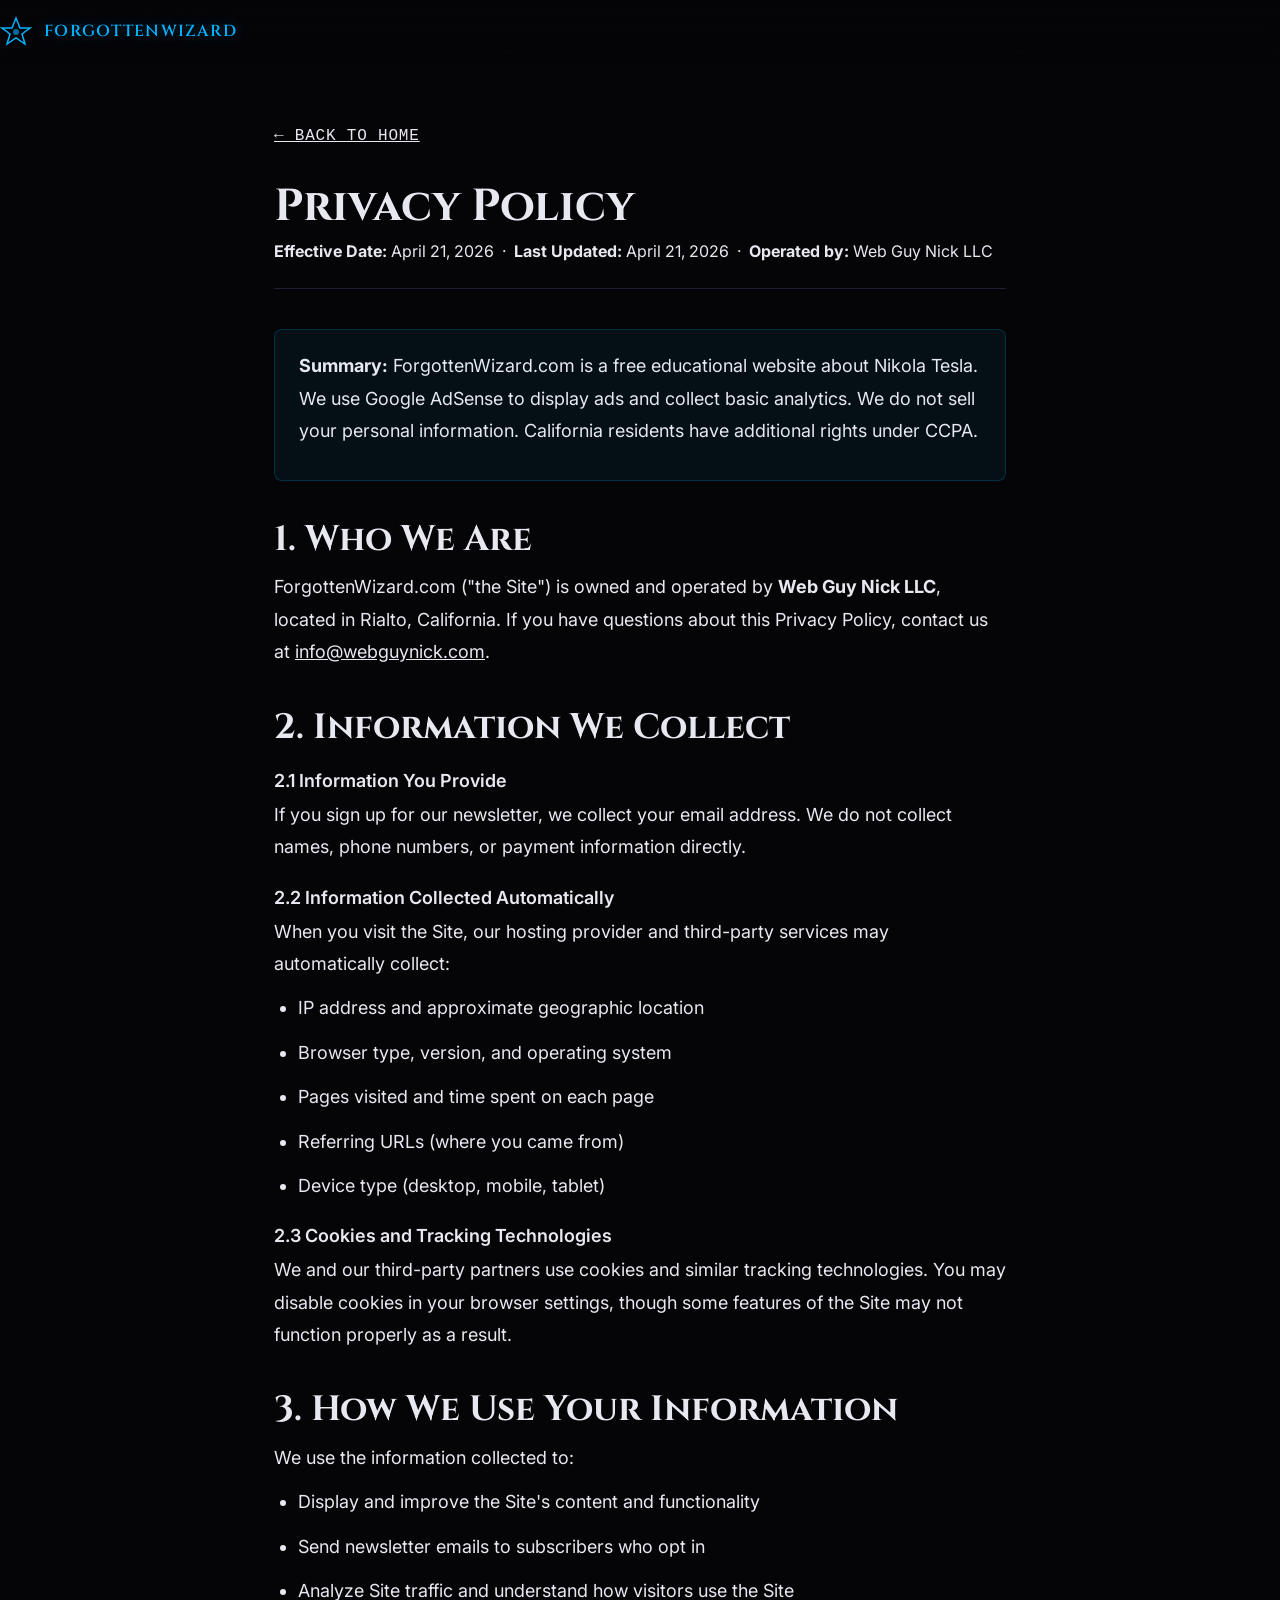
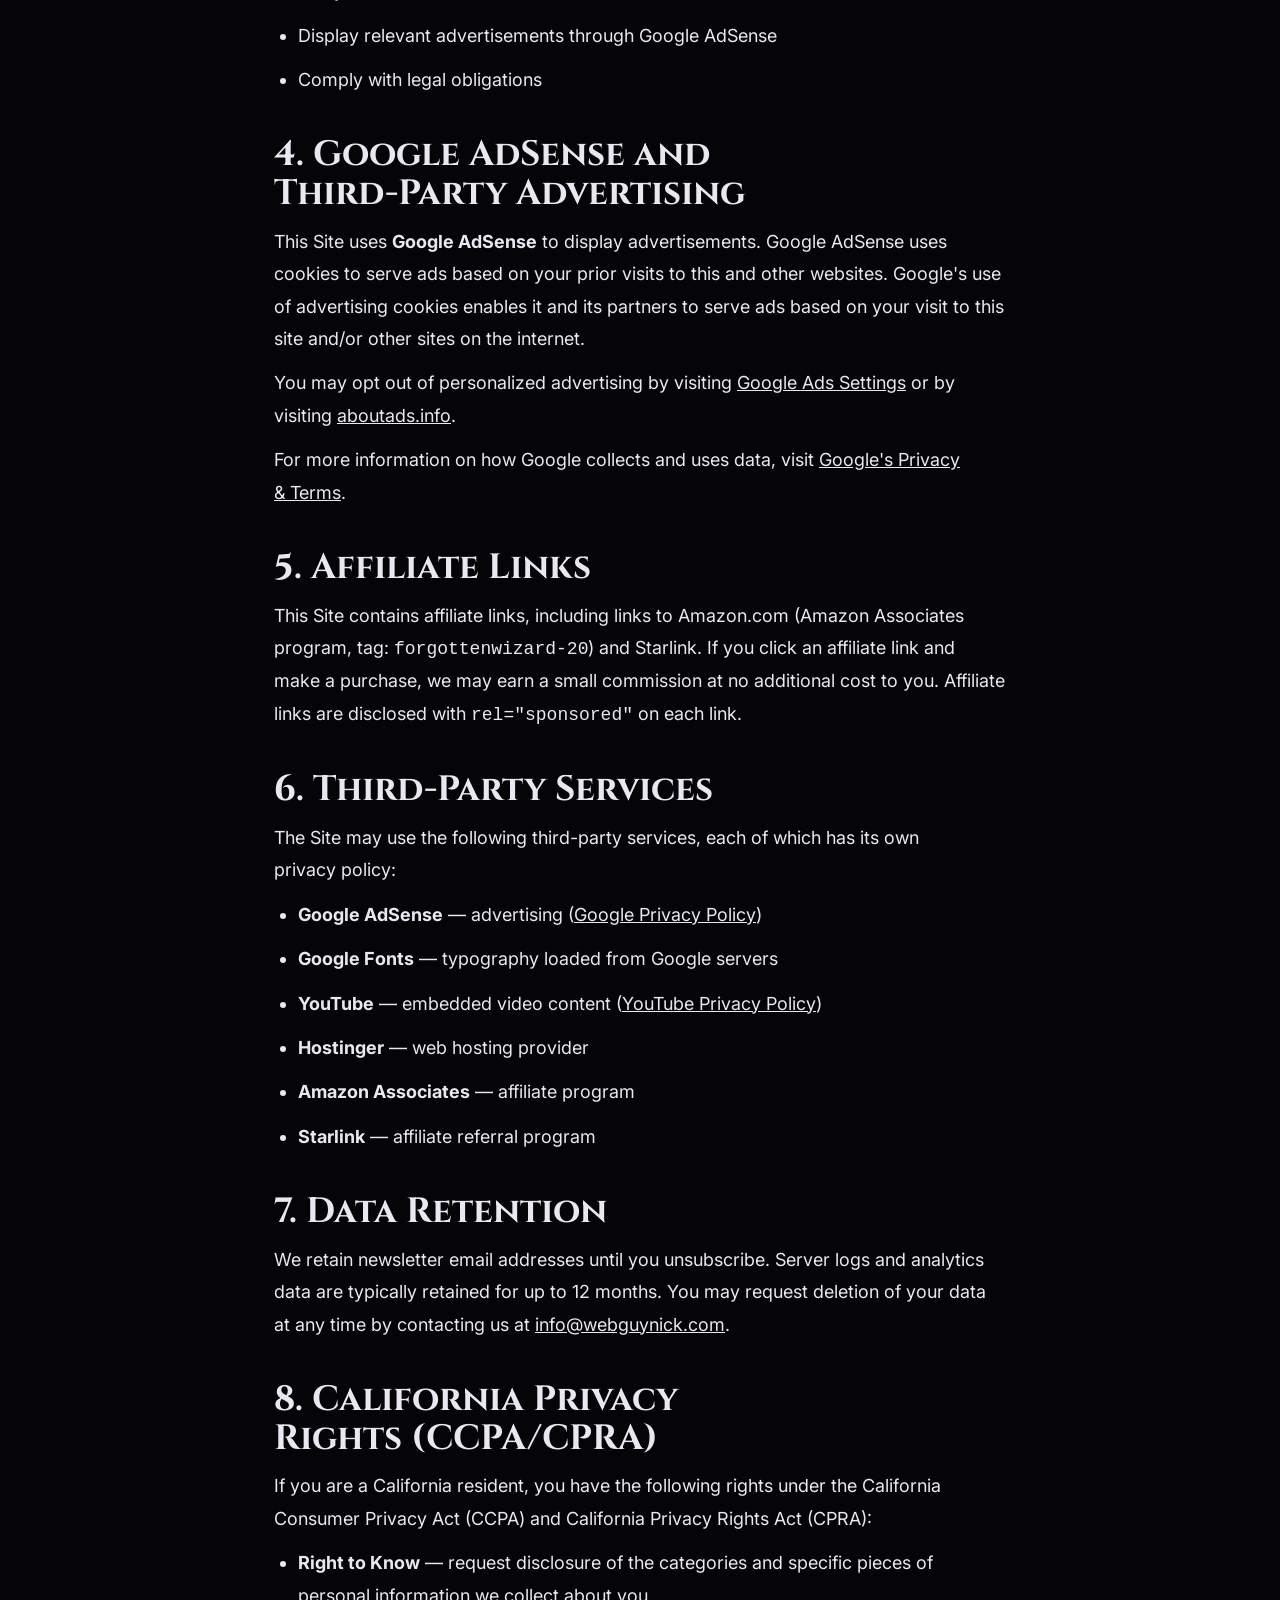
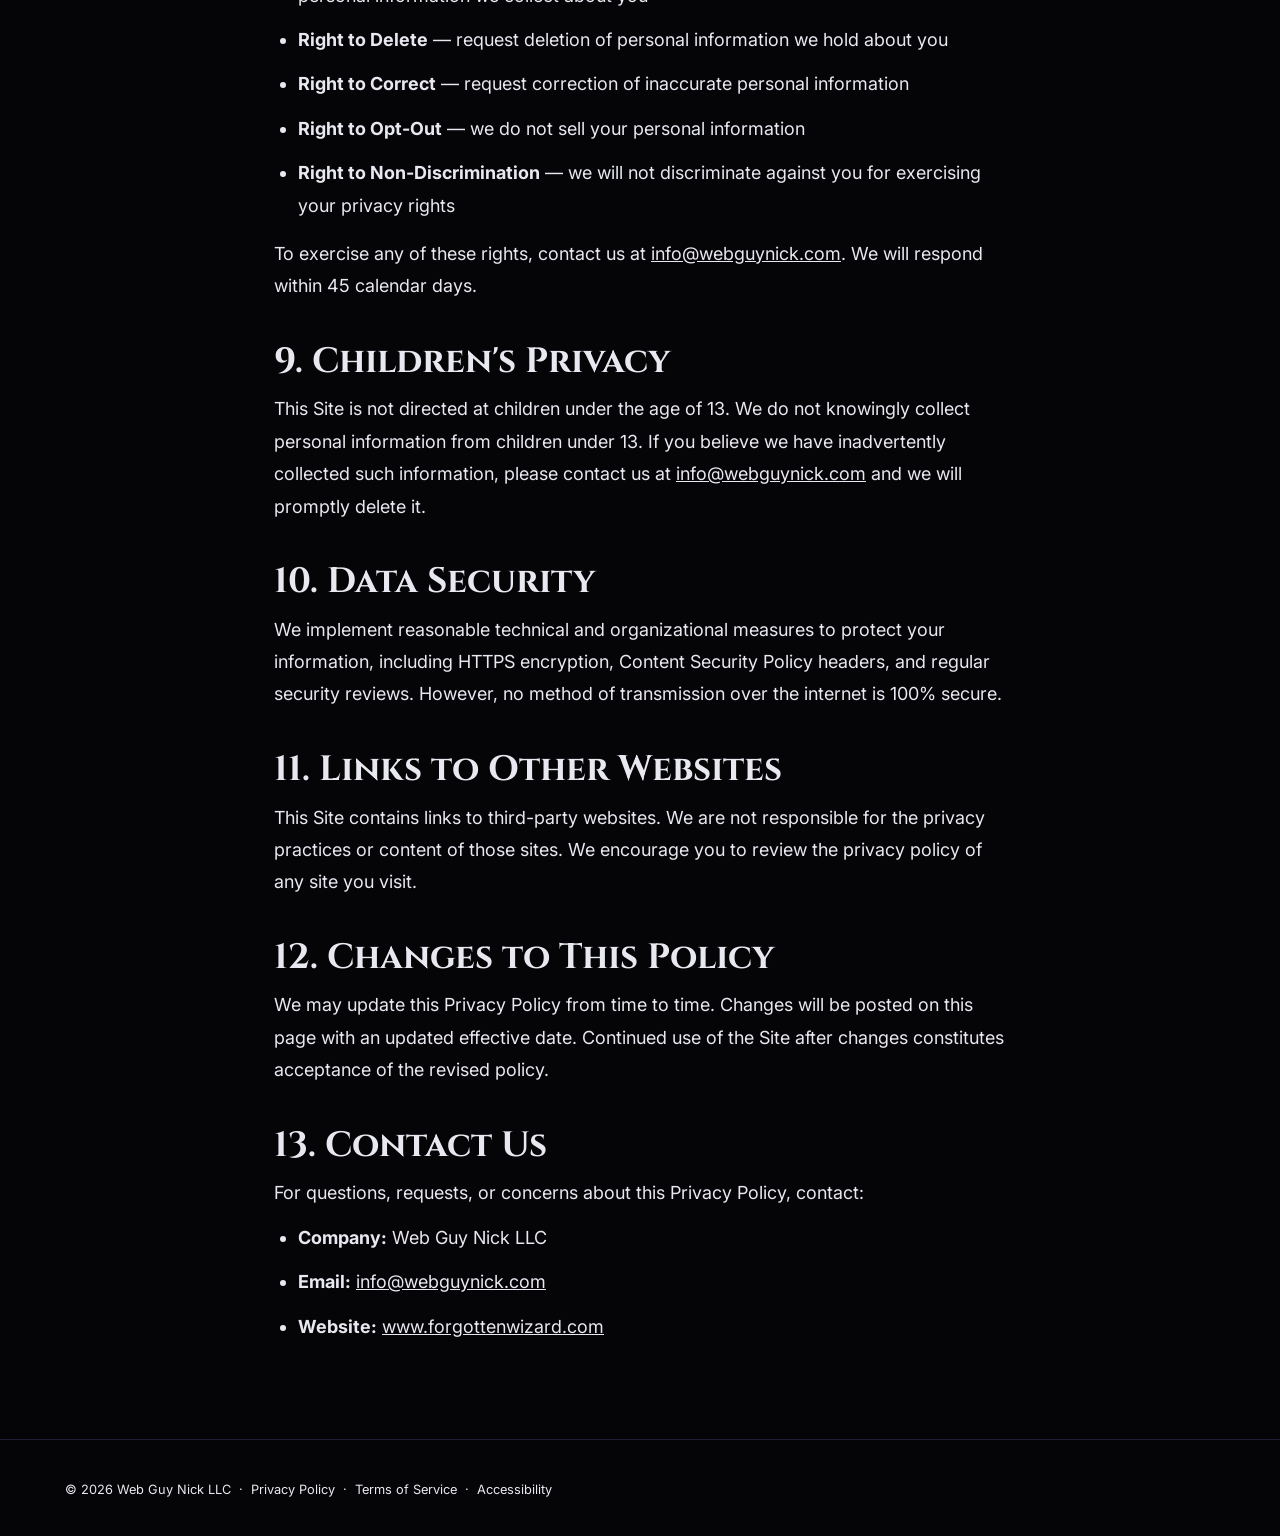
<file: privacy-policy.html>
<!DOCTYPE html>
<html lang="en">
<head>
  <meta charset="UTF-8" />
  <meta name="viewport" content="width=device-width, initial-scale=1.0" />
  <title>Privacy Policy — The Forgotten Wizard | ForgottenWizard.com</title>
  <!-- Favicon -->
  <link rel="icon" type="image/x-icon" href="images/favicon.ico" />
  <link rel="icon" type="image/png" sizes="16x16" href="images/favicon-16.png" />
  <link rel="icon" type="image/png" sizes="32x32" href="images/favicon-32.png" />
  <link rel="apple-touch-icon" sizes="180x180" href="images/apple-touch-icon.png" />
  <meta name="theme-color" content="#050508" />
  <meta name="description" content="Privacy Policy for ForgottenWizard.com, operated by Web Guy Nick LLC. Learn how we collect, use, and protect your data including Google AdSense and affiliate links." />

  <!-- Open Graph -->
  <meta property="og:type" content="website" />
  <meta property="og:site_name" content="The Forgotten Wizard" />
  <meta property="og:title" content="Privacy Policy — The Forgotten Wizard" />
  <meta property="og:description" content="How ForgottenWizard.com handles your data, cookies, and CCPA rights." />
  <meta property="og:image" content="https://www.forgottenwizard.com/images/og-image-final.png" />
  <meta property="og:image:width" content="1200" />
  <meta property="og:image:height" content="630" />
  <meta name="twitter:card" content="summary_large_image" />
  <meta name="twitter:title" content="Privacy Policy — The Forgotten Wizard" />
  <meta name="twitter:image" content="https://www.forgottenwizard.com/images/og-image-final.png" />
  <meta name="robots" content="noindex, follow" />
  <link rel="canonical" href="https://www.forgottenwizard.com/privacy-policy.html" />
  <link rel="preconnect" href="https://fonts.googleapis.com" />
  <link rel="preconnect" href="https://fonts.gstatic.com" crossorigin />
  <link href="https://fonts.googleapis.com/css2?family=Cinzel:wght@400;700&family=Inter:wght@400;500;600&display=swap" rel="stylesheet" />
  <link rel="stylesheet" href="css/style.css" />
  <style>
    .legal-page {
      max-width: 780px;
      margin: 0 auto;
      padding: 120px var(--space-6) 80px;
      color: var(--color-text);
    }
    .legal-page h1 {
      font-family: var(--font-display);
      font-size: clamp(1.8rem, 5vw, 2.8rem);
      color: var(--color-arc);
      margin-bottom: var(--space-2);
    }
    .legal-page .meta {
      font-size: var(--text-sm);
      color: var(--color-muted);
      margin-bottom: var(--space-10);
      padding-bottom: var(--space-6);
      border-bottom: 1px solid var(--color-border);
    }
    .legal-page h2 {
      font-family: var(--font-display);
      font-size: var(--text-xl);
      color: var(--color-text);
      margin-top: var(--space-10);
      margin-bottom: var(--space-3);
    }
    .legal-page h3 {
      font-size: var(--text-base);
      font-weight: 600;
      color: var(--color-text);
      margin-top: var(--space-6);
      margin-bottom: var(--space-2);
    }
    .legal-page p, .legal-page li {
      font-size: var(--text-base);
      color: var(--color-text-secondary);
      line-height: 1.8;
      margin-bottom: var(--space-3);
    }
    .legal-page ul, .legal-page ol {
      padding-left: var(--space-6);
      margin-bottom: var(--space-4);
    }
    .legal-page a {
      color: var(--color-arc);
      text-decoration: underline;
    }
    .legal-page a:hover { color: var(--color-violet); }
    .legal-back {
      display: inline-flex;
      align-items: center;
      gap: var(--space-2);
      color: var(--color-arc);
      font-size: var(--text-sm);
      text-decoration: none;
      margin-bottom: var(--space-8);
      font-family: var(--font-mono);
      letter-spacing: 0.05em;
      text-transform: uppercase;
    }
    .legal-back:hover { color: var(--color-violet); }
    .highlight-box {
      background: rgba(0,180,255,0.06);
      border: 1px solid rgba(0,180,255,0.2);
      border-radius: var(--radius-md);
      padding: var(--space-5) var(--space-6);
      margin: var(--space-6) 0;
    }
  </style>
  <!-- Google AdSense -->
  <script async src="https://pagead2.googlesyndication.com/pagead/js/adsbygoogle.js?client=ca-pub-8440835933078437" crossorigin="anonymous"></script>
</head>
<body>

  <nav class="nav" aria-label="Main navigation">
    <div class="nav__inner">
      <a href="index.html" class="nav__logo" aria-label="The Forgotten Wizard — Home">
        <svg width="32" height="32" viewBox="0 0 32 32" fill="none" aria-hidden="true">
          <path d="M16 2 L20 12 L30 12 L22 18 L25 28 L16 22 L7 28 L10 18 L2 12 L12 12 Z" stroke="#00b4ff" stroke-width="1.5" fill="none"/>
          <circle cx="16" cy="16" r="3" fill="#00b4ff" opacity="0.6"/>
        </svg>
        <span class="nav__logo-text">ForgottenWizard</span>
      </a>
    </div>
  </nav>

  <main class="legal-page" id="main-content">
    <a href="index.html" class="legal-back" aria-label="Back to homepage">← Back to Home</a>

    <h1>Privacy Policy</h1>
    <div class="meta">
      <strong>Effective Date:</strong> April 21, 2026 &nbsp;·&nbsp;
      <strong>Last Updated:</strong> April 21, 2026 &nbsp;·&nbsp;
      <strong>Operated by:</strong> Web Guy Nick LLC
    </div>

    <div class="highlight-box">
      <p><strong>Summary:</strong> ForgottenWizard.com is a free educational website about Nikola Tesla. We use Google AdSense to display ads and collect basic analytics. We do not sell your personal information. California residents have additional rights under CCPA.</p>
    </div>

    <h2>1. Who We Are</h2>
    <p>ForgottenWizard.com ("the Site") is owned and operated by <strong>Web Guy Nick LLC</strong>, located in Rialto, California. If you have questions about this Privacy Policy, contact us at <a href="mailto:info@webguynick.com">info@webguynick.com</a>.</p>

    <h2>2. Information We Collect</h2>

    <h3>2.1 Information You Provide</h3>
    <p>If you sign up for our newsletter, we collect your email address. We do not collect names, phone numbers, or payment information directly.</p>

    <h3>2.2 Information Collected Automatically</h3>
    <p>When you visit the Site, our hosting provider and third-party services may automatically collect:</p>
    <ul>
      <li>IP address and approximate geographic location</li>
      <li>Browser type, version, and operating system</li>
      <li>Pages visited and time spent on each page</li>
      <li>Referring URLs (where you came from)</li>
      <li>Device type (desktop, mobile, tablet)</li>
    </ul>

    <h3>2.3 Cookies and Tracking Technologies</h3>
    <p>We and our third-party partners use cookies and similar tracking technologies. You may disable cookies in your browser settings, though some features of the Site may not function properly as a result.</p>

    <h2>3. How We Use Your Information</h2>
    <p>We use the information collected to:</p>
    <ul>
      <li>Display and improve the Site's content and functionality</li>
      <li>Send newsletter emails to subscribers who opt in</li>
      <li>Analyze Site traffic and understand how visitors use the Site</li>
      <li>Display relevant advertisements through Google AdSense</li>
      <li>Comply with legal obligations</li>
    </ul>

    <h2>4. Google AdSense and Third-Party Advertising</h2>
    <p>This Site uses <strong>Google AdSense</strong> to display advertisements. Google AdSense uses cookies to serve ads based on your prior visits to this and other websites. Google's use of advertising cookies enables it and its partners to serve ads based on your visit to this site and/or other sites on the internet.</p>
    <p>You may opt out of personalized advertising by visiting <a href="https://www.google.com/settings/ads" target="_blank" rel="noopener noreferrer">Google Ads Settings</a> or by visiting <a href="https://www.aboutads.info/choices/" target="_blank" rel="noopener noreferrer">aboutads.info</a>.</p>
    <p>For more information on how Google collects and uses data, visit <a href="https://policies.google.com/technologies/partner-sites" target="_blank" rel="noopener noreferrer">Google's Privacy &amp; Terms</a>.</p>

    <h2>5. Affiliate Links</h2>
    <p>This Site contains affiliate links, including links to Amazon.com (Amazon Associates program, tag: <code>forgottenwizard-20</code>) and Starlink. If you click an affiliate link and make a purchase, we may earn a small commission at no additional cost to you. Affiliate links are disclosed with <code>rel="sponsored"</code> on each link.</p>

    <h2>6. Third-Party Services</h2>
    <p>The Site may use the following third-party services, each of which has its own privacy policy:</p>
    <ul>
      <li><strong>Google AdSense</strong> — advertising (<a href="https://policies.google.com/privacy" target="_blank" rel="noopener noreferrer">Google Privacy Policy</a>)</li>
      <li><strong>Google Fonts</strong> — typography loaded from Google servers</li>
      <li><strong>YouTube</strong> — embedded video content (<a href="https://policies.google.com/privacy" target="_blank" rel="noopener noreferrer">YouTube Privacy Policy</a>)</li>
      <li><strong>Hostinger</strong> — web hosting provider</li>
      <li><strong>Amazon Associates</strong> — affiliate program</li>
      <li><strong>Starlink</strong> — affiliate referral program</li>
    </ul>

    <h2>7. Data Retention</h2>
    <p>We retain newsletter email addresses until you unsubscribe. Server logs and analytics data are typically retained for up to 12 months. You may request deletion of your data at any time by contacting us at <a href="mailto:info@webguynick.com">info@webguynick.com</a>.</p>

    <h2>8. California Privacy Rights (CCPA/CPRA)</h2>
    <p>If you are a California resident, you have the following rights under the California Consumer Privacy Act (CCPA) and California Privacy Rights Act (CPRA):</p>
    <ul>
      <li><strong>Right to Know</strong> — request disclosure of the categories and specific pieces of personal information we collect about you</li>
      <li><strong>Right to Delete</strong> — request deletion of personal information we hold about you</li>
      <li><strong>Right to Correct</strong> — request correction of inaccurate personal information</li>
      <li><strong>Right to Opt-Out</strong> — we do not sell your personal information</li>
      <li><strong>Right to Non-Discrimination</strong> — we will not discriminate against you for exercising your privacy rights</li>
    </ul>
    <p>To exercise any of these rights, contact us at <a href="mailto:info@webguynick.com">info@webguynick.com</a>. We will respond within 45 calendar days.</p>

    <h2>9. Children's Privacy</h2>
    <p>This Site is not directed at children under the age of 13. We do not knowingly collect personal information from children under 13. If you believe we have inadvertently collected such information, please contact us at <a href="mailto:info@webguynick.com">info@webguynick.com</a> and we will promptly delete it.</p>

    <h2>10. Data Security</h2>
    <p>We implement reasonable technical and organizational measures to protect your information, including HTTPS encryption, Content Security Policy headers, and regular security reviews. However, no method of transmission over the internet is 100% secure.</p>

    <h2>11. Links to Other Websites</h2>
    <p>This Site contains links to third-party websites. We are not responsible for the privacy practices or content of those sites. We encourage you to review the privacy policy of any site you visit.</p>

    <h2>12. Changes to This Policy</h2>
    <p>We may update this Privacy Policy from time to time. Changes will be posted on this page with an updated effective date. Continued use of the Site after changes constitutes acceptance of the revised policy.</p>

    <h2>13. Contact Us</h2>
    <p>For questions, requests, or concerns about this Privacy Policy, contact:</p>
    <ul>
      <li><strong>Company:</strong> Web Guy Nick LLC</li>
      <li><strong>Email:</strong> <a href="mailto:info@webguynick.com">info@webguynick.com</a></li>
      <li><strong>Website:</strong> <a href="https://www.forgottenwizard.com">www.forgottenwizard.com</a></li>
    </ul>
  </main>

  <footer style="text-align:center; padding: 40px 20px; border-top: 1px solid var(--color-border); color: var(--color-muted); font-size: 0.8rem;">
    <p>&copy; 2026 Web Guy Nick LLC &nbsp;·&nbsp;
      <a href="privacy-policy.html" style="color:var(--color-arc)">Privacy Policy</a> &nbsp;·&nbsp;
      <a href="terms.html" style="color:var(--color-arc)">Terms of Service</a> &nbsp;·&nbsp;
      <a href="accessibility.html" style="color:var(--color-arc)">Accessibility</a>
    </p>
  </footer>

</body>
</html>
</file>
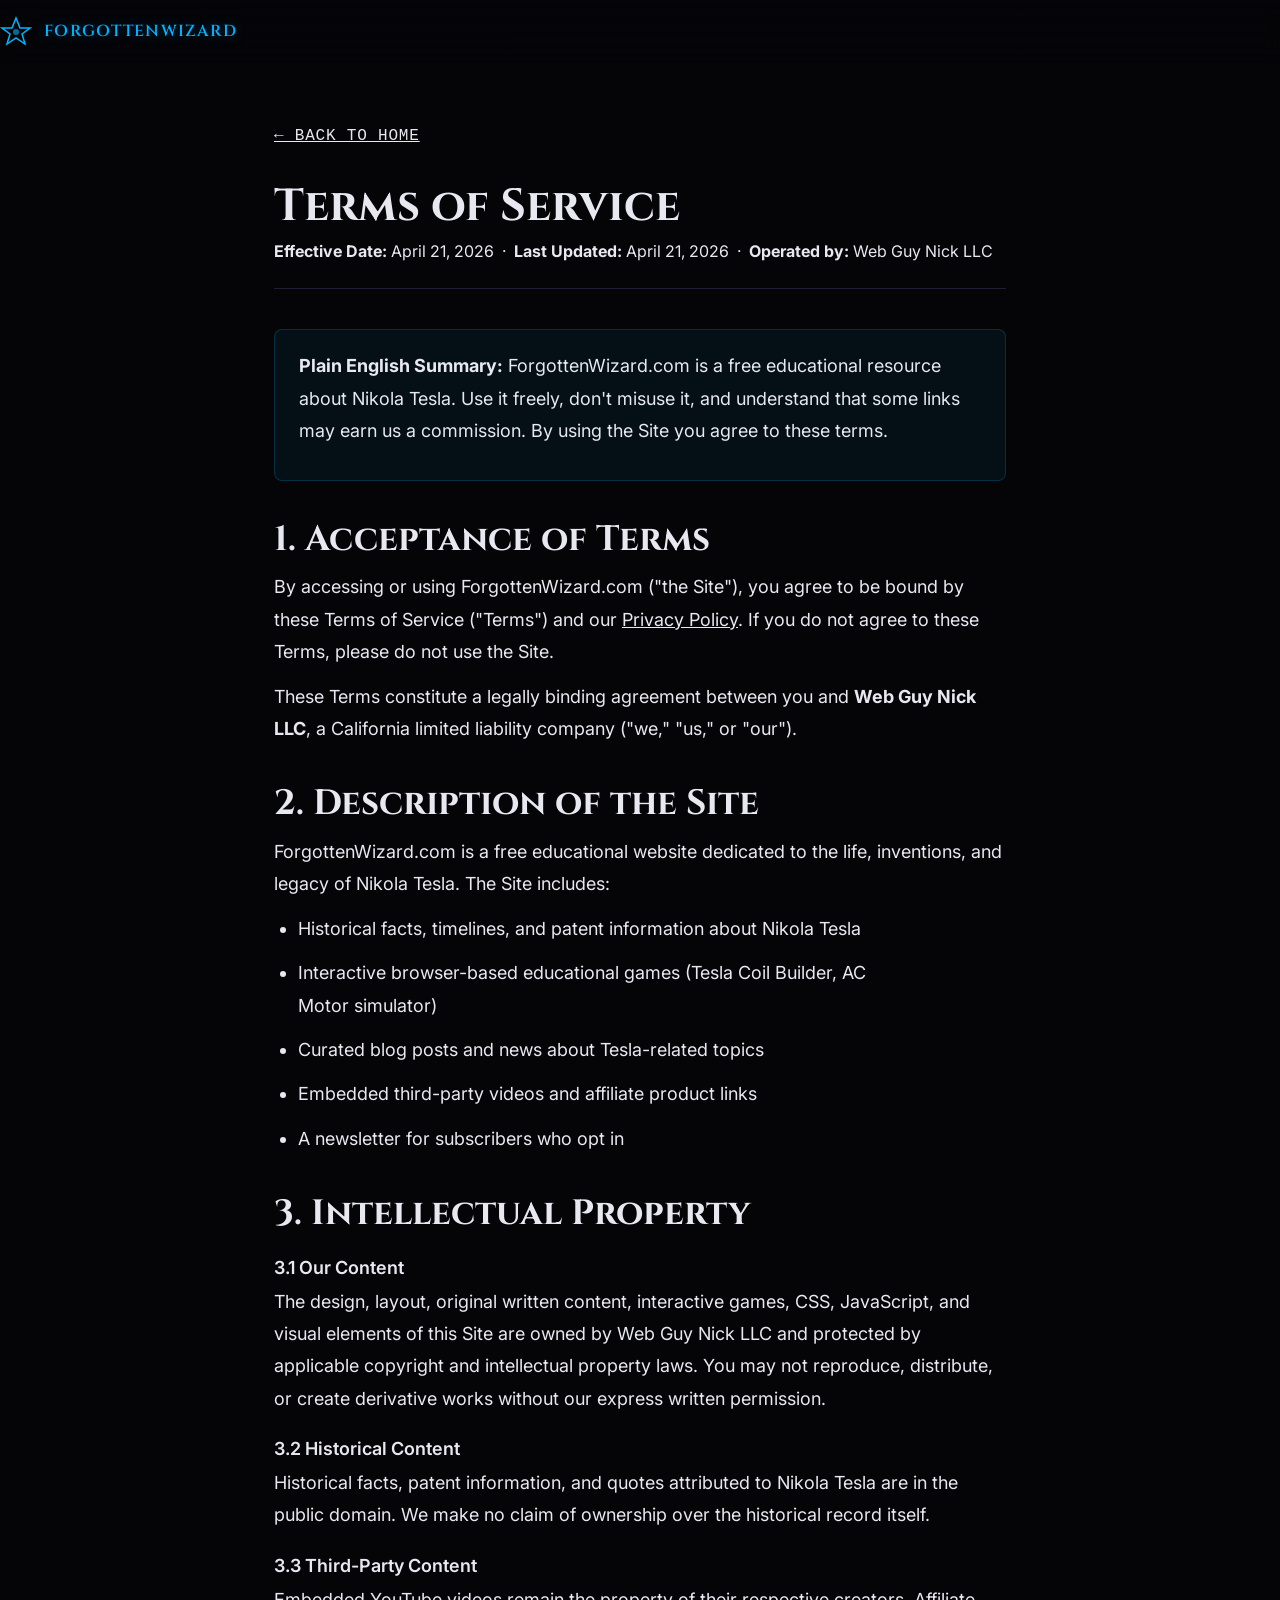
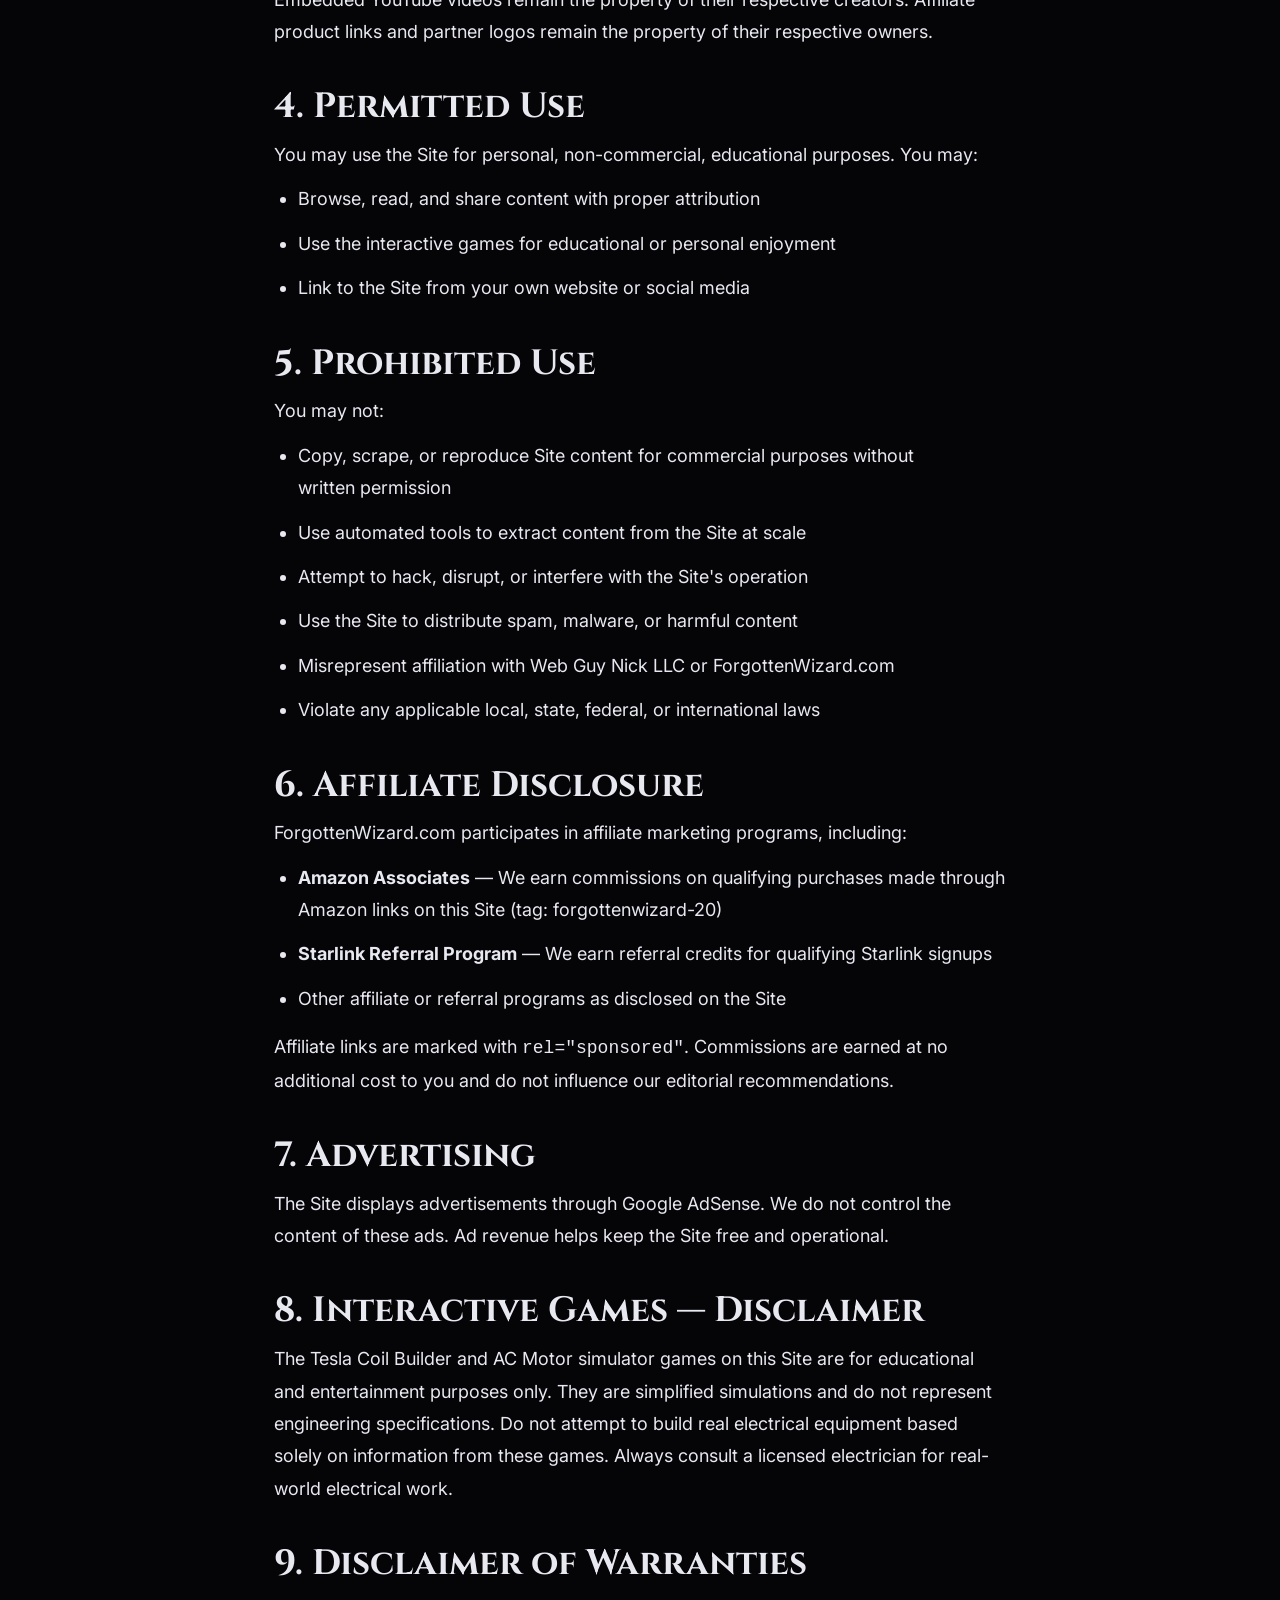
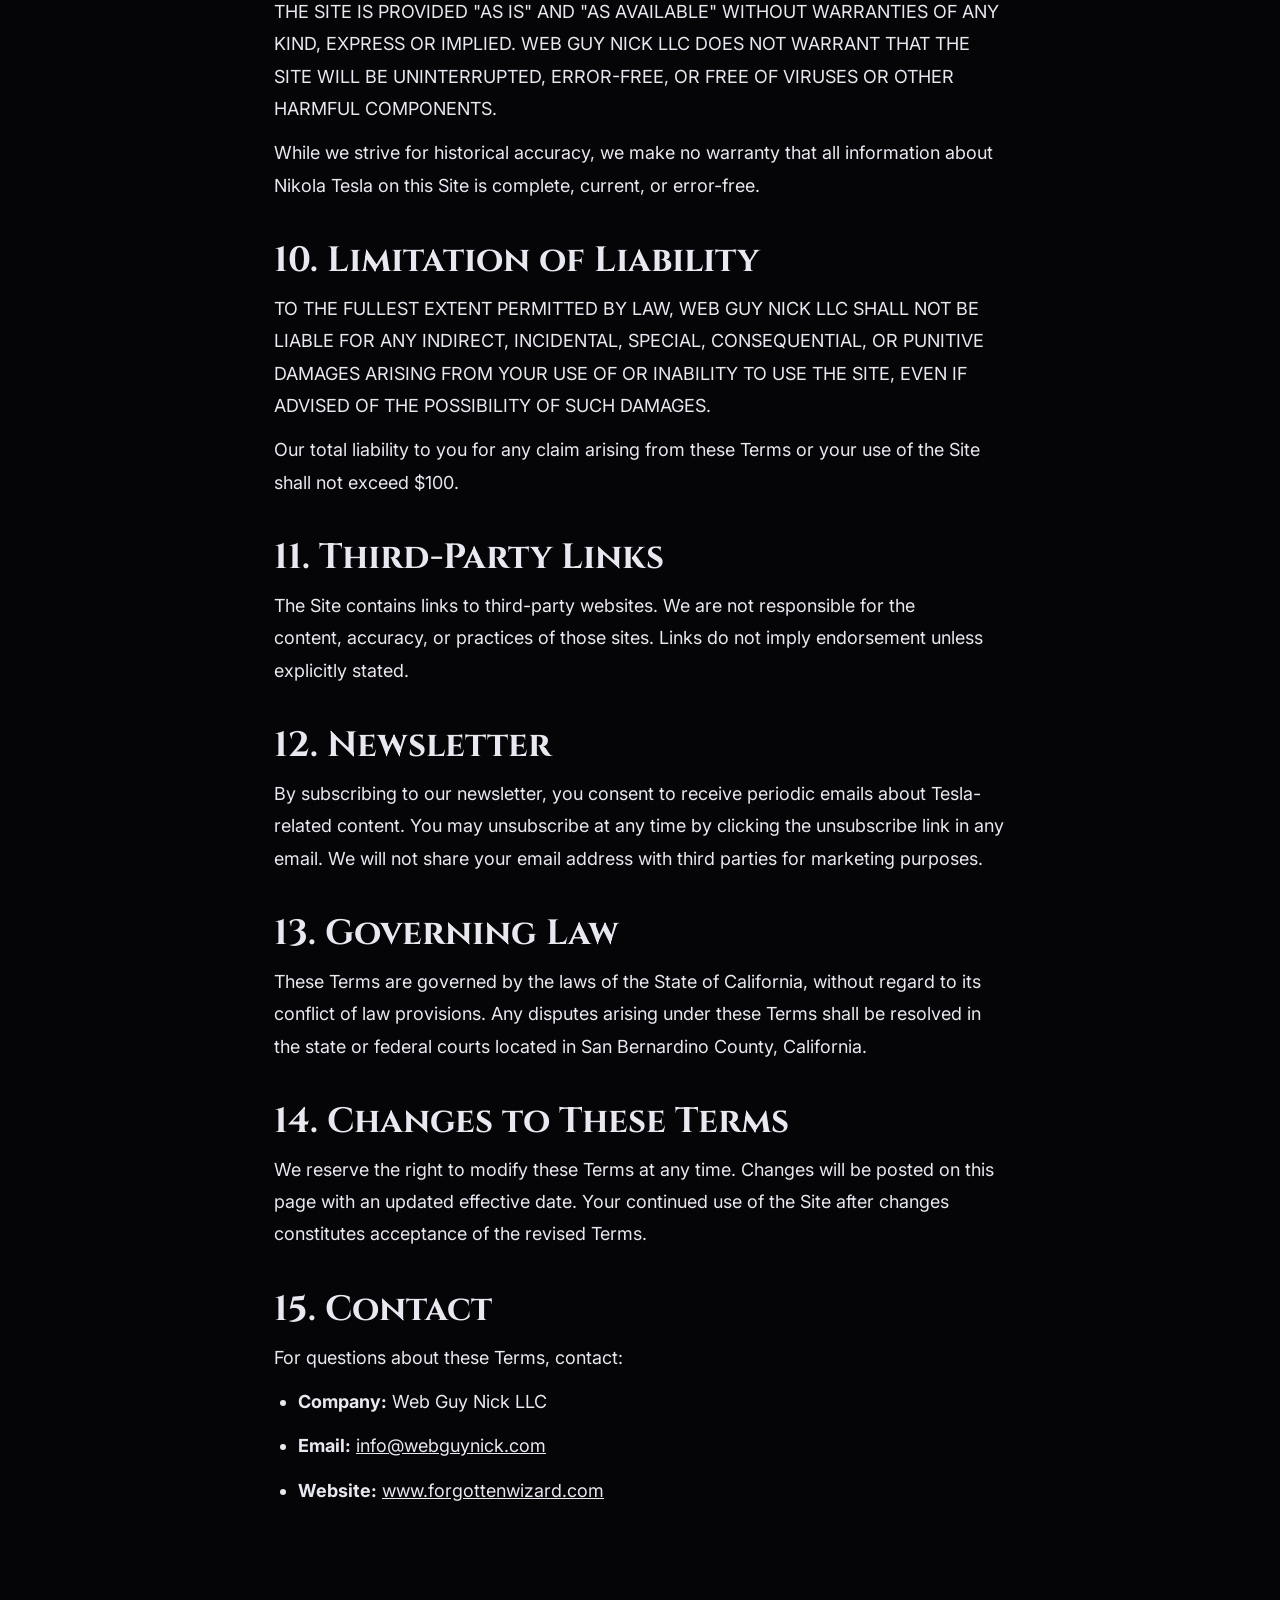
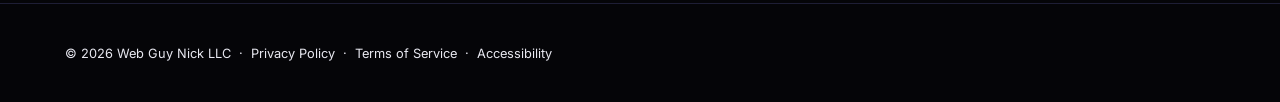
<file: terms.html>
<!DOCTYPE html>
<html lang="en">
<head>
  <meta charset="UTF-8" />
  <meta name="viewport" content="width=device-width, initial-scale=1.0" />
  <title>Terms of Service — The Forgotten Wizard | ForgottenWizard.com</title>
  <!-- Favicon -->
  <link rel="icon" type="image/x-icon" href="images/favicon.ico" />
  <link rel="icon" type="image/png" sizes="16x16" href="images/favicon-16.png" />
  <link rel="icon" type="image/png" sizes="32x32" href="images/favicon-32.png" />
  <link rel="apple-touch-icon" sizes="180x180" href="images/apple-touch-icon.png" />
  <meta name="theme-color" content="#050508" />
  <meta name="description" content="Terms of Service for ForgottenWizard.com, operated by Web Guy Nick LLC. Usage rules, affiliate disclosures, and legal terms for the Nikola Tesla tribute website." />

  <!-- Open Graph -->
  <meta property="og:type" content="website" />
  <meta property="og:site_name" content="The Forgotten Wizard" />
  <meta property="og:title" content="Terms of Service — The Forgotten Wizard" />
  <meta property="og:description" content="Terms and conditions for using ForgottenWizard.com — the Nikola Tesla tribute website." />
  <meta property="og:image" content="https://www.forgottenwizard.com/images/og-image-final.png" />
  <meta property="og:image:width" content="1200" />
  <meta property="og:image:height" content="630" />
  <meta name="twitter:card" content="summary_large_image" />
  <meta name="twitter:title" content="Terms of Service — The Forgotten Wizard" />
  <meta name="twitter:image" content="https://www.forgottenwizard.com/images/og-image-final.png" />
  <meta name="robots" content="noindex, follow" />
  <link rel="canonical" href="https://www.forgottenwizard.com/terms.html" />
  <link rel="preconnect" href="https://fonts.googleapis.com" />
  <link rel="preconnect" href="https://fonts.gstatic.com" crossorigin />
  <link href="https://fonts.googleapis.com/css2?family=Cinzel:wght@400;700&family=Inter:wght@400;500;600&display=swap" rel="stylesheet" />
  <link rel="stylesheet" href="css/style.css" />
  <style>
    .legal-page {
      max-width: 780px;
      margin: 0 auto;
      padding: 120px var(--space-6) 80px;
      color: var(--color-text);
    }
    .legal-page h1 {
      font-family: var(--font-display);
      font-size: clamp(1.8rem, 5vw, 2.8rem);
      color: var(--color-arc);
      margin-bottom: var(--space-2);
    }
    .legal-page .meta {
      font-size: var(--text-sm);
      color: var(--color-muted);
      margin-bottom: var(--space-10);
      padding-bottom: var(--space-6);
      border-bottom: 1px solid var(--color-border);
    }
    .legal-page h2 {
      font-family: var(--font-display);
      font-size: var(--text-xl);
      color: var(--color-text);
      margin-top: var(--space-10);
      margin-bottom: var(--space-3);
    }
    .legal-page h3 {
      font-size: var(--text-base);
      font-weight: 600;
      color: var(--color-text);
      margin-top: var(--space-6);
      margin-bottom: var(--space-2);
    }
    .legal-page p, .legal-page li {
      font-size: var(--text-base);
      color: var(--color-text-secondary);
      line-height: 1.8;
      margin-bottom: var(--space-3);
    }
    .legal-page ul, .legal-page ol {
      padding-left: var(--space-6);
      margin-bottom: var(--space-4);
    }
    .legal-page a {
      color: var(--color-arc);
      text-decoration: underline;
    }
    .legal-page a:hover { color: var(--color-violet); }
    .legal-back {
      display: inline-flex;
      align-items: center;
      gap: var(--space-2);
      color: var(--color-arc);
      font-size: var(--text-sm);
      text-decoration: none;
      margin-bottom: var(--space-8);
      font-family: var(--font-mono);
      letter-spacing: 0.05em;
      text-transform: uppercase;
    }
    .legal-back:hover { color: var(--color-violet); }
    .highlight-box {
      background: rgba(0,180,255,0.06);
      border: 1px solid rgba(0,180,255,0.2);
      border-radius: var(--radius-md);
      padding: var(--space-5) var(--space-6);
      margin: var(--space-6) 0;
    }
  </style>
  <!-- Google AdSense -->
  <script async src="https://pagead2.googlesyndication.com/pagead/js/adsbygoogle.js?client=ca-pub-8440835933078437" crossorigin="anonymous"></script>
</head>
<body>

  <nav class="nav" aria-label="Main navigation">
    <div class="nav__inner">
      <a href="index.html" class="nav__logo" aria-label="The Forgotten Wizard — Home">
        <svg width="32" height="32" viewBox="0 0 32 32" fill="none" aria-hidden="true">
          <path d="M16 2 L20 12 L30 12 L22 18 L25 28 L16 22 L7 28 L10 18 L2 12 L12 12 Z" stroke="#00b4ff" stroke-width="1.5" fill="none"/>
          <circle cx="16" cy="16" r="3" fill="#00b4ff" opacity="0.6"/>
        </svg>
        <span class="nav__logo-text">ForgottenWizard</span>
      </a>
    </div>
  </nav>

  <main class="legal-page" id="main-content">
    <a href="index.html" class="legal-back" aria-label="Back to homepage">← Back to Home</a>

    <h1>Terms of Service</h1>
    <div class="meta">
      <strong>Effective Date:</strong> April 21, 2026 &nbsp;·&nbsp;
      <strong>Last Updated:</strong> April 21, 2026 &nbsp;·&nbsp;
      <strong>Operated by:</strong> Web Guy Nick LLC
    </div>

    <div class="highlight-box">
      <p><strong>Plain English Summary:</strong> ForgottenWizard.com is a free educational resource about Nikola Tesla. Use it freely, don't misuse it, and understand that some links may earn us a commission. By using the Site you agree to these terms.</p>
    </div>

    <h2>1. Acceptance of Terms</h2>
    <p>By accessing or using ForgottenWizard.com ("the Site"), you agree to be bound by these Terms of Service ("Terms") and our <a href="privacy-policy.html">Privacy Policy</a>. If you do not agree to these Terms, please do not use the Site.</p>
    <p>These Terms constitute a legally binding agreement between you and <strong>Web Guy Nick LLC</strong>, a California limited liability company ("we," "us," or "our").</p>

    <h2>2. Description of the Site</h2>
    <p>ForgottenWizard.com is a free educational website dedicated to the life, inventions, and legacy of Nikola Tesla. The Site includes:</p>
    <ul>
      <li>Historical facts, timelines, and patent information about Nikola Tesla</li>
      <li>Interactive browser-based educational games (Tesla Coil Builder, AC Motor simulator)</li>
      <li>Curated blog posts and news about Tesla-related topics</li>
      <li>Embedded third-party videos and affiliate product links</li>
      <li>A newsletter for subscribers who opt in</li>
    </ul>

    <h2>3. Intellectual Property</h2>

    <h3>3.1 Our Content</h3>
    <p>The design, layout, original written content, interactive games, CSS, JavaScript, and visual elements of this Site are owned by Web Guy Nick LLC and protected by applicable copyright and intellectual property laws. You may not reproduce, distribute, or create derivative works without our express written permission.</p>

    <h3>3.2 Historical Content</h3>
    <p>Historical facts, patent information, and quotes attributed to Nikola Tesla are in the public domain. We make no claim of ownership over the historical record itself.</p>

    <h3>3.3 Third-Party Content</h3>
    <p>Embedded YouTube videos remain the property of their respective creators. Affiliate product links and partner logos remain the property of their respective owners.</p>

    <h2>4. Permitted Use</h2>
    <p>You may use the Site for personal, non-commercial, educational purposes. You may:</p>
    <ul>
      <li>Browse, read, and share content with proper attribution</li>
      <li>Use the interactive games for educational or personal enjoyment</li>
      <li>Link to the Site from your own website or social media</li>
    </ul>

    <h2>5. Prohibited Use</h2>
    <p>You may not:</p>
    <ul>
      <li>Copy, scrape, or reproduce Site content for commercial purposes without written permission</li>
      <li>Use automated tools to extract content from the Site at scale</li>
      <li>Attempt to hack, disrupt, or interfere with the Site's operation</li>
      <li>Use the Site to distribute spam, malware, or harmful content</li>
      <li>Misrepresent affiliation with Web Guy Nick LLC or ForgottenWizard.com</li>
      <li>Violate any applicable local, state, federal, or international laws</li>
    </ul>

    <h2>6. Affiliate Disclosure</h2>
    <p>ForgottenWizard.com participates in affiliate marketing programs, including:</p>
    <ul>
      <li><strong>Amazon Associates</strong> — We earn commissions on qualifying purchases made through Amazon links on this Site (tag: forgottenwizard-20)</li>
      <li><strong>Starlink Referral Program</strong> — We earn referral credits for qualifying Starlink signups</li>
      <li>Other affiliate or referral programs as disclosed on the Site</li>
    </ul>
    <p>Affiliate links are marked with <code>rel="sponsored"</code>. Commissions are earned at no additional cost to you and do not influence our editorial recommendations.</p>

    <h2>7. Advertising</h2>
    <p>The Site displays advertisements through Google AdSense. We do not control the content of these ads. Ad revenue helps keep the Site free and operational.</p>

    <h2>8. Interactive Games — Disclaimer</h2>
    <p>The Tesla Coil Builder and AC Motor simulator games on this Site are for educational and entertainment purposes only. They are simplified simulations and do not represent engineering specifications. Do not attempt to build real electrical equipment based solely on information from these games. Always consult a licensed electrician for real-world electrical work.</p>

    <h2>9. Disclaimer of Warranties</h2>
    <p>THE SITE IS PROVIDED "AS IS" AND "AS AVAILABLE" WITHOUT WARRANTIES OF ANY KIND, EXPRESS OR IMPLIED. WEB GUY NICK LLC DOES NOT WARRANT THAT THE SITE WILL BE UNINTERRUPTED, ERROR-FREE, OR FREE OF VIRUSES OR OTHER HARMFUL COMPONENTS.</p>
    <p>While we strive for historical accuracy, we make no warranty that all information about Nikola Tesla on this Site is complete, current, or error-free.</p>

    <h2>10. Limitation of Liability</h2>
    <p>TO THE FULLEST EXTENT PERMITTED BY LAW, WEB GUY NICK LLC SHALL NOT BE LIABLE FOR ANY INDIRECT, INCIDENTAL, SPECIAL, CONSEQUENTIAL, OR PUNITIVE DAMAGES ARISING FROM YOUR USE OF OR INABILITY TO USE THE SITE, EVEN IF ADVISED OF THE POSSIBILITY OF SUCH DAMAGES.</p>
    <p>Our total liability to you for any claim arising from these Terms or your use of the Site shall not exceed $100.</p>

    <h2>11. Third-Party Links</h2>
    <p>The Site contains links to third-party websites. We are not responsible for the content, accuracy, or practices of those sites. Links do not imply endorsement unless explicitly stated.</p>

    <h2>12. Newsletter</h2>
    <p>By subscribing to our newsletter, you consent to receive periodic emails about Tesla-related content. You may unsubscribe at any time by clicking the unsubscribe link in any email. We will not share your email address with third parties for marketing purposes.</p>

    <h2>13. Governing Law</h2>
    <p>These Terms are governed by the laws of the State of California, without regard to its conflict of law provisions. Any disputes arising under these Terms shall be resolved in the state or federal courts located in San Bernardino County, California.</p>

    <h2>14. Changes to These Terms</h2>
    <p>We reserve the right to modify these Terms at any time. Changes will be posted on this page with an updated effective date. Your continued use of the Site after changes constitutes acceptance of the revised Terms.</p>

    <h2>15. Contact</h2>
    <p>For questions about these Terms, contact:</p>
    <ul>
      <li><strong>Company:</strong> Web Guy Nick LLC</li>
      <li><strong>Email:</strong> <a href="mailto:info@webguynick.com">info@webguynick.com</a></li>
      <li><strong>Website:</strong> <a href="https://www.forgottenwizard.com">www.forgottenwizard.com</a></li>
    </ul>
  </main>

  <footer style="text-align:center; padding: 40px 20px; border-top: 1px solid var(--color-border); color: var(--color-muted); font-size: 0.8rem;">
    <p>&copy; 2026 Web Guy Nick LLC &nbsp;·&nbsp;
      <a href="privacy-policy.html" style="color:var(--color-arc)">Privacy Policy</a> &nbsp;·&nbsp;
      <a href="terms.html" style="color:var(--color-arc)">Terms of Service</a> &nbsp;·&nbsp;
      <a href="accessibility.html" style="color:var(--color-arc)">Accessibility</a>
    </p>
  </footer>

</body>
</html>
</file>
<file: css/style.css>
/* =============================================
   FORGOTTEN WIZARD — Nikola Tesla Tribute Site
   Dark electric palette: deep black, electric blue, gold, violet
   ============================================= */

/* --- DESIGN TOKENS --- */
:root {
  --text-xs: clamp(0.75rem, 0.7rem + 0.25vw, 0.875rem);
  --text-sm: clamp(0.875rem, 0.8rem + 0.35vw, 1rem);
  --text-base: clamp(1rem, 0.95rem + 0.25vw, 1.125rem);
  --text-lg: clamp(1.125rem, 1rem + 0.75vw, 1.5rem);
  --text-xl: clamp(1.5rem, 1.2rem + 1.25vw, 2.25rem);
  --text-2xl: clamp(2rem, 1.2rem + 2.5vw, 3.5rem);
  --text-3xl: clamp(2.5rem, 1rem + 4vw, 5rem);
  --text-hero: clamp(3rem, 0.5rem + 7vw, 8rem);

  --space-1: 0.25rem;
  --space-2: 0.5rem;
  --space-3: 0.75rem;
  --space-4: 1rem;
  --space-5: 1.25rem;
  --space-6: 1.5rem;
  --space-8: 2rem;
  --space-10: 2.5rem;
  --space-12: 3rem;
  --space-16: 4rem;
  --space-20: 5rem;
  --space-24: 6rem;
  --space-32: 8rem;

  --radius-sm: 0.375rem;
  --radius-md: 0.5rem;
  --radius-lg: 0.75rem;
  --radius-xl: 1rem;
  --radius-full: 9999px;

  --transition-interactive: 180ms cubic-bezier(0.16, 1, 0.3, 1);
  --ease-out: cubic-bezier(0.16, 1, 0.3, 1);

  --content-narrow: 640px;
  --content-default: 960px;
  --content-wide: 1200px;

  /* Electric Dark Palette */
  --color-bg: #050508;
  --color-surface: #0a0a10;
  --color-surface-2: #0e0e18;
  --color-surface-offset: #111120;
  --color-border: #1e1e35;
  --color-divider: #16162a;

  --color-text: #e8e8f0;
  --color-text-muted: #8888aa;
  --color-text-faint: #44445a;
  --color-text-inverse: #050508;

  /* Electric Blue — primary accent */
  --color-primary: #00b4ff;
  --color-primary-hover: #33c6ff;
  --color-primary-glow: rgba(0, 180, 255, 0.35);
  --color-primary-dim: rgba(0, 180, 255, 0.08);

  /* Tesla Gold */
  --color-gold: #f0c040;
  --color-gold-hover: #f5d060;
  --color-gold-glow: rgba(240, 192, 64, 0.3);

  /* Violet accent */
  --color-violet: #9b59f5;
  --color-violet-glow: rgba(155, 89, 245, 0.3);

  /* Spark white */
  --color-spark: #ffffff;

  --shadow-sm: 0 1px 2px rgba(0, 0, 0, 0.4);
  --shadow-md: 0 4px 12px rgba(0, 0, 0, 0.5);
  --shadow-lg: 0 12px 40px rgba(0, 0, 0, 0.6);
  --shadow-glow: 0 0 30px var(--color-primary-glow), 0 0 60px rgba(0, 180, 255, 0.12);
  --shadow-gold-glow: 0 0 20px var(--color-gold-glow);

  --font-display: 'Cinzel', Georgia, serif;
  --font-body: 'Inter', system-ui, sans-serif;
  --font-mono: 'JetBrains Mono', monospace;
}

/* --- BASE RESET --- */
*, *::before, *::after {
  box-sizing: border-box;
  margin: 0;
  padding: 0;
}

html {
  -webkit-font-smoothing: antialiased;
  -moz-osx-font-smoothing: grayscale;
  text-rendering: optimizeLegibility;
  scroll-behavior: smooth;
  scroll-padding-top: var(--space-16);
}

body {
  min-height: 100dvh;
  line-height: 1.6;
  font-family: var(--font-body);
  font-size: var(--text-base);
  color: var(--color-text);
  background-color: var(--color-bg);
  overflow-x: hidden;
  cursor: crosshair;
}

img, picture, video, canvas, svg {
  display: block;
  max-width: 100%;
  height: auto;
}

ul[role='list'], ol[role='list'] { list-style: none; }
input, button, textarea, select { font: inherit; color: inherit; }
h1, h2, h3, h4, h5, h6 { text-wrap: balance; line-height: 1.1; }
p, li, figcaption { text-wrap: pretty; max-width: 72ch; }
button { cursor: pointer; background: none; border: none; }
table { border-collapse: collapse; width: 100%; }

::selection {
  background: rgba(0, 180, 255, 0.25);
  color: var(--color-text);
}

:focus-visible {
  outline: 2px solid var(--color-primary);
  outline-offset: 3px;
  border-radius: var(--radius-sm);
}

a {
  color: var(--color-primary);
  text-decoration: none;
  transition: color var(--transition-interactive);
}
a:hover { color: var(--color-primary-hover); }

.sr-only {
  position: absolute;
  width: 1px; height: 1px;
  padding: 0; margin: -1px;
  overflow: hidden;
  clip: rect(0,0,0,0);
  white-space: nowrap;
  border-width: 0;
}

@media (prefers-reduced-motion: reduce) {
  *, *::before, *::after {
    animation-duration: 0.01ms !important;
    animation-iteration-count: 1 !important;
    transition-duration: 0.01ms !important;
  }
}

/* =============================================
   LAYOUT UTILITIES
   ============================================= */
.container {
  width: 100%;
  max-width: var(--content-wide);
  margin-inline: auto;
  padding-inline: clamp(var(--space-4), 5vw, var(--space-12));
}
.container--narrow { max-width: var(--content-narrow); }
.container--default { max-width: var(--content-default); }

section {
  padding-block: clamp(var(--space-16), 8vw, var(--space-32));
}

/* =============================================
   LIGHTNING CANVAS — full page overlay
   ============================================= */
#lightning-canvas {
  position: fixed;
  inset: 0;
  pointer-events: none;
  z-index: 1;
  opacity: 0.75;
}

/* =============================================
   NAVIGATION
   ============================================= */
.nav {
  position: fixed;
  top: 0;
  left: 0;
  right: 0;
  z-index: 100;
  padding: var(--space-4) 0;
  background: linear-gradient(to bottom, rgba(5,5,8,0.95), rgba(5,5,8,0));
  backdrop-filter: blur(8px);
  -webkit-backdrop-filter: blur(8px);
}

.nav__inner {
  display: flex;
  align-items: center;
  justify-content: space-between;
  gap: var(--space-8);
}

.nav__logo {
  display: flex;
  align-items: center;
  gap: var(--space-3);
  text-decoration: none;
  color: var(--color-text);
}

.nav__logo-mark {
  width: 36px;
  height: 36px;
  flex-shrink: 0;
}

.nav__logo-text {
  font-family: var(--font-display);
  font-size: var(--text-sm);
  font-weight: 600;
  letter-spacing: 0.08em;
  text-transform: uppercase;
  color: var(--color-primary);
  text-shadow: 0 0 12px var(--color-primary-glow);
}

.nav__links {
  display: flex;
  align-items: center;
  gap: var(--space-6);
  list-style: none;
}

.nav__links a {
  font-size: var(--text-sm);
  font-weight: 500;
  color: var(--color-text-muted);
  letter-spacing: 0.05em;
  text-transform: uppercase;
  transition: color var(--transition-interactive), text-shadow var(--transition-interactive);
}
.nav__links a:hover {
  color: var(--color-primary);
  text-shadow: 0 0 8px var(--color-primary-glow);
}

.nav__cta {
  font-size: var(--text-sm) !important;
  font-weight: 600 !important;
  color: var(--color-bg) !important;
  background: var(--color-primary);
  padding: var(--space-2) var(--space-5);
  border-radius: var(--radius-full);
  text-shadow: none !important;
  transition: background var(--transition-interactive), box-shadow var(--transition-interactive), transform var(--transition-interactive) !important;
}
.nav__cta:hover {
  background: var(--color-primary-hover) !important;
  box-shadow: 0 0 20px var(--color-primary-glow);
  transform: translateY(-1px);
}

.nav__hamburger {
  display: none;
  flex-direction: column;
  gap: 5px;
  padding: var(--space-2);
  color: var(--color-text);
}
.nav__hamburger span {
  display: block;
  width: 22px;
  height: 2px;
  background: currentColor;
  border-radius: 2px;
  transition: transform var(--transition-interactive), opacity var(--transition-interactive);
}

@media (max-width: 768px) {
  .nav__hamburger { display: flex; }
  .nav__links {
    position: fixed;
    inset: 0 0 0 30%;
    flex-direction: column;
    justify-content: center;
    background: rgba(5, 5, 8, 0.98);
    backdrop-filter: blur(20px);
    transform: translateX(100%);
    transition: transform 0.3s var(--ease-out);
    padding: var(--space-16);
    gap: var(--space-8);
  }
  .nav__links.open { transform: translateX(0); }
  .nav__links a { font-size: var(--text-lg); }
}

/* =============================================
   HERO SECTION
   ============================================= */
.hero {
  position: relative;
  min-height: 100dvh;
  display: flex;
  flex-direction: column;
  align-items: center;
  justify-content: center;
  text-align: center;
  overflow: hidden;
  padding-top: var(--space-24);
}

.hero__bg-grid {
  position: absolute;
  inset: 0;
  background-image:
    linear-gradient(rgba(0,180,255,0.04) 1px, transparent 1px),
    linear-gradient(90deg, rgba(0,180,255,0.04) 1px, transparent 1px);
  background-size: 60px 60px;
  mask-image: radial-gradient(ellipse 80% 80% at 50% 50%, black 40%, transparent 100%);
}

.hero__orb {
  position: absolute;
  border-radius: 50%;
  filter: blur(80px);
  pointer-events: none;
}
.hero__orb--1 {
  width: 600px; height: 600px;
  top: -200px; left: 50%;
  transform: translateX(-50%);
  background: radial-gradient(circle, rgba(0,180,255,0.15) 0%, transparent 70%);
  animation: orb-pulse 4s ease-in-out infinite;
}
.hero__orb--2 {
  width: 400px; height: 400px;
  bottom: 0; right: -100px;
  background: radial-gradient(circle, rgba(155,89,245,0.12) 0%, transparent 70%);
  animation: orb-pulse 5s ease-in-out infinite reverse;
}
.hero__orb--3 {
  width: 300px; height: 300px;
  bottom: 100px; left: -100px;
  background: radial-gradient(circle, rgba(240,192,64,0.08) 0%, transparent 70%);
  animation: orb-pulse 6s ease-in-out infinite;
}

@keyframes orb-pulse {
  0%, 100% { opacity: 0.6; transform: scale(1) translateX(-50%); }
  50% { opacity: 1; transform: scale(1.1) translateX(-50%); }
}
.hero__orb--2, .hero__orb--3 {
  animation-name: orb-pulse-no-translate;
}
@keyframes orb-pulse-no-translate {
  0%, 100% { opacity: 0.6; transform: scale(1); }
  50% { opacity: 1; transform: scale(1.15); }
}

.hero__eyebrow {
  font-size: var(--text-xs);
  font-weight: 600;
  letter-spacing: 0.2em;
  text-transform: uppercase;
  color: var(--color-primary);
  text-shadow: 0 0 10px var(--color-primary-glow);
  margin-bottom: var(--space-4);
  animation: fade-in-up 0.8s var(--ease-out) both;
}

.hero__title {
  font-family: var(--font-display);
  font-size: clamp(2.8rem, 1.5rem + 5.5vw, 6.5rem);
  font-weight: 700;
  line-height: 1.05;
  letter-spacing: -0.01em;
  color: var(--color-text);
  margin-bottom: var(--space-6);
  animation: fade-in-up 0.9s var(--ease-out) 0.1s both;
  display: flex;
  flex-direction: column;
  align-items: center;
  gap: 0;
}

.hero__title-line {
  display: block;
  line-height: 1.05;
}

.hero__title-line--plain {
  color: var(--color-text);
}

.hero__title-line--gradient {
  background: linear-gradient(135deg, var(--color-primary) 0%, var(--color-violet) 50%, var(--color-gold) 100%);
  -webkit-background-clip: text;
  -webkit-text-fill-color: transparent;
  background-clip: text;
  filter: drop-shadow(0 0 30px rgba(0,180,255,0.5));
}

.hero__sub {
  font-size: var(--text-lg);
  color: var(--color-text-muted);
  max-width: 560px;
  margin-inline: auto;
  margin-bottom: var(--space-10);
  animation: fade-in-up 1s var(--ease-out) 0.2s both;
}

.hero__btns {
  display: flex;
  gap: var(--space-4);
  flex-wrap: wrap;
  justify-content: center;
  animation: fade-in-up 1.1s var(--ease-out) 0.3s both;
}

.btn {
  display: inline-flex;
  align-items: center;
  gap: var(--space-2);
  font-size: var(--text-sm);
  font-weight: 600;
  padding: var(--space-3) var(--space-8);
  border-radius: var(--radius-full);
  letter-spacing: 0.05em;
  text-transform: uppercase;
  transition: all var(--transition-interactive);
  text-decoration: none;
}
.btn--primary {
  background: var(--color-primary);
  color: var(--color-bg);
  box-shadow: 0 0 20px var(--color-primary-glow);
}
.btn--primary:hover {
  background: var(--color-primary-hover);
  color: var(--color-bg);
  box-shadow: 0 0 40px var(--color-primary-glow), 0 0 80px rgba(0,180,255,0.15);
  transform: translateY(-2px);
}
.btn--primary:active { transform: translateY(0); }

.btn--outline {
  background: transparent;
  color: var(--color-text);
  border: 1px solid var(--color-border);
}
.btn--outline:hover {
  border-color: var(--color-primary);
  color: var(--color-primary);
  box-shadow: 0 0 20px var(--color-primary-glow);
  transform: translateY(-2px);
}

.hero__scroll {
  position: absolute;
  bottom: var(--space-8);
  left: 50%;
  transform: translateX(-50%);
  display: flex;
  flex-direction: column;
  align-items: center;
  gap: var(--space-2);
  color: var(--color-text-faint);
  font-size: var(--text-xs);
  letter-spacing: 0.1em;
  text-transform: uppercase;
  animation: fade-in-up 1.5s var(--ease-out) 1s both;
}
.hero__scroll-bar {
  width: 1px;
  height: 40px;
  background: linear-gradient(to bottom, var(--color-primary), transparent);
  animation: scroll-pulse 2s ease-in-out infinite;
}
@keyframes scroll-pulse {
  0%, 100% { opacity: 0.3; transform: scaleY(1); }
  50% { opacity: 1; transform: scaleY(1.2); }
}

/* Tesla coil hero visual */
.hero__coil-container {
  position: relative;
  width: 200px;
  height: 200px;
  margin-inline: auto;
  margin-bottom: var(--space-4);
  animation: fade-in-up 0.8s var(--ease-out) 0.05s both;
}

#hero-coil-canvas {
  width: 100%;
  height: 100%;
}

@keyframes fade-in-up {
  from { opacity: 0; transform: translateY(20px); }
  to { opacity: 1; transform: translateY(0); }
}

/* =============================================
   COIL VISUAL (SVG)
   ============================================= */
.coil-svg {
  width: 100%;
  height: auto;
  filter: drop-shadow(0 0 20px var(--color-primary-glow));
}

/* =============================================
   SECTION HEADERS
   ============================================= */
.section-label {
  display: inline-block;
  font-size: var(--text-xs);
  font-weight: 700;
  letter-spacing: 0.25em;
  text-transform: uppercase;
  color: var(--color-primary);
  padding: var(--space-1) var(--space-4);
  border: 1px solid rgba(0,180,255,0.3);
  border-radius: var(--radius-full);
  margin-bottom: var(--space-4);
  background: rgba(0,180,255,0.05);
}

.section-title {
  font-family: var(--font-display);
  font-size: var(--text-2xl);
  font-weight: 700;
  color: var(--color-text);
  margin-bottom: var(--space-4);
  line-height: 1.1;
}

.section-desc {
  font-size: var(--text-base);
  color: var(--color-text-muted);
  max-width: 560px;
}

/* =============================================
   STATS BAR
   ============================================= */
.stats-bar {
  background: var(--color-surface);
  border-top: 1px solid var(--color-border);
  border-bottom: 1px solid var(--color-border);
  padding-block: var(--space-8);
  position: relative;
  z-index: 2;
}

.stats-bar::before {
  content: '';
  position: absolute;
  inset: 0;
  background: linear-gradient(90deg, transparent, rgba(0,180,255,0.03), transparent);
}

.stats-grid {
  display: grid;
  grid-template-columns: repeat(auto-fit, minmax(140px, 1fr));
  gap: var(--space-8);
  text-align: center;
}

.stat__number {
  font-family: var(--font-display);
  font-size: var(--text-2xl);
  font-weight: 700;
  color: var(--color-primary);
  text-shadow: 0 0 20px var(--color-primary-glow);
  display: block;
  line-height: 1;
  margin-bottom: var(--space-2);
}

.stat__label {
  font-size: var(--text-xs);
  color: var(--color-text-muted);
  text-transform: uppercase;
  letter-spacing: 0.1em;
}

/* =============================================
   FACTS SECTION
   ============================================= */
.facts {
  position: relative;
  z-index: 2;
}

.facts__header {
  text-align: center;
  margin-bottom: var(--space-16);
}

.facts-grid {
  display: grid;
  grid-template-columns: repeat(auto-fit, minmax(300px, 1fr));
  gap: var(--space-6);
}

.fact-card {
  background: var(--color-surface);
  border: 1px solid var(--color-border);
  border-radius: var(--radius-xl);
  padding: var(--space-8);
  position: relative;
  overflow: hidden;
  transition: border-color var(--transition-interactive), box-shadow var(--transition-interactive), transform var(--transition-interactive);
}

.fact-card::before {
  content: '';
  position: absolute;
  inset: 0;
  background: radial-gradient(ellipse at top left, rgba(0,180,255,0.06) 0%, transparent 60%);
  pointer-events: none;
}

.fact-card:hover {
  border-color: rgba(0,180,255,0.4);
  box-shadow: 0 0 30px rgba(0,180,255,0.1), var(--shadow-lg);
  transform: translateY(-4px);
}

.fact-card__icon {
  font-size: 2rem;
  margin-bottom: var(--space-4);
  filter: drop-shadow(0 0 8px var(--color-primary-glow));
}

.fact-card__title {
  font-family: var(--font-display);
  font-size: var(--text-lg);
  font-weight: 600;
  color: var(--color-text);
  margin-bottom: var(--space-3);
}

.fact-card__text {
  font-size: var(--text-sm);
  color: var(--color-text-muted);
  line-height: 1.7;
}

.fact-card__number {
  position: absolute;
  top: var(--space-4);
  right: var(--space-6);
  font-family: var(--font-mono);
  font-size: var(--text-3xl);
  color: var(--color-text-faint);
  line-height: 1;
  font-weight: 700;
}

/* =============================================
   TIMELINE
   ============================================= */
.timeline {
  position: relative;
  z-index: 2;
  background: var(--color-surface);
  border-top: 1px solid var(--color-border);
  border-bottom: 1px solid var(--color-border);
}

.timeline__header {
  text-align: center;
  margin-bottom: var(--space-16);
}

.timeline__track {
  position: relative;
  display: flex;
  flex-direction: column;
  gap: var(--space-12);
  max-width: var(--content-default);
  margin-inline: auto;
  padding-left: var(--space-12);
}

.timeline__track::before {
  content: '';
  position: absolute;
  left: 0;
  top: 0;
  bottom: 0;
  width: 2px;
  background: linear-gradient(to bottom, var(--color-primary), var(--color-violet), var(--color-gold));
  opacity: 0.5;
}

.timeline-item {
  position: relative;
  padding-left: var(--space-8);
}

.timeline-item::before {
  content: '';
  position: absolute;
  left: calc(-1 * var(--space-8) + 1px);
  top: 6px;
  width: 12px;
  height: 12px;
  border-radius: 50%;
  background: var(--color-primary);
  box-shadow: 0 0 12px var(--color-primary-glow);
  transform: translateX(-50%);
}

.timeline-item__year {
  font-family: var(--font-mono);
  font-size: var(--text-xs);
  font-weight: 700;
  color: var(--color-primary);
  letter-spacing: 0.1em;
  text-shadow: 0 0 8px var(--color-primary-glow);
  margin-bottom: var(--space-1);
}

.timeline-item__event {
  font-family: var(--font-display);
  font-size: var(--text-base);
  font-weight: 600;
  color: var(--color-text);
  margin-bottom: var(--space-2);
}

.timeline-item__desc {
  font-size: var(--text-sm);
  color: var(--color-text-muted);
  line-height: 1.7;
}

/* =============================================
   PATENTS SECTION
   ============================================= */
.patents {
  position: relative;
  z-index: 2;
}

.patents__header {
  text-align: center;
  margin-bottom: var(--space-16);
}

.patents-grid {
  display: grid;
  grid-template-columns: repeat(auto-fill, minmax(260px, 1fr));
  gap: var(--space-4);
}

.patent-card {
  background: var(--color-surface);
  border: 1px solid var(--color-border);
  border-radius: var(--radius-lg);
  padding: var(--space-6);
  transition: border-color var(--transition-interactive), box-shadow var(--transition-interactive), transform var(--transition-interactive);
}

.patent-card:hover {
  border-color: rgba(155,89,245,0.4);
  box-shadow: 0 0 20px rgba(155,89,245,0.1);
  transform: translateY(-2px);
}

.patent-card__num {
  font-family: var(--font-mono);
  font-size: var(--text-xs);
  color: var(--color-violet);
  font-weight: 600;
  margin-bottom: var(--space-2);
  display: flex;
  align-items: center;
  gap: var(--space-2);
}

.patent-card__num::before {
  content: '';
  display: inline-block;
  width: 6px;
  height: 6px;
  border-radius: 50%;
  background: var(--color-violet);
  box-shadow: 0 0 6px var(--color-violet-glow);
  flex-shrink: 0;
}

.patent-card__title {
  font-size: var(--text-sm);
  font-weight: 600;
  color: var(--color-text);
  line-height: 1.4;
  margin-bottom: var(--space-2);
}

.patent-card__year {
  font-size: var(--text-xs);
  color: var(--color-text-faint);
}

.patents__more {
  text-align: center;
  margin-top: var(--space-10);
  color: var(--color-text-muted);
  font-size: var(--text-sm);
}

/* =============================================
   QUOTE SECTION
   ============================================= */
.quote-section {
  position: relative;
  z-index: 2;
  background: var(--color-surface);
  border-top: 1px solid var(--color-border);
  border-bottom: 1px solid var(--color-border);
  text-align: center;
  overflow: hidden;
}

.quote-section::before {
  content: '';
  position: absolute;
  inset: 0;
  background: radial-gradient(ellipse 60% 60% at 50% 50%, rgba(0,180,255,0.05) 0%, transparent 70%);
}

.quote__mark {
  font-family: var(--font-display);
  font-size: 8rem;
  color: var(--color-primary);
  opacity: 0.2;
  line-height: 0.8;
  margin-bottom: calc(-1 * var(--space-8));
  position: relative;
}

.quote__text {
  font-family: var(--font-display);
  font-size: var(--text-xl);
  font-weight: 400;
  color: var(--color-text);
  max-width: 700px;
  margin-inline: auto;
  line-height: 1.5;
  font-style: italic;
  position: relative;
  z-index: 1;
  margin-bottom: var(--space-6);
}

.quote__attr {
  font-size: var(--text-sm);
  color: var(--color-primary);
  text-transform: uppercase;
  letter-spacing: 0.2em;
  font-weight: 600;
  text-shadow: 0 0 10px var(--color-primary-glow);
}

.quote__dots {
  display: flex;
  gap: var(--space-4);
  justify-content: center;
  margin-top: var(--space-10);
}

.quote__dot {
  width: 8px;
  height: 8px;
  border-radius: 50%;
  background: var(--color-border);
  cursor: pointer;
  transition: background var(--transition-interactive), box-shadow var(--transition-interactive);
}
.quote__dot.active {
  background: var(--color-primary);
  box-shadow: 0 0 10px var(--color-primary-glow);
}

/* =============================================
   MONETIZATION — SUPPORT SECTION
   ============================================= */
.support {
  position: relative;
  z-index: 2;
}

.support__header {
  text-align: center;
  margin-bottom: var(--space-16);
}

.support-grid {
  display: grid;
  grid-template-columns: repeat(auto-fit, minmax(280px, 1fr));
  gap: var(--space-6);
  margin-bottom: var(--space-16);
}

.support-card {
  background: var(--color-surface);
  border: 1px solid var(--color-border);
  border-radius: var(--radius-xl);
  padding: var(--space-8);
  text-align: center;
  position: relative;
  overflow: hidden;
  transition: border-color var(--transition-interactive), box-shadow var(--transition-interactive), transform var(--transition-interactive);
}

.support-card--featured {
  border-color: var(--color-gold);
  box-shadow: 0 0 30px var(--color-gold-glow);
}

.support-card--featured::before {
  content: 'MOST POPULAR';
  position: absolute;
  top: 0;
  left: 50%;
  transform: translateX(-50%);
  font-size: var(--text-xs);
  font-weight: 700;
  letter-spacing: 0.15em;
  color: var(--color-bg);
  background: var(--color-gold);
  padding: var(--space-1) var(--space-4);
  border-radius: 0 0 var(--radius-md) var(--radius-md);
}

.support-card:hover:not(.support-card--featured) {
  border-color: rgba(0,180,255,0.4);
  box-shadow: 0 0 30px rgba(0,180,255,0.1);
  transform: translateY(-4px);
}
.support-card--featured:hover {
  transform: translateY(-4px);
  box-shadow: 0 0 50px var(--color-gold-glow);
}

.support-card__icon {
  font-size: 2.5rem;
  margin-bottom: var(--space-4);
}

.support-card__title {
  font-family: var(--font-display);
  font-size: var(--text-lg);
  font-weight: 600;
  color: var(--color-text);
  margin-bottom: var(--space-3);
}

.support-card__desc {
  font-size: var(--text-sm);
  color: var(--color-text-muted);
  line-height: 1.7;
  margin-bottom: var(--space-6);
}

.support-card__price {
  font-family: var(--font-display);
  font-size: var(--text-xl);
  font-weight: 700;
  color: var(--color-gold);
  margin-bottom: var(--space-6);
  text-shadow: 0 0 15px var(--color-gold-glow);
}
.support-card__price span {
  font-size: var(--text-sm);
  color: var(--color-text-muted);
  font-family: var(--font-body);
  font-weight: 400;
}

/* Newsletter */
.newsletter {
  background: var(--color-surface);
  border: 1px solid var(--color-border);
  border-radius: var(--radius-xl);
  padding: var(--space-12);
  text-align: center;
  position: relative;
  overflow: hidden;
}

.newsletter::before {
  content: '';
  position: absolute;
  inset: 0;
  background: radial-gradient(ellipse 50% 80% at 50% 100%, rgba(0,180,255,0.06) 0%, transparent 70%);
  pointer-events: none;
}

.newsletter__title {
  font-family: var(--font-display);
  font-size: var(--text-xl);
  color: var(--color-text);
  margin-bottom: var(--space-3);
}

.newsletter__sub {
  color: var(--color-text-muted);
  margin-bottom: var(--space-6);
  font-size: var(--text-sm);
}

.newsletter__form {
  display: flex;
  gap: var(--space-3);
  max-width: 440px;
  margin-inline: auto;
  flex-wrap: wrap;
}

.newsletter__input {
  flex: 1;
  min-width: 200px;
  padding: var(--space-3) var(--space-5);
  background: var(--color-surface-2, #0e0e18);
  border: 1px solid var(--color-border);
  border-radius: var(--radius-full);
  color: var(--color-text);
  font-size: var(--text-sm);
  transition: border-color var(--transition-interactive), box-shadow var(--transition-interactive);
}
.newsletter__input::placeholder { color: var(--color-text-faint); }
.newsletter__input:focus {
  outline: none;
  border-color: var(--color-primary);
  box-shadow: 0 0 0 3px rgba(0,180,255,0.15);
}

/* =============================================
   MERCH / SHOP SECTION
   ============================================= */
.merch {
  position: relative;
  z-index: 2;
  background: var(--color-surface);
  border-top: 1px solid var(--color-border);
}

.merch__header {
  text-align: center;
  margin-bottom: var(--space-16);
}

.merch-grid {
  display: grid;
  grid-template-columns: repeat(auto-fill, minmax(220px, 1fr));
  gap: var(--space-6);
}

.merch-card {
  background: var(--color-bg);
  border: 1px solid var(--color-border);
  border-radius: var(--radius-xl);
  overflow: hidden;
  transition: border-color var(--transition-interactive), box-shadow var(--transition-interactive), transform var(--transition-interactive);
}

.merch-card:hover {
  border-color: rgba(240,192,64,0.4);
  box-shadow: 0 0 20px rgba(240,192,64,0.1);
  transform: translateY(-4px);
}

.merch-card__img {
  width: 100%;
  aspect-ratio: 1;
  background: var(--color-surface);
  display: flex;
  align-items: center;
  justify-content: center;
  font-size: 4rem;
  border-bottom: 1px solid var(--color-border);
}

.merch-card__body {
  padding: var(--space-5);
}

.merch-card__title {
  font-weight: 600;
  color: var(--color-text);
  margin-bottom: var(--space-1);
  font-size: var(--text-sm);
}

.merch-card__price {
  color: var(--color-gold);
  font-weight: 700;
  font-size: var(--text-sm);
  text-shadow: 0 0 8px var(--color-gold-glow);
}

.merch-card__cta {
  display: block;
  margin-top: var(--space-4);
  text-align: center;
  padding: var(--space-2) var(--space-4);
  background: transparent;
  border: 1px solid var(--color-border);
  border-radius: var(--radius-full);
  font-size: var(--text-xs);
  color: var(--color-text-muted);
  text-transform: uppercase;
  letter-spacing: 0.1em;
  font-weight: 600;
  transition: all var(--transition-interactive);
  text-decoration: none;
}
.merch-card__cta:hover {
  border-color: var(--color-gold);
  color: var(--color-gold);
  box-shadow: 0 0 12px rgba(240,192,64,0.2);
}

/* =============================================
   FOOTER
   ============================================= */
footer {
  position: relative;
  z-index: 2;
  border-top: 1px solid var(--color-border);
  padding-block: var(--space-12);
  background: var(--color-bg);
}

.footer__inner {
  display: grid;
  grid-template-columns: 1fr auto;
  gap: var(--space-8);
  align-items: start;
  margin-bottom: var(--space-8);
}

.footer__brand {
  display: flex;
  align-items: center;
  gap: var(--space-3);
  margin-bottom: var(--space-4);
}

.footer__brand-text {
  font-family: var(--font-display);
  font-size: var(--text-sm);
  letter-spacing: 0.1em;
  text-transform: uppercase;
  color: var(--color-primary);
  text-shadow: 0 0 10px var(--color-primary-glow);
}

.footer__tagline {
  font-size: var(--text-xs);
  color: var(--color-text-faint);
  max-width: 300px;
}

.footer__links {
  display: flex;
  flex-direction: column;
  gap: var(--space-2);
  text-align: right;
}

.footer__links a {
  font-size: var(--text-xs);
  color: var(--color-text-muted);
  text-transform: uppercase;
  letter-spacing: 0.1em;
  transition: color var(--transition-interactive);
}
.footer__links a:hover { color: var(--color-primary); }

.footer__bottom {
  padding-top: var(--space-8);
  border-top: 1px solid var(--color-divider);
  display: flex;
  justify-content: space-between;
  align-items: center;
  gap: var(--space-4);
  flex-wrap: wrap;
}

.footer__copy {
  font-size: var(--text-xs);
  color: var(--color-text-faint);
}

.footer__social {
  display: flex;
  gap: var(--space-4);
}

.footer__social a {
  color: var(--color-text-faint);
  transition: color var(--transition-interactive), text-shadow var(--transition-interactive);
  font-size: var(--text-sm);
}
.footer__social a:hover {
  color: var(--color-primary);
  text-shadow: 0 0 8px var(--color-primary-glow);
}

/* =============================================
   MOUSE CURSOR GLOW
   ============================================= */
#cursor-glow {
  position: fixed;
  width: 300px;
  height: 300px;
  border-radius: 50%;
  background: radial-gradient(circle, rgba(0,180,255,0.06) 0%, transparent 70%);
  pointer-events: none;
  z-index: 0;
  transform: translate(-50%, -50%);
  transition: opacity 0.3s ease;
}

/* =============================================
   SCROLL ANIMATIONS
   ============================================= */

/* GPU-composited fade-in — JS adds .is-visible via IntersectionObserver        */
/* Uses only opacity + transform (compositor-only properties — no layout/paint) */
.fade-in {
  opacity: 0;
  transform: translateY(24px);
  transition: opacity 0.55s ease, transform 0.55s ease;
  will-change: opacity, transform;
}
.fade-in.is-visible {
  opacity: 1;
  transform: translateY(0);
  will-change: auto; /* release GPU layer after animation */
}

/* =============================================
   AD / AFFILIATE BANNER
   ============================================= */
.affiliate-bar {
  background: linear-gradient(135deg, rgba(0,180,255,0.08), rgba(155,89,245,0.08));
  border: 1px solid rgba(0,180,255,0.2);
  border-radius: var(--radius-xl);
  padding: var(--space-8) var(--space-10);
  text-align: center;
  margin-top: var(--space-10);
  position: relative;
  z-index: 2;
}

.affiliate-bar__label {
  font-size: var(--text-xs);
  color: var(--color-text-faint);
  text-transform: uppercase;
  letter-spacing: 0.15em;
  margin-bottom: var(--space-2);
}

.affiliate-bar__title {
  font-family: var(--font-display);
  font-size: var(--text-lg);
  color: var(--color-text);
  margin-bottom: var(--space-3);
}

.affiliate-bar__text {
  font-size: var(--text-sm);
  color: var(--color-text-muted);
  margin-bottom: var(--space-6);
}

/* Mobile nav */
@media (max-width: 600px) {
  .footer__inner {
    grid-template-columns: 1fr;
  }
  .footer__links { text-align: left; }
  .footer__bottom { flex-direction: column; align-items: flex-start; }
  .hero__title { letter-spacing: -0.01em; }
}

/* =============================================
   STARLINK FEATURED AFFILIATE CARD
   ============================================= */
.starlink-card {
  position: relative;
  background: linear-gradient(135deg, rgba(0,20,50,0.95) 0%, rgba(5,5,20,0.98) 100%);
  border: 1px solid rgba(0,180,255,0.4);
  border-radius: var(--radius-xl);
  padding: var(--space-10) var(--space-10) var(--space-10);
  margin-bottom: var(--space-10);
  overflow: hidden;
  box-shadow: 0 0 50px rgba(0,100,255,0.12), 0 0 100px rgba(0,50,150,0.06);
  transition: box-shadow var(--transition-interactive), border-color var(--transition-interactive);
}
.starlink-card:hover {
  border-color: rgba(0,200,255,0.6);
  box-shadow: 0 0 80px rgba(0,150,255,0.2);
}

.starlink-card::before {
  content: '';
  position: absolute;
  inset: 0;
  background: 
    radial-gradient(ellipse 60% 60% at 80% 20%, rgba(0,100,255,0.12) 0%, transparent 60%),
    radial-gradient(ellipse 40% 40% at 20% 80%, rgba(0,50,200,0.08) 0%, transparent 60%);
  pointer-events: none;
}

/* Star field effect */
.starlink-card::after {
  content: '';
  position: absolute;
  inset: 0;
  background-image: radial-gradient(1px 1px at 15% 25%, rgba(255,255,255,0.4) 0%, transparent 100%),
    radial-gradient(1px 1px at 40% 60%, rgba(255,255,255,0.3) 0%, transparent 100%),
    radial-gradient(1px 1px at 70% 15%, rgba(255,255,255,0.5) 0%, transparent 100%),
    radial-gradient(1px 1px at 85% 70%, rgba(255,255,255,0.2) 0%, transparent 100%),
    radial-gradient(1px 1px at 55% 85%, rgba(255,255,255,0.3) 0%, transparent 100%),
    radial-gradient(1px 1px at 92% 40%, rgba(255,255,255,0.4) 0%, transparent 100%),
    radial-gradient(1px 1px at 10% 75%, rgba(255,255,255,0.2) 0%, transparent 100%),
    radial-gradient(1px 1px at 30% 40%, rgba(255,255,255,0.35) 0%, transparent 100%);
  pointer-events: none;
}

.starlink-card__badge {
  position: absolute;
  top: 0;
  right: var(--space-8);
  font-size: var(--text-xs);
  font-weight: 700;
  letter-spacing: 0.15em;
  text-transform: uppercase;
  color: var(--color-bg);
  background: linear-gradient(90deg, var(--color-primary), var(--color-violet));
  padding: var(--space-1) var(--space-5);
  border-radius: 0 0 var(--radius-md) var(--radius-md);
  box-shadow: 0 4px 12px rgba(0,180,255,0.4);
}

.starlink-card__inner {
  display: grid;
  grid-template-columns: auto 1fr;
  gap: var(--space-8);
  align-items: start;
  position: relative;
  z-index: 1;
}

.starlink-card__icon {
  font-size: 4rem;
  line-height: 1;
  filter: drop-shadow(0 0 16px rgba(0,150,255,0.6));
  animation: satellite-float 4s ease-in-out infinite;
}
@keyframes satellite-float {
  0%, 100% { transform: translateY(0) rotate(-5deg); }
  50% { transform: translateY(-8px) rotate(5deg); }
}

.starlink-card__title {
  font-family: var(--font-display);
  font-size: var(--text-xl);
  font-weight: 700;
  color: var(--color-text);
  margin-bottom: var(--space-3);
}

.starlink-card__desc {
  font-size: var(--text-base);
  color: var(--color-text-muted);
  line-height: 1.7;
  margin-bottom: var(--space-5);
  max-width: 68ch;
}

.starlink-card__features {
  list-style: none;
  display: grid;
  grid-template-columns: repeat(auto-fit, minmax(200px, 1fr));
  gap: var(--space-2) var(--space-6);
  margin-bottom: var(--space-6);
}

.starlink-card__features li {
  font-size: var(--text-sm);
  color: var(--color-text-muted);
  display: flex;
  align-items: center;
  gap: var(--space-2);
}

.starlink-card__cta {
  padding: var(--space-4) var(--space-10) !important;
  font-size: var(--text-base) !important;
  box-shadow: 0 0 30px rgba(0,180,255,0.4), 0 4px 20px rgba(0,0,0,0.4) !important;
}

@media (max-width: 640px) {
  .starlink-card__inner {
    grid-template-columns: 1fr;
    text-align: center;
  }
  .starlink-card__icon { font-size: 2.5rem; margin-inline: auto; }
  .starlink-card__features { grid-template-columns: 1fr; }
}

/* =============================================
   AFFILIATE CARDS GRID
   ============================================= */
.aff-grid {
  display: grid;
  grid-template-columns: repeat(auto-fill, minmax(300px, 1fr));
  gap: var(--space-5);
  margin-bottom: var(--space-10);
}

.aff-card {
  background: var(--color-surface);
  border: 1px solid var(--color-border);
  border-radius: var(--radius-xl);
  padding: var(--space-7);
  display: flex;
  flex-direction: column;
  gap: var(--space-3);
  position: relative;
  overflow: hidden;
  transition: border-color var(--transition-interactive), box-shadow var(--transition-interactive), transform var(--transition-interactive);
}

.aff-card::before {
  content: '';
  position: absolute;
  inset: 0;
  background: radial-gradient(ellipse at top left, rgba(0,180,255,0.04) 0%, transparent 60%);
  pointer-events: none;
}

.aff-card:hover {
  border-color: rgba(0,180,255,0.35);
  box-shadow: 0 0 30px rgba(0,180,255,0.08), var(--shadow-lg);
  transform: translateY(-3px);
}

.aff-card--sponsor {
  border-style: dashed;
  border-color: rgba(240,192,64,0.25);
}
.aff-card--sponsor:hover {
  border-color: rgba(240,192,64,0.5);
  box-shadow: 0 0 20px rgba(240,192,64,0.1);
}

.aff-card__icon {
  font-size: 2rem;
  line-height: 1;
  filter: drop-shadow(0 0 6px rgba(0,180,255,0.3));
}

.aff-card__tag {
  font-size: var(--text-xs);
  font-weight: 700;
  letter-spacing: 0.12em;
  text-transform: uppercase;
  color: var(--color-primary);
  opacity: 0.8;
}

.aff-card__title {
  font-family: var(--font-display);
  font-size: var(--text-base);
  font-weight: 600;
  color: var(--color-text);
  line-height: 1.3;
}

.aff-card__desc {
  font-size: var(--text-sm);
  color: var(--color-text-muted);
  line-height: 1.7;
  flex: 1;
}

.aff-card__picks {
  display: flex;
  flex-direction: column;
  gap: var(--space-1);
  padding: var(--space-3) var(--space-4);
  background: rgba(0,180,255,0.04);
  border-radius: var(--radius-md);
  border: 1px solid rgba(0,180,255,0.08);
}

.aff-card__picks span {
  font-size: var(--text-xs);
  color: var(--color-text-faint);
  line-height: 1.5;
}

.aff-card__btn {
  margin-top: auto;
  text-align: center;
  display: block;
}

/* =============================================
   AD SLOT
   ============================================= */
.ad-slot {
  border: 1px dashed var(--color-border);
  border-radius: var(--radius-lg);
  padding: var(--space-6);
  text-align: center;
  margin-bottom: var(--space-10);
  min-height: 80px;
  display: flex;
  flex-direction: column;
  align-items: center;
  justify-content: center;
  gap: var(--space-2);
}

.ad-slot__label {
  font-size: var(--text-xs);
  color: var(--color-text-faint);
  text-transform: uppercase;
  letter-spacing: 0.15em;
}

.ad-slot__placeholder {
  font-size: var(--text-xs);
  color: var(--color-text-faint);
  font-family: var(--font-mono);
}

/* =============================================
   SCROLL PROGRESS BAR
   ============================================= */
#scroll-progress {
  position: fixed;
  top: 0;
  left: 0;
  width: 0%;
  height: 3px;
  background: linear-gradient(90deg, var(--color-primary), var(--color-violet), var(--color-gold));
  z-index: 200;
  transition: width 0.1s linear;
  box-shadow: 0 0 10px var(--color-primary-glow);
}

/* =============================================
   DEEP DIVES — Feature Stories
   ============================================= */
.deep-dives {
  position: relative;
  z-index: 2;
  background: var(--color-surface);
  border-top: 1px solid var(--color-border);
}

.deep-dives__header {
  text-align: center;
  margin-bottom: var(--space-16);
}

.feature-story {
  background: var(--color-bg);
  border: 1px solid var(--color-border);
  border-radius: var(--radius-xl);
  padding: var(--space-10);
  margin-bottom: var(--space-8);
  position: relative;
  overflow: hidden;
  transition: border-color var(--transition-interactive), box-shadow var(--transition-interactive);
}

.feature-story::before {
  content: '';
  position: absolute;
  top: 0; left: 0; right: 0;
  height: 2px;
  background: linear-gradient(90deg, var(--color-primary), var(--color-violet));
}

.feature-story:hover {
  border-color: rgba(0,180,255,0.3);
  box-shadow: 0 0 40px rgba(0,180,255,0.07), var(--shadow-lg);
}

.feature-story__tag {
  display: inline-block;
  font-size: var(--text-xs);
  font-weight: 700;
  letter-spacing: 0.2em;
  text-transform: uppercase;
  color: var(--color-primary);
  border: 1px solid rgba(0,180,255,0.3);
  border-radius: var(--radius-full);
  padding: var(--space-1) var(--space-4);
  margin-bottom: var(--space-6);
  background: rgba(0,180,255,0.06);
}

.feature-story__tag--gold {
  color: var(--color-gold);
  border-color: rgba(240,192,64,0.3);
  background: rgba(240,192,64,0.06);
}

.feature-story__tag--violet {
  color: var(--color-violet);
  border-color: rgba(155,89,245,0.3);
  background: rgba(155,89,245,0.06);
}

.feature-story__grid {
  display: grid;
  grid-template-columns: 180px 1fr;
  gap: var(--space-10);
  align-items: start;
}

.feature-story--reverse .feature-story__grid {
  grid-template-columns: 1fr 180px;
}
.feature-story--reverse .feature-story__visual {
  order: 2;
}

.feature-story__icon-box {
  position: relative;
  width: 120px;
  height: 120px;
  display: flex;
  align-items: center;
  justify-content: center;
  background: radial-gradient(circle, rgba(0,180,255,0.1) 0%, transparent 70%);
  border-radius: 50%;
  border: 1px solid rgba(0,180,255,0.2);
  margin-inline: auto;
}

.feature-story__icon-box--gold {
  background: radial-gradient(circle, rgba(240,192,64,0.1) 0%, transparent 70%);
  border-color: rgba(240,192,64,0.2);
}

.feature-story__icon-box--violet {
  background: radial-gradient(circle, rgba(155,89,245,0.1) 0%, transparent 70%);
  border-color: rgba(155,89,245,0.2);
}

.feature-story__icon-ring {
  position: absolute;
  inset: -10px;
  border-radius: 50%;
  border: 1px solid rgba(0,180,255,0.15);
  animation: ring-pulse 3s ease-in-out infinite;
}

.feature-story__icon-ring--gold {
  border-color: rgba(240,192,64,0.15);
}

.feature-story__icon-ring--violet {
  border-color: rgba(155,89,245,0.15);
}

@keyframes ring-pulse {
  0%, 100% { transform: scale(1); opacity: 0.5; }
  50% { transform: scale(1.08); opacity: 1; }
}

.feature-story__big-icon {
  font-size: 3rem;
  line-height: 1;
  filter: drop-shadow(0 0 12px rgba(0,180,255,0.4));
}

.feature-story__title {
  font-family: var(--font-display);
  font-size: var(--text-xl);
  font-weight: 700;
  color: var(--color-text);
  margin-bottom: var(--space-5);
  line-height: 1.2;
}

.feature-story__content p {
  font-size: var(--text-base);
  color: var(--color-text-muted);
  line-height: 1.8;
  margin-bottom: var(--space-4);
  max-width: 72ch;
}

.feature-story__content p strong {
  color: var(--color-text);
}

.feature-story__pullquote {
  border-left: 3px solid var(--color-primary);
  margin: var(--space-6) 0;
  padding: var(--space-4) var(--space-6);
  background: rgba(0,180,255,0.04);
  border-radius: 0 var(--radius-md) var(--radius-md) 0;
  font-style: italic;
  font-size: var(--text-base);
  color: var(--color-text-muted);
}

.feature-story__pullquote cite {
  display: block;
  margin-top: var(--space-2);
  font-size: var(--text-xs);
  font-style: normal;
  color: var(--color-primary);
  font-weight: 600;
  letter-spacing: 0.1em;
  text-transform: uppercase;
}

.feature-story__tags {
  display: flex;
  flex-wrap: wrap;
  gap: var(--space-2);
  margin-top: var(--space-4);
}

.ftag {
  font-size: var(--text-xs);
  font-weight: 600;
  letter-spacing: 0.08em;
  color: var(--color-text-faint);
  padding: var(--space-1) var(--space-3);
  border: 1px solid var(--color-divider);
  border-radius: var(--radius-full);
  font-family: var(--font-mono);
}

/* VS Bar */
.versus-bar {
  display: grid;
  grid-template-columns: 1fr auto 1fr;
  gap: var(--space-4);
  align-items: stretch;
  margin-top: var(--space-6);
  border: 1px solid var(--color-border);
  border-radius: var(--radius-lg);
  overflow: hidden;
}

.versus-bar__side {
  padding: var(--space-5);
  display: flex;
  flex-direction: column;
  gap: var(--space-2);
}

.versus-bar__side--tesla {
  background: rgba(0,180,255,0.05);
}

.versus-bar__side--edison {
  background: rgba(255,80,60,0.04);
  text-align: right;
}

.versus-bar__side strong {
  font-family: var(--font-display);
  font-size: var(--text-base);
  color: var(--color-text);
  margin-bottom: var(--space-2);
}

.versus-bar__side--tesla strong { color: var(--color-primary); }
.versus-bar__side--edison strong { color: #ff7060; }

.versus-bar__side span {
  font-size: var(--text-xs);
  color: var(--color-text-muted);
  line-height: 1.5;
}

.versus-bar__divider {
  display: flex;
  align-items: center;
  justify-content: center;
  font-family: var(--font-display);
  font-weight: 900;
  font-size: var(--text-lg);
  color: var(--color-gold);
  text-shadow: 0 0 20px var(--color-gold-glow);
  padding: var(--space-4);
  background: rgba(240,192,64,0.04);
  border-left: 1px solid var(--color-border);
  border-right: 1px solid var(--color-border);
}

@media (max-width: 860px) {
  .feature-story__grid,
  .feature-story--reverse .feature-story__grid {
    grid-template-columns: 1fr;
  }
  .feature-story--reverse .feature-story__visual { order: unset; }
  .feature-story__icon-box { width: 80px; height: 80px; }
  .feature-story__big-icon { font-size: 2rem; }
  .versus-bar { grid-template-columns: 1fr; }
  .versus-bar__divider { padding: var(--space-2); }
  .versus-bar__side--edison { text-align: left; }
}

/* =============================================
   LEGACY TODAY
   ============================================= */
.legacy {
  position: relative;
  z-index: 2;
}

.legacy__header {
  text-align: center;
  margin-bottom: var(--space-16);
}

.legacy-grid {
  display: grid;
  grid-template-columns: repeat(auto-fill, minmax(300px, 1fr));
  gap: var(--space-6);
}

.legacy-card {
  background: var(--color-surface);
  border: 1px solid var(--color-border);
  border-radius: var(--radius-xl);
  padding: var(--space-7);
  position: relative;
  overflow: hidden;
  transition: border-color var(--transition-interactive), box-shadow var(--transition-interactive), transform var(--transition-interactive);
}

.legacy-card::after {
  content: '';
  position: absolute;
  bottom: 0; left: 0; right: 0;
  height: 2px;
  background: linear-gradient(90deg, var(--color-primary), var(--color-violet));
  transform: scaleX(0);
  transform-origin: left;
  transition: transform var(--transition-interactive);
}

.legacy-card:hover {
  border-color: rgba(0,180,255,0.3);
  box-shadow: 0 0 30px rgba(0,180,255,0.08);
  transform: translateY(-4px);
}

.legacy-card:hover::after {
  transform: scaleX(1);
}

.legacy-card__year {
  font-family: var(--font-mono);
  font-size: var(--text-xs);
  font-weight: 700;
  color: var(--color-primary);
  letter-spacing: 0.1em;
  margin-bottom: var(--space-3);
  text-shadow: 0 0 8px var(--color-primary-glow);
}

.legacy-card__icon {
  font-size: 2rem;
  margin-bottom: var(--space-3);
  filter: drop-shadow(0 0 6px rgba(0,180,255,0.3));
}

.legacy-card__title {
  font-family: var(--font-display);
  font-size: var(--text-base);
  font-weight: 600;
  color: var(--color-text);
  margin-bottom: var(--space-3);
}

.legacy-card__text {
  font-size: var(--text-sm);
  color: var(--color-text-muted);
  line-height: 1.7;
}

/* =============================================
   MYTHS / MISCONCEPTIONS
   ============================================= */
.myths {
  position: relative;
  z-index: 2;
  background: var(--color-surface);
  border-top: 1px solid var(--color-border);
  border-bottom: 1px solid var(--color-border);
}

.myths__header {
  text-align: center;
  margin-bottom: var(--space-16);
}

.myth-list {
  display: grid;
  grid-template-columns: repeat(auto-fit, minmax(340px, 1fr));
  gap: var(--space-5);
  max-width: var(--content-wide);
  margin-inline: auto;
}

.myth-card {
  background: var(--color-bg);
  border: 1px solid var(--color-border);
  border-radius: var(--radius-xl);
  padding: var(--space-6);
  transition: border-color var(--transition-interactive), box-shadow var(--transition-interactive), transform var(--transition-interactive);
}

.myth-card:hover {
  transform: translateY(-2px);
  box-shadow: var(--shadow-md);
}

.myth-card__header {
  display: flex;
  align-items: flex-start;
  gap: var(--space-3);
  margin-bottom: var(--space-4);
  flex-wrap: wrap;
}

.myth-card__verdict {
  font-size: var(--text-xs);
  font-weight: 700;
  letter-spacing: 0.1em;
  text-transform: uppercase;
  padding: var(--space-1) var(--space-3);
  border-radius: var(--radius-full);
  white-space: nowrap;
  flex-shrink: 0;
}

.myth-card__verdict--true {
  background: rgba(0,200,100,0.1);
  color: #4ecca3;
  border: 1px solid rgba(0,200,100,0.25);
}

.myth-card__verdict--false {
  background: rgba(255,80,80,0.1);
  color: #ff7070;
  border: 1px solid rgba(255,80,80,0.25);
}

.myth-card__verdict--partial {
  background: rgba(240,192,64,0.1);
  color: var(--color-gold);
  border: 1px solid rgba(240,192,64,0.25);
}

.myth-card__claim {
  font-family: var(--font-display);
  font-size: var(--text-base);
  font-weight: 600;
  color: var(--color-text);
  line-height: 1.3;
  flex: 1;
}

.myth-card__reality {
  font-size: var(--text-sm);
  color: var(--color-text-muted);
  line-height: 1.7;
}

/* =============================================
   FAQ ACCORDION
   ============================================= */
.faq {
  position: relative;
  z-index: 2;
}

.faq__header {
  text-align: center;
  margin-bottom: var(--space-16);
}

.faq-list {
  display: flex;
  flex-direction: column;
  gap: var(--space-3);
  max-width: var(--content-default);
  margin-inline: auto;
}

.faq-item {
  background: var(--color-surface);
  border: 1px solid var(--color-border);
  border-radius: var(--radius-lg);
  overflow: hidden;
  transition: border-color var(--transition-interactive), box-shadow var(--transition-interactive);
}

.faq-item[open] {
  border-color: rgba(0,180,255,0.3);
  box-shadow: 0 0 20px rgba(0,180,255,0.06);
}

.faq-item__q {
  padding: var(--space-5) var(--space-7);
  font-family: var(--font-display);
  font-size: var(--text-base);
  font-weight: 600;
  color: var(--color-text);
  cursor: pointer;
  display: flex;
  justify-content: space-between;
  align-items: center;
  gap: var(--space-4);
  list-style: none;
  user-select: none;
  transition: color var(--transition-interactive), background var(--transition-interactive);
}

.faq-item__q::-webkit-details-marker { display: none; }

.faq-item__q::after {
  content: '+';
  font-size: var(--text-xl);
  color: var(--color-primary);
  font-family: var(--font-body);
  font-weight: 300;
  flex-shrink: 0;
  transition: transform var(--transition-interactive);
  line-height: 1;
}

.faq-item[open] .faq-item__q::after {
  transform: rotate(45deg);
  color: var(--color-primary);
}

.faq-item__q:hover {
  background: rgba(0,180,255,0.03);
  color: var(--color-primary);
}

.faq-item__a {
  padding: 0 var(--space-7) var(--space-6);
  border-top: 1px solid var(--color-border);
  padding-top: var(--space-5);
}

.faq-item__a p {
  font-size: var(--text-sm);
  color: var(--color-text-muted);
  line-height: 1.8;
}


/* =============================================
   TESLA LAB GAME SECTION
   ============================================= */
.lab-game {
  position: relative;
  z-index: 2;
  overflow: hidden;
  background: var(--color-bg);
  border-top: 1px solid var(--color-border);
}

.lab-game__bg {
  position: absolute;
  inset: 0;
  background:
    radial-gradient(ellipse 70% 60% at 20% 50%, rgba(0,180,255,0.06) 0%, transparent 60%),
    radial-gradient(ellipse 50% 40% at 80% 50%, rgba(155,89,245,0.05) 0%, transparent 60%);
  pointer-events: none;
}

.lab-game__header {
  text-align: center;
  margin-bottom: var(--space-16);
  position: relative;
  z-index: 1;
}

.lab-games-grid {
  display: grid;
  grid-template-columns: repeat(auto-fit, minmax(340px, 1fr));
  gap: var(--space-6);
  margin-bottom: var(--space-12);
  position: relative;
  z-index: 1;
}

/* Game cards */
.lab-game-card {
  background: var(--color-surface);
  border: 1px solid var(--color-border);
  border-radius: var(--radius-xl);
  overflow: hidden;
  transition: border-color var(--transition-interactive), box-shadow var(--transition-interactive), transform var(--transition-interactive);
}

.lab-game-card:hover {
  border-color: rgba(0,180,255,0.4);
  box-shadow: 0 0 50px rgba(0,180,255,0.1), var(--shadow-lg);
  transform: translateY(-4px);
}

.lab-game-card__preview {
  position: relative;
  width: 100%;
  aspect-ratio: 16/9;
  background: #020408;
  overflow: hidden;
  cursor: pointer;
}

.lab-game-card__preview canvas {
  width: 100%;
  height: 100%;
  display: block;
}

.lab-game-card__preview--motor {
  background: linear-gradient(135deg, #04060a, #030508);
}

.lab-game-card__overlay {
  position: absolute;
  inset: 0;
  display: flex;
  align-items: center;
  justify-content: center;
  background: rgba(0,0,0,0.4);
  opacity: 0;
  transition: opacity var(--transition-interactive);
}

.lab-game-card:hover .lab-game-card__overlay {
  opacity: 1;
}

.lab-game-card__play-btn {
  display: flex;
  flex-direction: column;
  align-items: center;
  gap: var(--space-2);
  color: var(--color-text);
  text-decoration: none;
  font-size: var(--text-sm);
  font-weight: 700;
  letter-spacing: 0.1em;
  text-transform: uppercase;
}

.play-icon {
  width: 56px;
  height: 56px;
  border-radius: 50%;
  background: var(--color-primary);
  display: flex;
  align-items: center;
  justify-content: center;
  font-size: 1.4rem;
  padding-left: 4px;
  box-shadow: 0 0 30px rgba(0,180,255,0.6);
  transition: transform var(--transition-interactive), box-shadow var(--transition-interactive);
}

.lab-game-card__play-btn:hover .play-icon {
  transform: scale(1.1);
  box-shadow: 0 0 50px rgba(0,180,255,0.8);
}

.lab-game-card__body {
  padding: var(--space-7);
}

.lab-game-card__badge {
  display: inline-block;
  font-size: var(--text-xs);
  font-weight: 700;
  letter-spacing: 0.15em;
  text-transform: uppercase;
  background: rgba(0,180,255,0.12);
  color: var(--color-primary);
  border: 1px solid rgba(0,180,255,0.25);
  border-radius: var(--radius-full);
  padding: var(--space-1) var(--space-3);
  margin-bottom: var(--space-3);
}

.lab-game-card__badge--gold {
  background: rgba(240,192,64,0.1);
  color: var(--color-gold);
  border-color: rgba(240,192,64,0.25);
}

.lab-game-card__title {
  font-family: var(--font-display);
  font-size: var(--text-xl);
  font-weight: 700;
  color: var(--color-text);
  margin-bottom: var(--space-3);
}

.lab-game-card__desc {
  font-size: var(--text-sm);
  color: var(--color-text-muted);
  line-height: 1.7;
  margin-bottom: var(--space-4);
}

.lab-game-card__features {
  list-style: none;
  display: flex;
  flex-direction: column;
  gap: var(--space-2);
}

.lab-game-card__features li {
  font-size: var(--text-sm);
  color: var(--color-text-muted);
  display: flex;
  align-items: center;
  gap: var(--space-2);
}

/* Mini embedded game */
.lab-embed {
  background: var(--color-surface);
  border: 1px solid rgba(0,180,255,0.2);
  border-radius: var(--radius-xl);
  overflow: hidden;
  position: relative;
  z-index: 1;
}

.lab-embed__header {
  padding: var(--space-6) var(--space-8);
  border-bottom: 1px solid var(--color-border);
  display: flex;
  align-items: center;
  justify-content: space-between;
  gap: var(--space-4);
  flex-wrap: wrap;
}

.lab-embed__title {
  font-family: var(--font-display);
  font-size: var(--text-lg);
  font-weight: 600;
  color: var(--color-text);
}

.lab-embed__sub {
  font-size: var(--text-sm);
  color: var(--color-text-muted);
}

.lab-embed__frame {
  position: relative;
  background: #020408;
  width: 100%;
  aspect-ratio: 16/6;
  min-height: 220px;
}

.lab-embed__frame canvas {
  width: 100%;
  height: 100%;
  display: block;
  cursor: crosshair;
}

.lab-embed__hint {
  position: absolute;
  bottom: var(--space-4);
  left: 50%;
  transform: translateX(-50%);
  font-size: var(--text-xs);
  color: var(--color-text-faint);
  letter-spacing: 0.1em;
  text-transform: uppercase;
  font-family: var(--font-mono);
  pointer-events: none;
  transition: opacity 0.5s ease;
}

/* ==============================================
   COMPREHENSIVE MOBILE OPTIMIZATION
   Max-width: 768px (tablet), 480px (phone)
   ============================================== */

/* ── GLOBAL MOBILE TOKENS ── */
@media (max-width: 768px) {
  section, .section {
    padding-block: var(--space-16) !important;
  }

  .section-title {
    font-size: clamp(1.6rem, 6vw, 2.4rem) !important;
  }

  .section-desc {
    font-size: var(--text-sm) !important;
  }

  .container {
    padding-inline: var(--space-5) !important;
  }
}

/* ── NAV ── */
@media (max-width: 768px) {
  .nav {
    padding: var(--space-3) var(--space-5);
  }

  .nav__cta {
    display: none;
  }

  /* Slide-in menu: close button */
  .nav__links {
    padding: var(--space-10) var(--space-8);
    gap: var(--space-6);
  }

  .nav__links a {
    font-size: 1.2rem;
    padding: var(--space-3) 0;
    border-bottom: 1px solid var(--color-border);
    width: 100%;
  }

  .nav__links a:last-child {
    border-bottom: none;
  }
}

/* ── HERO ── */
@media (max-width: 768px) {
  .hero {
    padding-top: var(--space-20);
    padding-inline: var(--space-5);
    min-height: 100svh;
  }

  .hero__title {
    font-size: clamp(2.5rem, 10vw, 4rem) !important;
  }

  .hero__subtitle {
    font-size: var(--text-base) !important;
    padding-inline: var(--space-4);
  }

  .hero__actions {
    flex-direction: column;
    align-items: center;
    gap: var(--space-3);
    width: 100%;
  }

  .hero__actions .btn {
    width: 100%;
    max-width: 300px;
    justify-content: center;
  }

  .hero__coil-canvas {
    width: 140px !important;
    height: 140px !important;
  }
}

/* ── STATS BAR ── */
@media (max-width: 768px) {
  .stats-grid {
    grid-template-columns: repeat(2, 1fr) !important;
    gap: var(--space-4) !important;
    padding: var(--space-6) !important;
  }

  .stat__number {
    font-size: clamp(1.8rem, 7vw, 2.5rem) !important;
  }

  .stat__label {
    font-size: 0.65rem !important;
  }
}

@media (max-width: 420px) {
  .stats-grid {
    grid-template-columns: repeat(2, 1fr) !important;
  }
}

/* ── FACTS SECTION ── */
@media (max-width: 768px) {
  .facts-intro {
    padding-inline: var(--space-5);
    margin-bottom: var(--space-8) !important;
  }

  .facts-grid {
    grid-template-columns: 1fr !important;
    gap: var(--space-4) !important;
  }

  .fact-card {
    padding: var(--space-6) !important;
  }

  .fact-card__number {
    font-size: 3rem !important;
  }
}

/* ── TIMELINE ── */
@media (max-width: 768px) {
  .timeline {
    padding-inline: var(--space-5);
  }

  .timeline-list {
    padding-left: var(--space-6) !important;
  }

  .timeline-item {
    padding-left: var(--space-6) !important;
    margin-bottom: var(--space-8) !important;
  }

  .timeline-item__year {
    font-size: var(--text-xs) !important;
  }

  .timeline-item__title {
    font-size: var(--text-base) !important;
  }

  .timeline-item__desc {
    font-size: var(--text-sm) !important;
  }
}

/* ── PATENTS SECTION ── */
@media (max-width: 768px) {
  .patents-grid {
    grid-template-columns: 1fr !important;
    gap: var(--space-3) !important;
  }

  .patent-card {
    padding: var(--space-5) !important;
  }

  .patent-card__number {
    font-size: var(--text-xs) !important;
  }

  .patent-card__title {
    font-size: var(--text-sm) !important;
  }
}

/* ── QUOTE SECTION ── */
@media (max-width: 768px) {
  .quote-section {
    padding-inline: var(--space-6) !important;
  }

  .quote__text {
    font-size: clamp(1rem, 4.5vw, 1.4rem) !important;
  }

  .quote__mark {
    font-size: 4rem !important;
    top: -1rem !important;
  }
}

/* ── DEEP DIVES ── */
@media (max-width: 768px) {
  .feature-story {
    padding: var(--space-6) !important;
    margin-bottom: var(--space-6) !important;
  }

  .feature-story__category {
    font-size: var(--text-xs) !important;
  }

  .feature-story__title {
    font-size: clamp(1.2rem, 5vw, 1.6rem) !important;
  }

  .feature-story__lead,
  .feature-story__body {
    font-size: var(--text-sm) !important;
  }

  .feature-story__pullquote {
    font-size: var(--text-sm) !important;
    padding: var(--space-4) var(--space-5) !important;
  }

  .versus-bar {
    grid-template-columns: 1fr !important;
    gap: var(--space-3) !important;
  }

  .versus-bar__side--edison {
    text-align: left !important;
  }

  .versus-bar__divider {
    display: none !important;
  }
}

/* ── LEGACY TODAY ── */
@media (max-width: 768px) {
  .legacy-grid {
    grid-template-columns: 1fr !important;
    gap: var(--space-4) !important;
  }

  .legacy-card {
    padding: var(--space-5) !important;
  }
}

/* ── MYTHS VS REALITY ── */
@media (max-width: 768px) {
  .myth-list {
    grid-template-columns: 1fr !important;
    gap: var(--space-4) !important;
  }

  .myth-card {
    padding: var(--space-5) !important;
  }

  .myth-card__verdict {
    font-size: var(--text-xs) !important;
  }
}

/* ── FAQ ── */
@media (max-width: 768px) {
  .faq-list {
    gap: var(--space-3) !important;
  }

  .faq-item summary {
    font-size: var(--text-sm) !important;
    padding: var(--space-4) var(--space-5) !important;
  }

  .faq-item__a {
    padding: var(--space-3) var(--space-5) var(--space-4) !important;
    font-size: var(--text-sm) !important;
  }
}

/* ── TESLA LAB GAME SECTION ── */
@media (max-width: 768px) {
  .lab-section .section-label,
  .lab-section .section-title,
  .lab-section .section-desc {
    text-align: center !important;
  }

  .lab-games-grid {
    grid-template-columns: 1fr !important;
    gap: var(--space-5) !important;
  }

  .lab-game-card {
    padding: var(--space-6) !important;
  }

  .lab-game-card__canvas-wrap {
    height: 140px !important;
  }

  .lab-game-card__title {
    font-size: var(--text-lg) !important;
  }

  .lab-embed__header {
    flex-direction: column !important;
    align-items: flex-start !important;
    gap: var(--space-2) !important;
    padding: var(--space-4) var(--space-5) !important;
  }

  .lab-embed__frame {
    aspect-ratio: 16/9 !important;
    min-height: 180px !important;
  }
}

/* ── AFFILIATE / RESOURCES ── */
@media (max-width: 768px) {
  .aff-grid {
    grid-template-columns: 1fr !important;
  }

  .starlink-card {
    padding: var(--space-7) var(--space-6) !important;
  }

  .starlink-card__features {
    grid-template-columns: 1fr !important;
  }

  .newsletter-form {
    flex-direction: column !important;
    gap: var(--space-3) !important;
  }

  .newsletter-form input,
  .newsletter-form button {
    width: 100% !important;
  }
}

/* ── FOOTER ── */
@media (max-width: 768px) {
  .footer__inner {
    grid-template-columns: 1fr !important;
    gap: var(--space-8) !important;
  }

  .footer__bottom {
    flex-direction: column !important;
    align-items: flex-start !important;
    gap: var(--space-3) !important;
  }
}

/* ── FINE-TUNE: 480px and below ── */
@media (max-width: 480px) {
  /* Nav */
  .nav__logo-text {
    font-size: 0.85rem !important;
    letter-spacing: 0.08em !important;
  }

  /* Hero */
  .hero__title {
    font-size: clamp(2.2rem, 12vw, 3rem) !important;
    line-height: 1.0 !important;
  }

  .hero__eyebrow {
    font-size: 0.6rem !important;
    letter-spacing: 0.15em !important;
  }

  /* Stats — always 2 columns */
  .stats-grid {
    grid-template-columns: repeat(2, 1fr) !important;
  }

  /* Fact cards full width single column */
  .facts-grid {
    grid-template-columns: 1fr !important;
  }

  /* Reduce section padding */
  section, .section {
    padding-block: var(--space-12) !important;
  }

  .container {
    padding-inline: var(--space-4) !important;
  }

  /* Deep dive story padding */
  .feature-story {
    padding: var(--space-5) !important;
  }

  /* Starlink card stacked */
  .starlink-card__inner {
    grid-template-columns: 1fr !important;
    text-align: center !important;
    gap: var(--space-4) !important;
  }

  .starlink-card__icon {
    margin-inline: auto !important;
  }

  /* FAQ */
  .faq-item summary {
    padding: var(--space-4) !important;
    font-size: 0.85rem !important;
  }

  /* Quote */
  .quote__text {
    font-size: clamp(0.95rem, 4vw, 1.2rem) !important;
  }

  /* Scroll progress */
  #scroll-progress {
    height: 2px !important;
  }
}

/* ── TOUCH IMPROVEMENTS ── */
@media (hover: none) and (pointer: coarse) {
  /* Larger tap targets */
  .btn {
    min-height: 48px;
    min-width: 48px;
  }

  .nav__hamburger {
    min-width: 44px;
    min-height: 44px;
  }

  .faq-item summary {
    min-height: 52px;
  }

  .quote__dot {
    width: 12px !important;
    height: 12px !important;
    margin: 0 4px !important;
  }

  /* Remove hover transforms on touch */
  .fact-card:hover,
  .patent-card:hover,
  .legacy-card:hover,
  .myth-card:hover,
  .aff-card:hover {
    transform: none !important;
  }
}

/* ==============================================
   TESLA NEWS & BLOG SECTION
   ============================================== */

.tesla-news {
  padding-block: var(--space-24);
  background: linear-gradient(180deg, var(--color-bg) 0%, rgba(0,180,255,0.03) 50%, var(--color-bg) 100%);
}

/* ── BLOG GRID ── */
.news-grid {
  display: grid;
  grid-template-columns: repeat(auto-fill, minmax(300px, 1fr));
  gap: var(--space-6);
  margin-bottom: var(--space-16);
}

.news-card {
  background: var(--color-surface);
  border: 1px solid var(--color-border);
  border-radius: var(--radius-lg);
  padding: var(--space-6);
  display: flex;
  flex-direction: column;
  gap: var(--space-3);
  transition: border-color 0.2s, transform 0.2s, box-shadow 0.2s;
  position: relative;
  overflow: hidden;
}

.news-card::before {
  content: '';
  position: absolute;
  top: 0; left: 0; right: 0;
  height: 2px;
  background: linear-gradient(90deg, var(--color-arc), var(--color-violet));
  opacity: 0;
  transition: opacity 0.2s;
}

.news-card:hover {
  border-color: rgba(0,180,255,0.3);
  transform: translateY(-3px);
  box-shadow: 0 12px 40px rgba(0,180,255,0.08);
}

.news-card:hover::before {
  opacity: 1;
}

.news-card--featured {
  border-color: rgba(240,192,64,0.25);
  background: linear-gradient(135deg, var(--color-surface), rgba(240,192,64,0.04));
}

.news-card--featured::before {
  background: linear-gradient(90deg, var(--color-gold), var(--color-arc));
  opacity: 1;
}

.news-card__label {
  font-family: var(--font-mono);
  font-size: 0.65rem;
  letter-spacing: 0.12em;
  text-transform: uppercase;
  color: var(--color-arc);
  font-weight: 600;
}

.news-card__label--hot {
  color: #ff6b35;
  animation: pulse-label 2s ease-in-out infinite;
}

@keyframes pulse-label {
  0%, 100% { opacity: 1; }
  50% { opacity: 0.6; }
}

.news-card__title {
  font-family: var(--font-display);
  font-size: var(--text-lg);
  font-weight: 700;
  color: var(--color-text);
  line-height: 1.3;
}

.news-card__meta {
  font-size: var(--text-xs);
  color: var(--color-muted);
  font-family: var(--font-mono);
}

.news-card__excerpt {
  font-size: var(--text-sm);
  color: var(--color-text-secondary);
  line-height: 1.7;
  flex: 1;
}

.news-card__tags {
  display: flex;
  flex-wrap: wrap;
  gap: var(--space-2);
  margin-top: var(--space-2);
}

.news-tag {
  font-size: 0.65rem;
  font-family: var(--font-mono);
  letter-spacing: 0.06em;
  text-transform: uppercase;
  padding: 3px 10px;
  border-radius: 999px;
  border: 1px solid var(--color-border);
  color: var(--color-muted);
  background: rgba(255,255,255,0.03);
}

/* ── VIDEO SECTION ── */
.video-section {
  margin-top: var(--space-8);
}

.video-section__title {
  font-family: var(--font-display);
  font-size: var(--text-2xl);
  color: var(--color-text);
  margin-bottom: var(--space-2);
}

.video-section__sub {
  font-size: var(--text-sm);
  color: var(--color-muted);
  margin-bottom: var(--space-8);
}

.video-grid {
  display: grid;
  grid-template-columns: repeat(auto-fill, minmax(300px, 1fr));
  gap: var(--space-6);
}

.video-card {
  background: var(--color-surface);
  border: 1px solid var(--color-border);
  border-radius: var(--radius-lg);
  overflow: hidden;
  transition: border-color 0.2s, transform 0.2s, box-shadow 0.2s;
}

.video-card:hover {
  border-color: rgba(155,89,245,0.4);
  transform: translateY(-3px);
  box-shadow: 0 12px 40px rgba(155,89,245,0.1);
}

.video-card__embed {
  position: relative;
  aspect-ratio: 16/9;
  background: #000;
}

.video-card__embed iframe {
  position: absolute;
  inset: 0;
  width: 100%;
  height: 100%;
  border: none;
}

.video-card__info {
  padding: var(--space-5);
  display: flex;
  flex-direction: column;
  gap: var(--space-2);
}

.video-card__badge {
  font-family: var(--font-mono);
  font-size: 0.6rem;
  letter-spacing: 0.12em;
  text-transform: uppercase;
  color: var(--color-violet);
  font-weight: 600;
}

.video-card__title {
  font-family: var(--font-display);
  font-size: var(--text-base);
  font-weight: 700;
  color: var(--color-text);
  line-height: 1.3;
}

.video-card__desc {
  font-size: var(--text-sm);
  color: var(--color-muted);
  line-height: 1.6;
}

/* ── MOBILE ── */
@media (max-width: 768px) {
  .news-grid {
    grid-template-columns: 1fr;
  }

  .video-grid {
    grid-template-columns: 1fr;
  }

  .video-section__title {
    font-size: var(--text-xl);
  }
}

/* ==============================================
   ADA / ACCESSIBILITY ADDITIONS
   ============================================== */

/* Skip to main content link */
.skip-link {
  position: absolute;
  top: -100px;
  left: var(--space-4);
  background: var(--color-arc);
  color: #000;
  font-weight: 700;
  font-size: var(--text-sm);
  padding: var(--space-3) var(--space-5);
  border-radius: var(--radius-md);
  text-decoration: none;
  z-index: 9999;
  transition: top 0.15s;
}
.skip-link:focus {
  top: var(--space-4);
  outline: 3px solid var(--color-gold);
  outline-offset: 2px;
}

/* Footer legal links */
.footer__legal {
  display: flex;
  align-items: center;
  justify-content: center;
  gap: var(--space-3);
  flex-wrap: wrap;
  margin-bottom: var(--space-4);
}
.footer__legal a {
  color: var(--color-muted);
  font-size: var(--text-xs);
  text-decoration: none;
  font-family: var(--font-mono);
  letter-spacing: 0.04em;
  transition: color 0.15s;
}
.footer__legal a:hover,
.footer__legal a:focus {
  color: var(--color-arc);
  text-decoration: underline;
}
.footer__legal span {
  color: var(--color-border);
  font-size: var(--text-xs);
}

/* Stronger focus rings for keyboard nav (ADA) */
:focus-visible {
  outline: 2px solid var(--color-arc);
  outline-offset: 3px;
  border-radius: 3px;
}

@media (max-width: 768px) {
  .footer__legal {
    gap: var(--space-2);
  }
}
</file>
